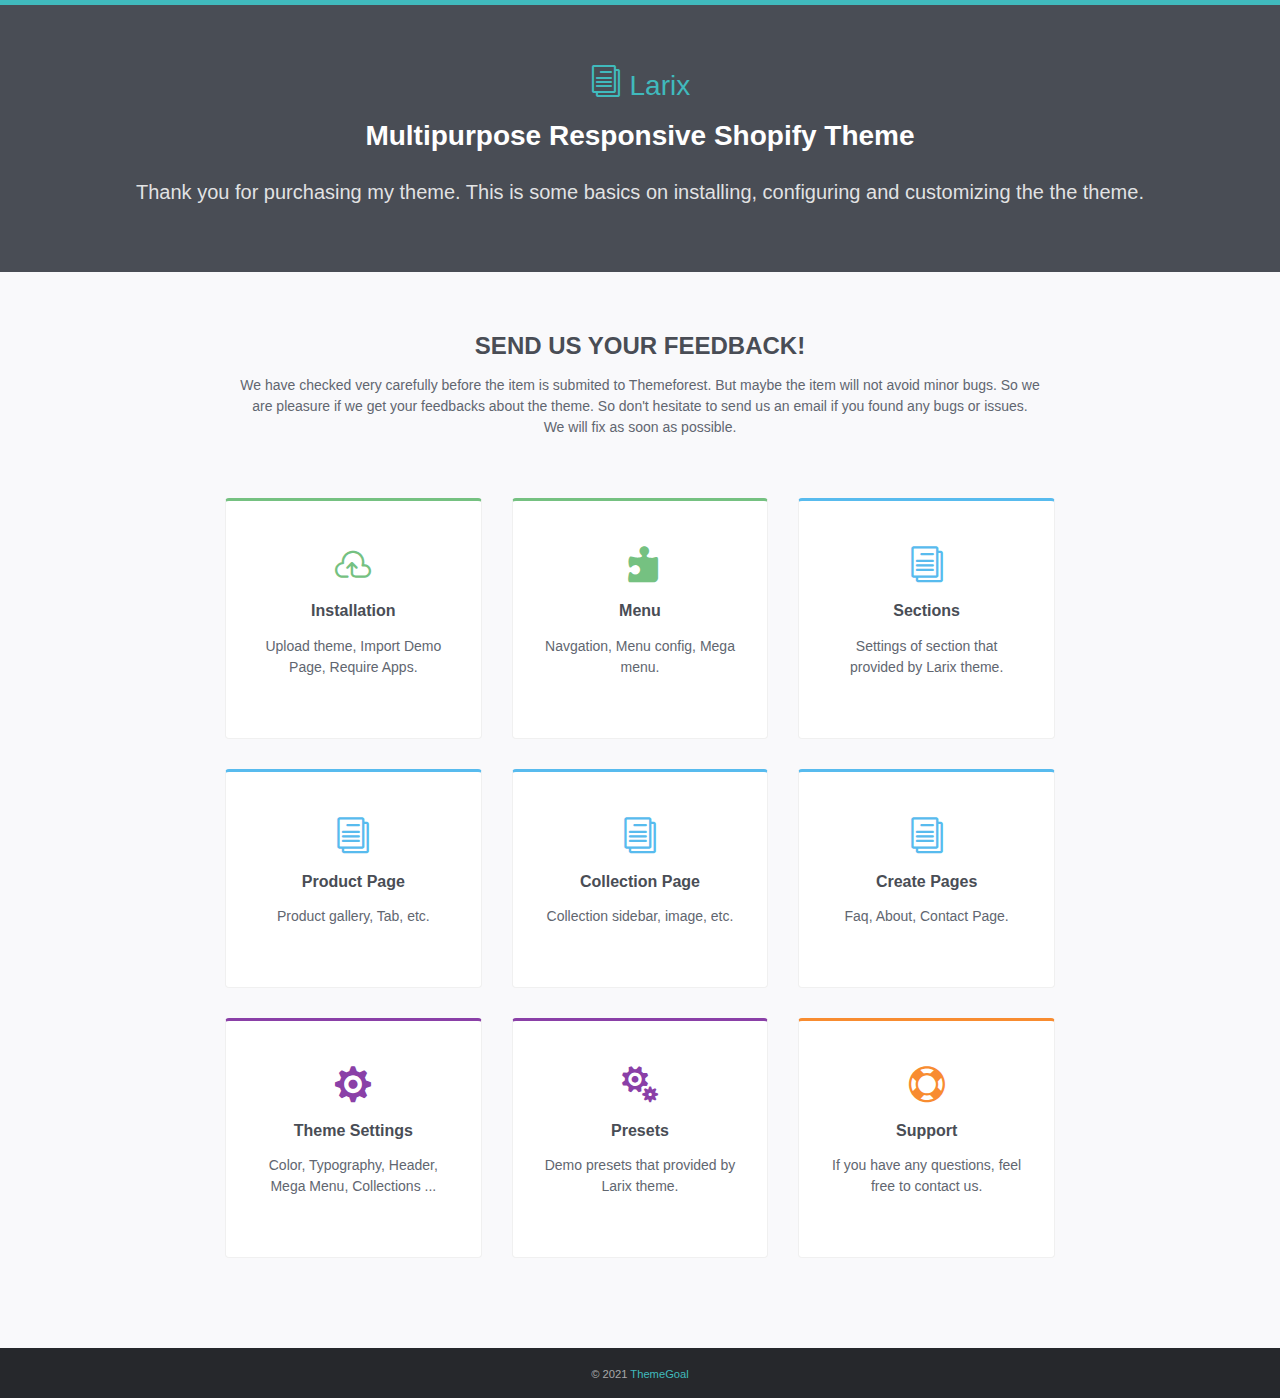
<file: index.html>
<!DOCTYPE html>
<html lang="en"><head>
  <title>Larix - Responsive Shopify Theme </title>
  <!-- Meta -->
  <meta charset="utf-8">
  <meta http-equiv="X-UA-Compatible" content="IE=edge">
  <meta name="viewport" content="width=device-width, initial-scale=1.0">
  <meta name="description" content="Larix - Responsive Shopify Theme">
  <meta name="author" content="">
  <link rel="shortcut icon" href="favicon.png">
  <link rel="stylesheet" href="assets/plugins/bootstrap/css/bootstrap.min.css">

  <link rel="stylesheet" href="assets/plugins/prism/prism.css">

  <link rel="stylesheet" href="assets/plugins/elegant_font/css/style.css">

  <link id="theme-style" rel="stylesheet" href="assets/main.css">

</head>
<body class="landing-page">
    <div class="page-wrapper">

        <header class="header text-center">
            <div class="container">
                <div class="branding">
                    <h1 class="logo">
                        <span aria-hidden="true" class="icon_documents_alt icon"></span>
                        <span class="text-highlight">Larix</span><p class="text-bold">Multipurpose Responsive Shopify Theme</p>
                    </h1>
                </div>
                <div class="tagline">
                    <p>Thank you for purchasing my theme. This is some basics on installing, configuring and customizing the the theme.</p>
                </div>
            </div>
        </header>

        <section class="cards-section text-center">
            <div class="container">
                <h2 class="title">SEND US YOUR FEEDBACK!</h2>
                <div class="intro">
                    <p>
                        We have checked very carefully before the item is submited to Themeforest. But maybe the item will not avoid minor bugs. So we are pleasure if we get your feedbacks about the theme. So don't hesitate to send us an email if you found any bugs or issues. We will fix as soon as possible.
                    </p>

                </div>
                <div id="cards-wrapper" class="cards-wrapper row">
                    <div class="item item-green col-lg-4 col-12">
                        <div class="item-inner">
                            <div class="icon-holder">
                                <span aria-hidden="true" class="icon icon_cloud-upload_alt"></span>
                            </div>
                            <h3 class="title">Installation</h3>
                            <p class="intro">Upload theme, Import Demo Page, Require Apps.</p>
                            <a class="link" href="documents.html"><span></span></a>
                        </div>
                    </div>
                    <div class="item item-green col-lg-4 col-12">
                        <div class="item-inner">
                            <div class="icon-holder">
                                <span aria-hidden="true" class="icon icon_puzzle_alt"></span>
                            </div>
                            <h3 class="title">Menu</h3>
                            <p class="intro">Navgation, Menu config, Mega menu.</p>
                            <a class="link" href="documents.html#menu-section"><span></span></a>
                        </div>
                    </div>
                    <div class="item item-blue col-lg-4 col-12">
                        <div class="item-inner">
                            <div class="icon-holder">
                                <span aria-hidden="true" class="icon icon_documents_alt"></span>
                            </div>
                            <h3 class="title">Sections</h3>
                            <p class="intro">Settings of section that provided by Larix theme.</p>
                            <a class="link" href="documents.html#sections-section"><span></span></a>
                        </div>
                    </div>
                    <div class="item item-blue col-lg-4 col-12">
                        <div class="item-inner">
                            <div class="icon-holder">
                                <span aria-hidden="true" class="icon icon_documents_alt"></span>
                            </div>
                            <h3 class="title">Product Page</h3>
                            <p class="intro">Product gallery, Tab, etc.</p>
                            <a class="link" href="documents.html#product-page-section"><span></span></a>
                        </div>
                    </div>
                    <div class="item item-blue col-lg-4 col-12">
                        <div class="item-inner">
                            <div class="icon-holder">
                                <span aria-hidden="true" class="icon icon_documents_alt"></span>
                            </div>
                            <h3 class="title">Collection Page</h3>
                            <p class="intro">Collection sidebar, image, etc.</p>
                            <a class="link" href="documents.html#collection-page-section"><span></span></a>
                        </div>
                    </div>
                    <div class="item item-blue col-lg-4 col-12">
                        <div class="item-inner">
                            <div class="icon-holder">
                                <span aria-hidden="true" class="icon icon_documents_alt"></span>
                            </div>
                            <h3 class="title">Create Pages</h3>
                            <p class="intro">Faq, About, Contact Page.</p>
                            <a class="link" href="documents.html#create-pages-section"><span></span></a>
                        </div>
                    </div>
                    <div class="item item-purple col-lg-4 col-12">
                        <div class="item-inner">
                            <div class="icon-holder">
                                <span aria-hidden="true" class="icon icon_cog"></span>
                            </div>
                            <h3 class="title">Theme Settings</h3>
                            <p class="intro">Color, Typography, Header, Mega Menu, Collections ...</p>
                            <a class="link" href="documents.html#configuration-section"><span></span></a>
                        </div>
                    </div> 
                    
                    
                    <div class="item item-purple col-lg-4 col-12">
                        <div class="item-inner">
                            <div class="icon-holder">
                                <span aria-hidden="true" class="icon icon_cogs"></span>
                            </div>
                            <h3 class="title">Presets</h3>
                            <p class="intro">Demo presets that provided by Larix theme.</p>
                            <a class="link" href="presets.html" target="_blank"></a>
                        </div>
                    </div>
                    <div class="item item-orange col-lg-4 col-12">
                        <div class="item-inner">
                            <div class="icon-holder">
                                <span aria-hidden="true" class="icon icon_lifesaver"></span>
                            </div>
                            <h3 class="title">Support</h3>
                            <p class="intro">If you have any questions, feel free to contact us.</p>
                            <a class="link" href="documents.html#support-section"><span></span></a>
                        </div>
                    </div>
                </div>

            </div>
        </section>
    </div><footer id="footer" class="footer text-center">
  <div class="container">
    <small class="copyright">© 2021 <a href="https://themegoal.com/" target="_blank">ThemeGoal</a> </small>
  </div>
</footer>
<script type="text/javascript" src="assets/plugins/jquery-3.3.1.min.js"></script>
    <script type="text/javascript" src="assets/plugins/bootstrap/js/bootstrap.min.js"></script>
    <script type="text/javascript" src="assets/plugins/stickyfill/dist/stickyfill.min.js"></script>
    <script type="text/javascript" src="assets/js/main.js"></script>



</body>




</html>
</file>
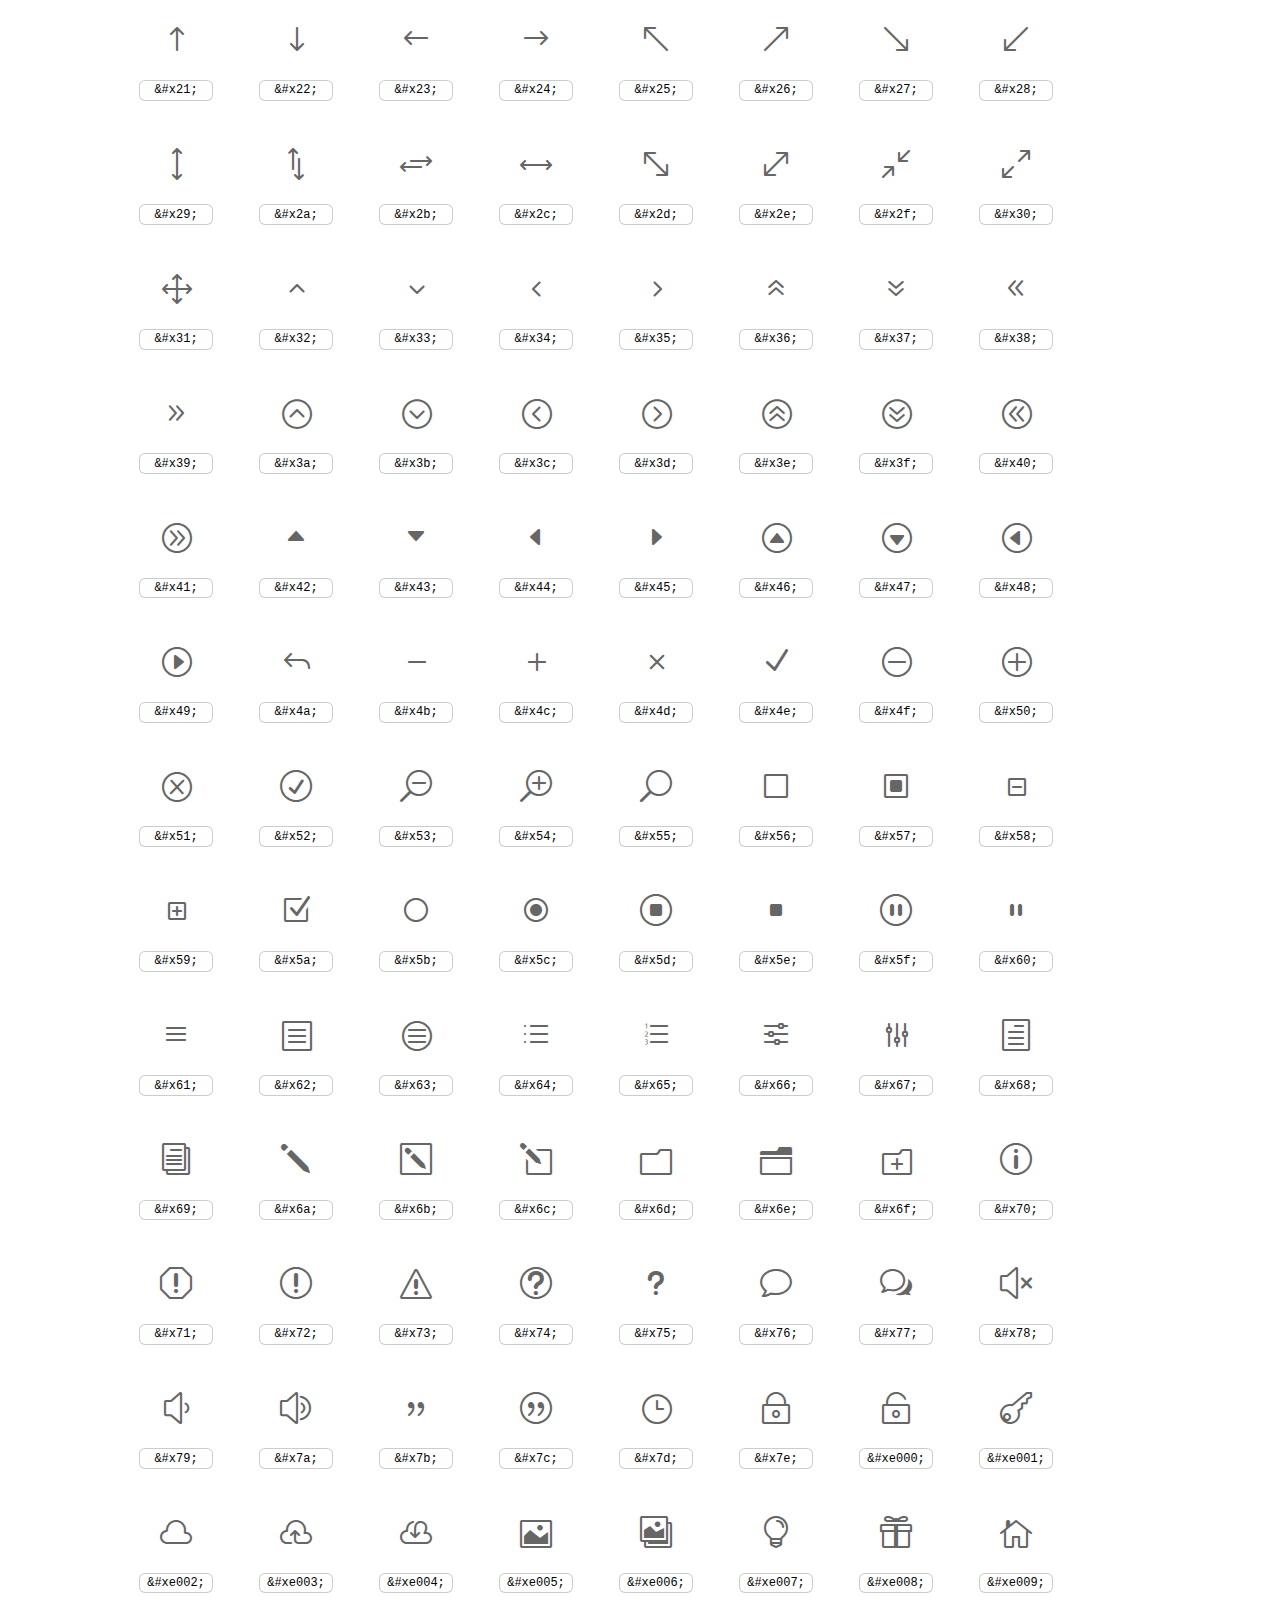
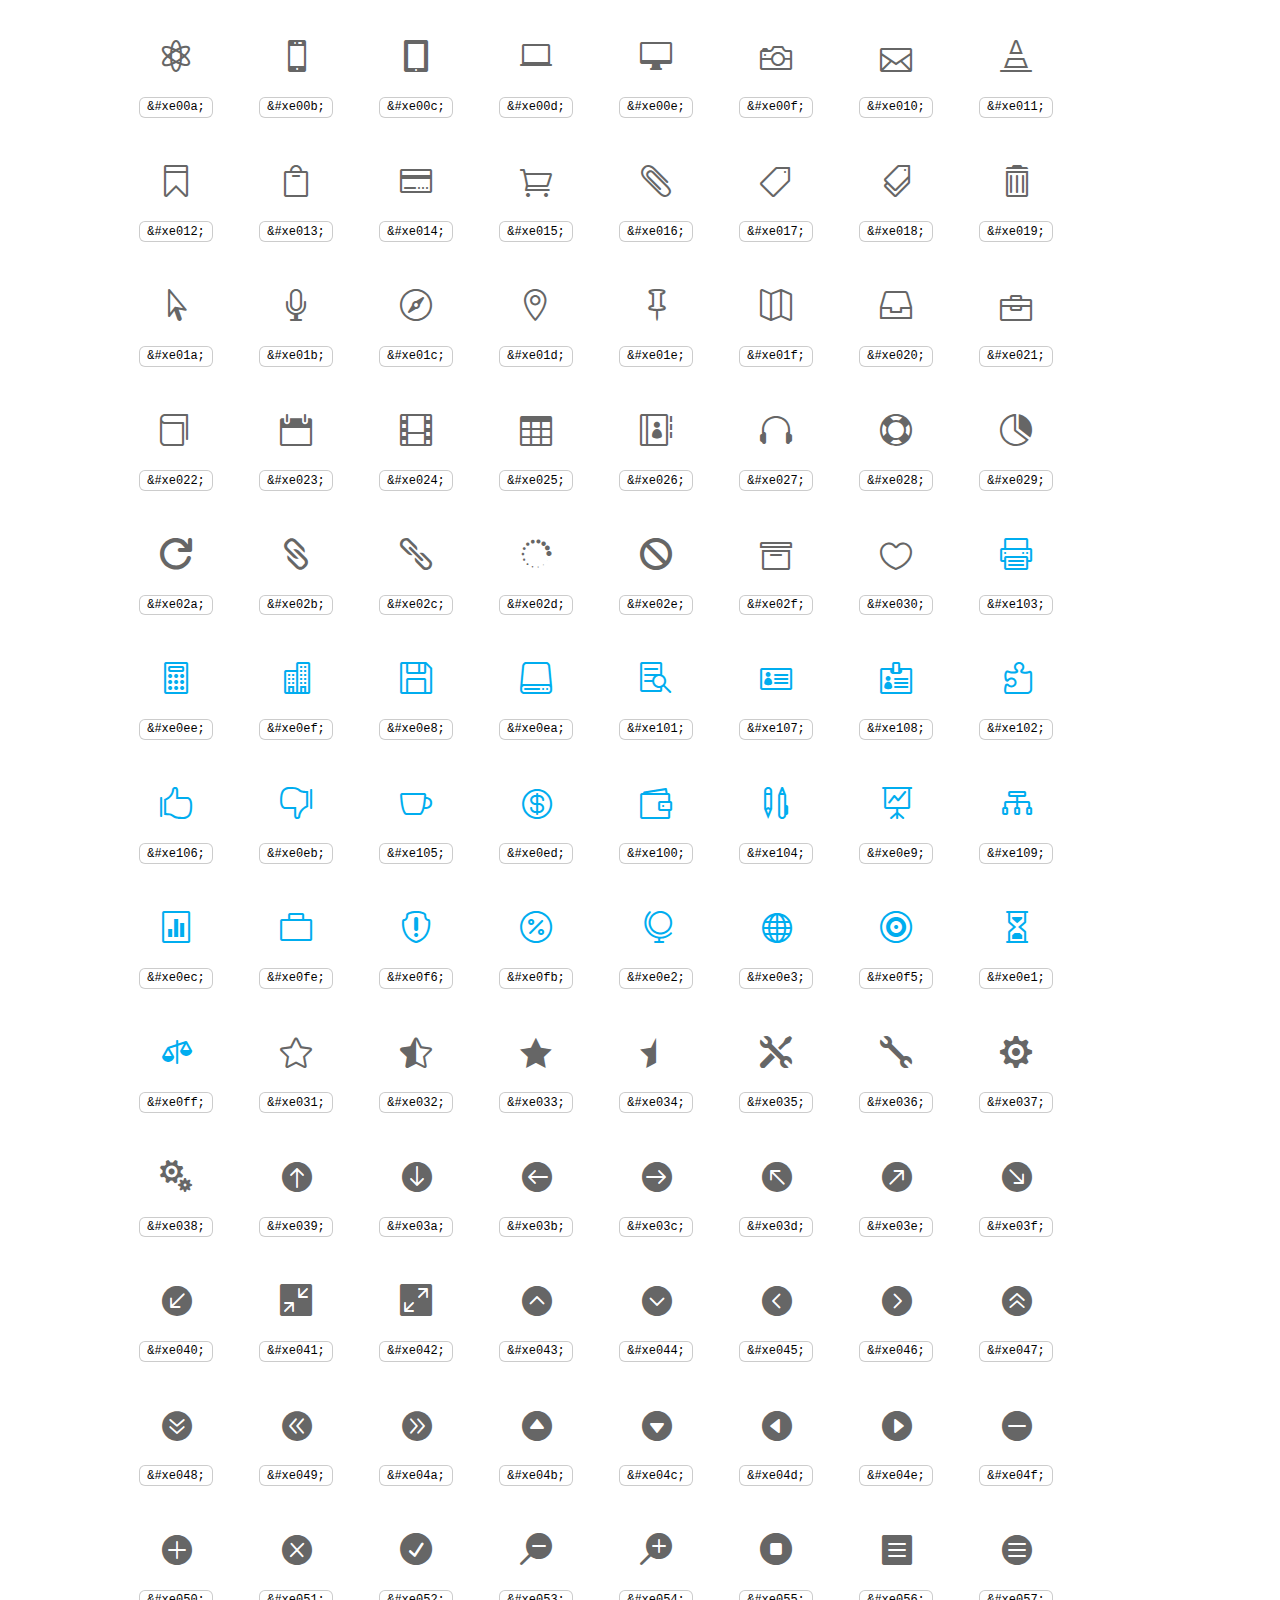
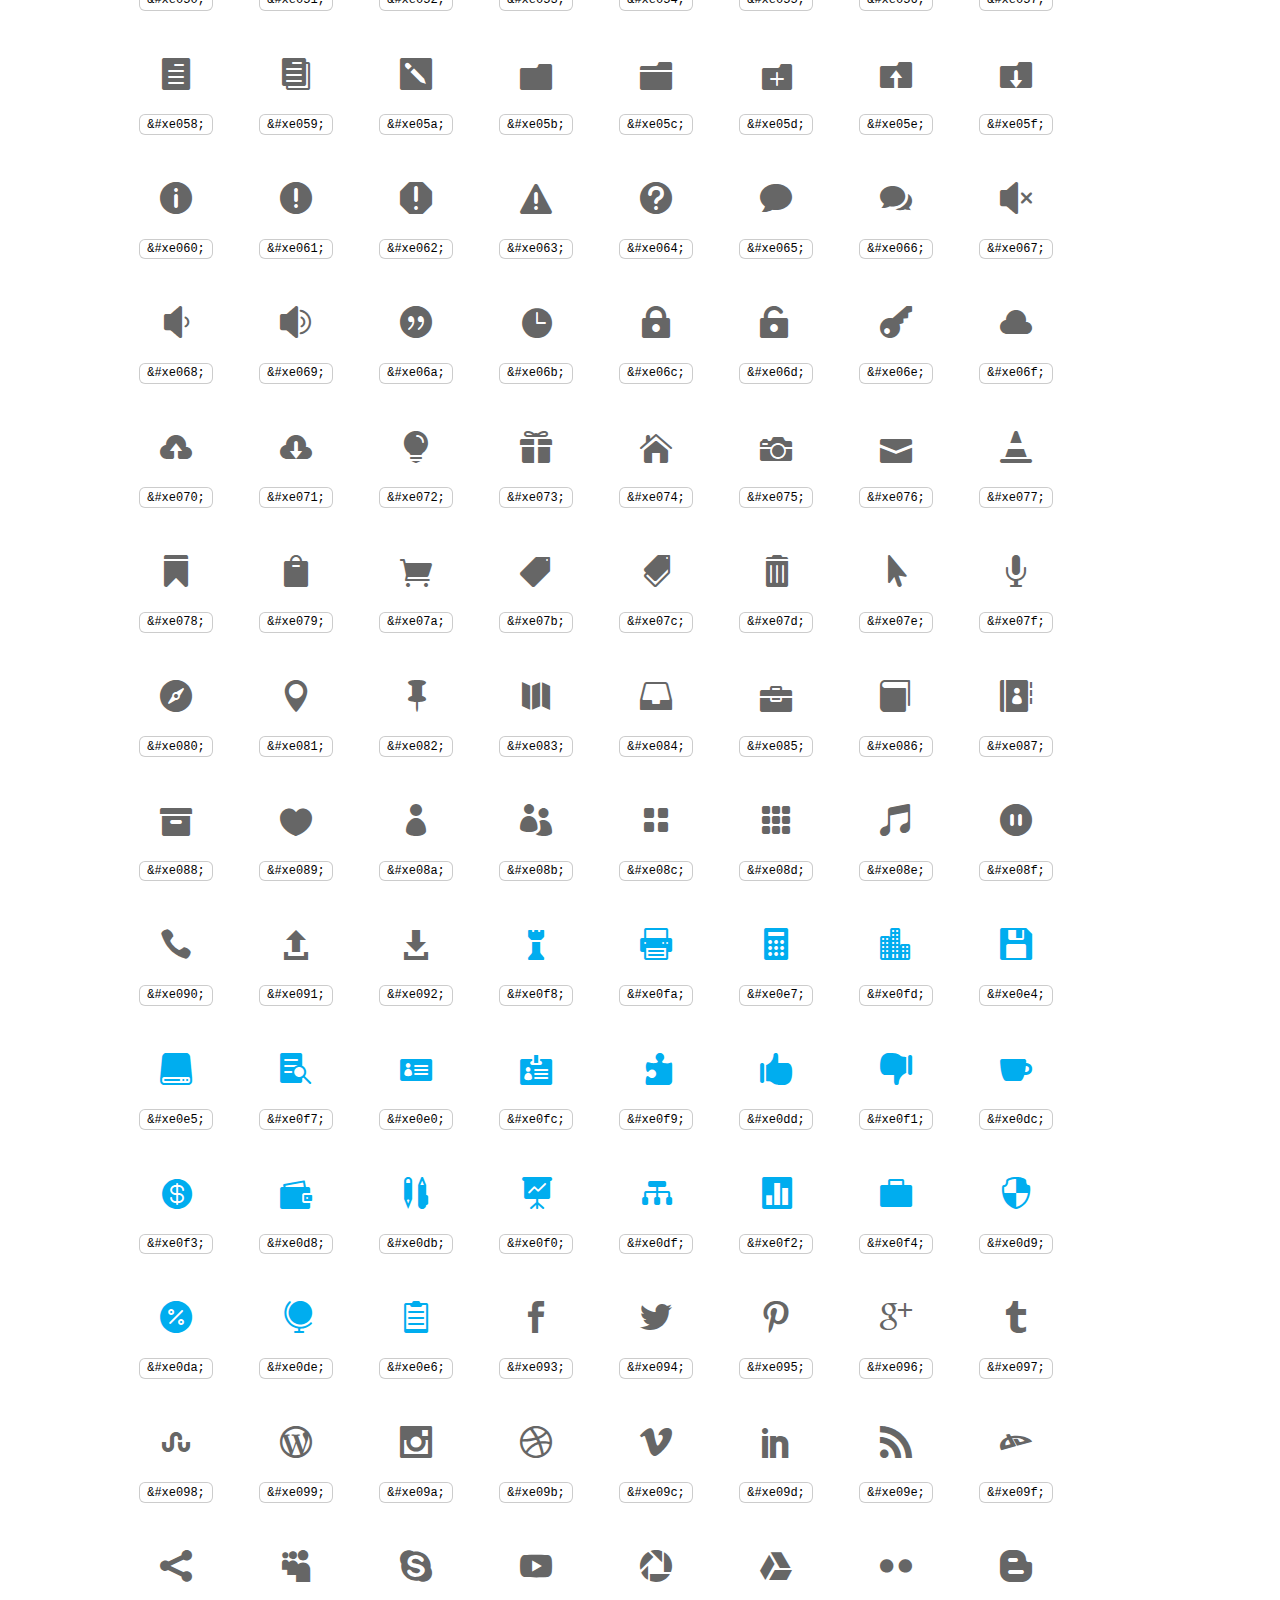
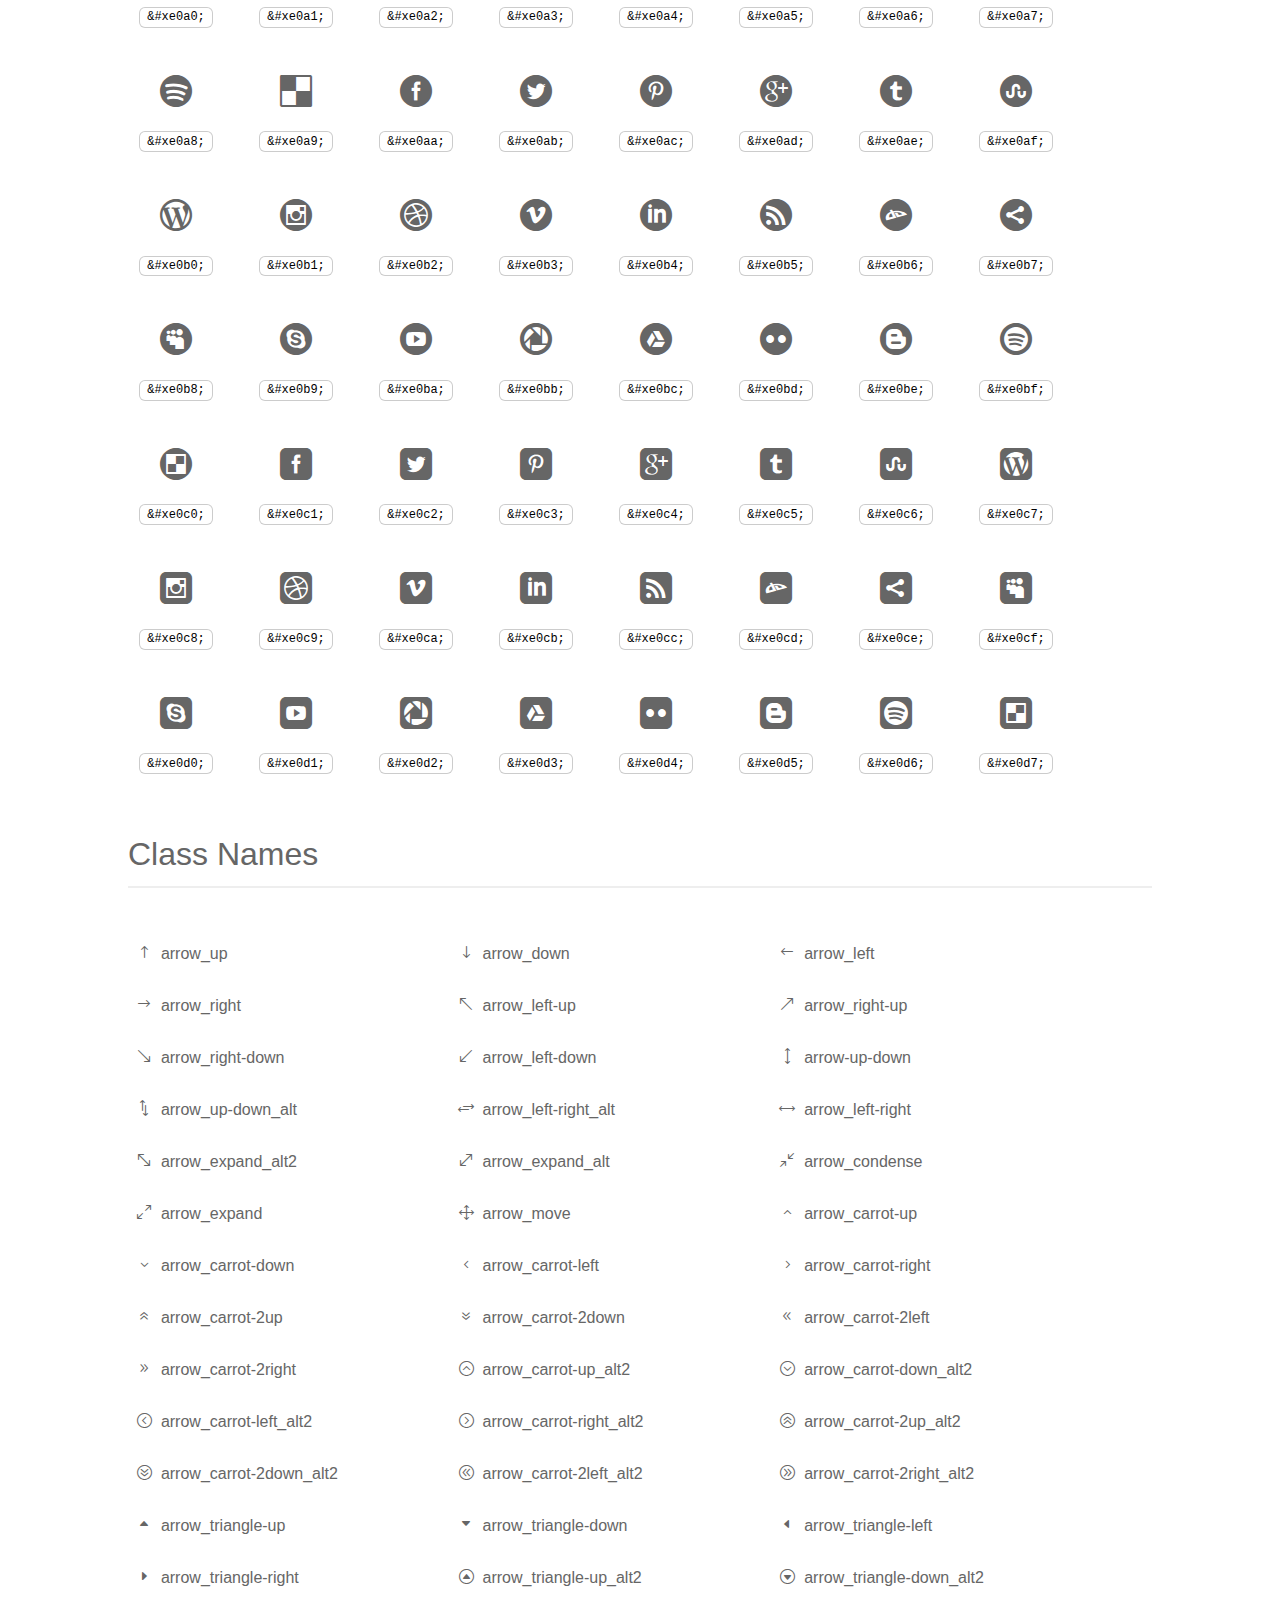
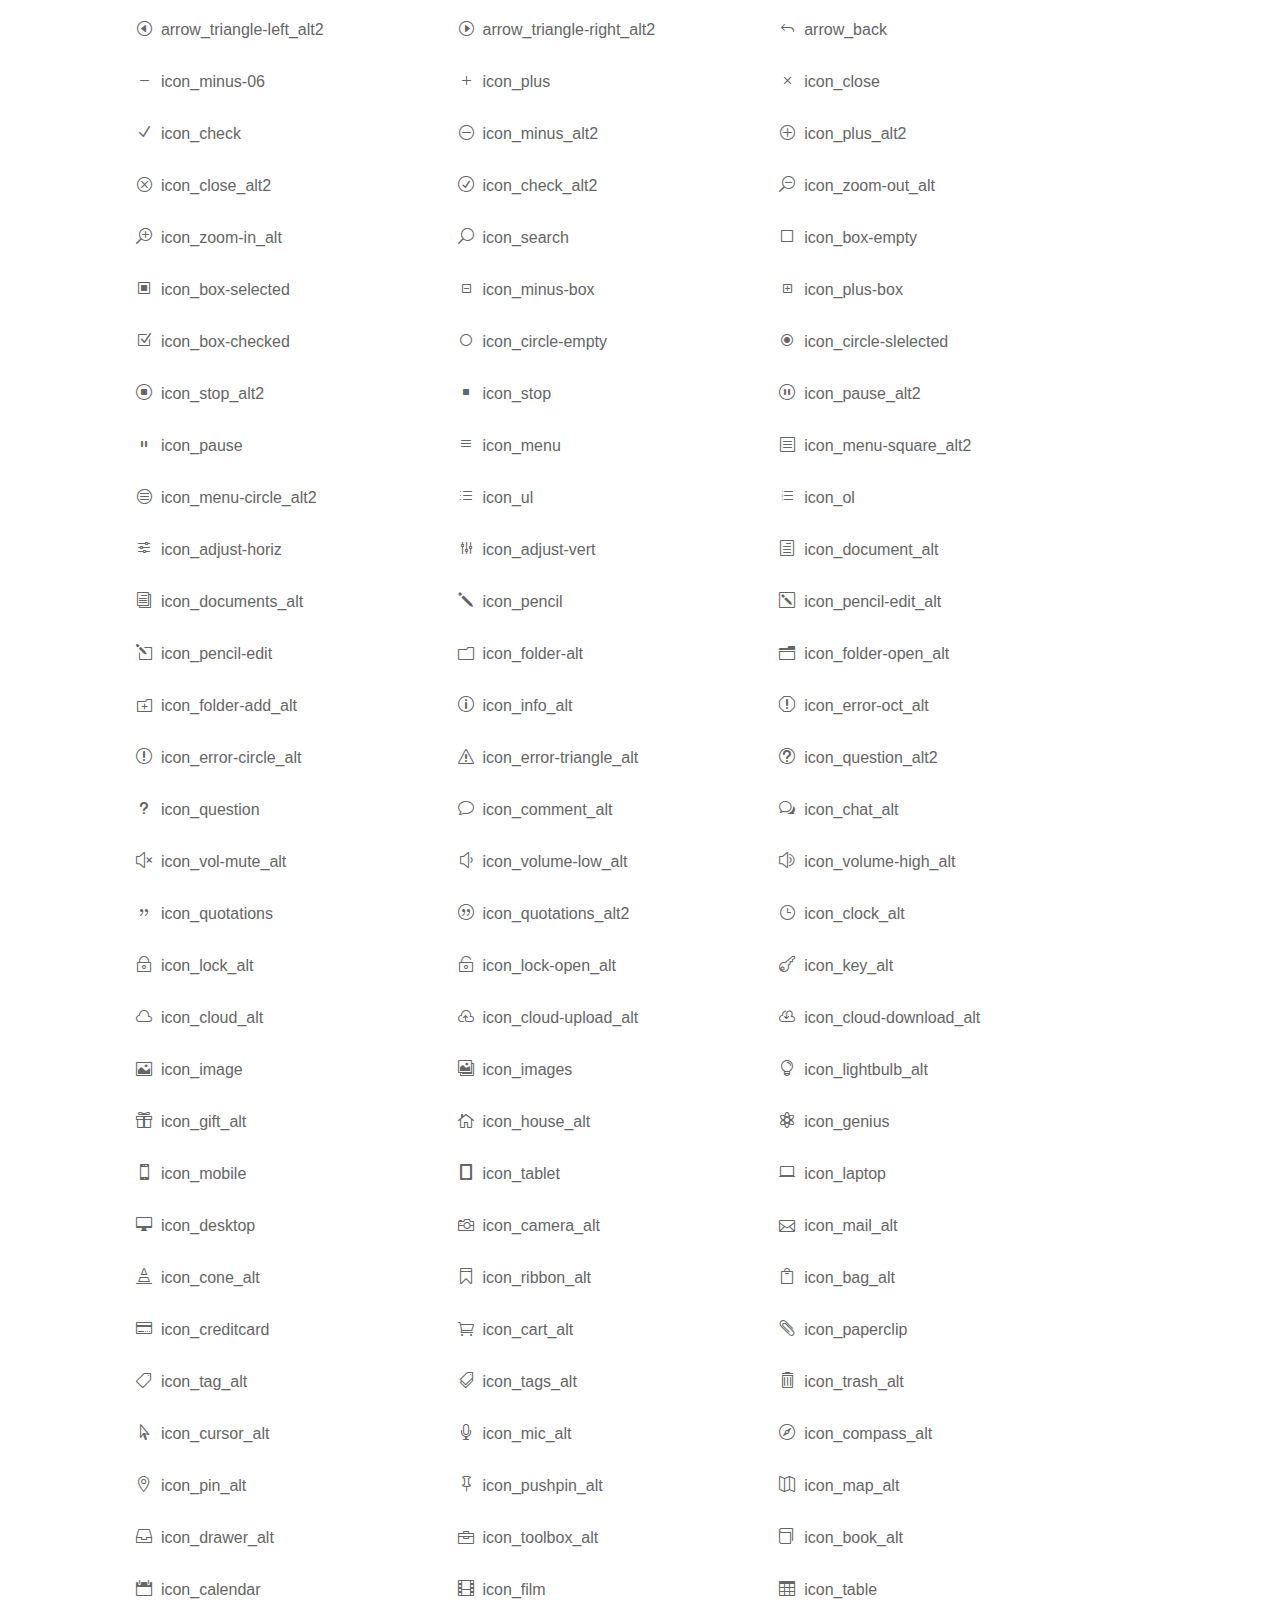
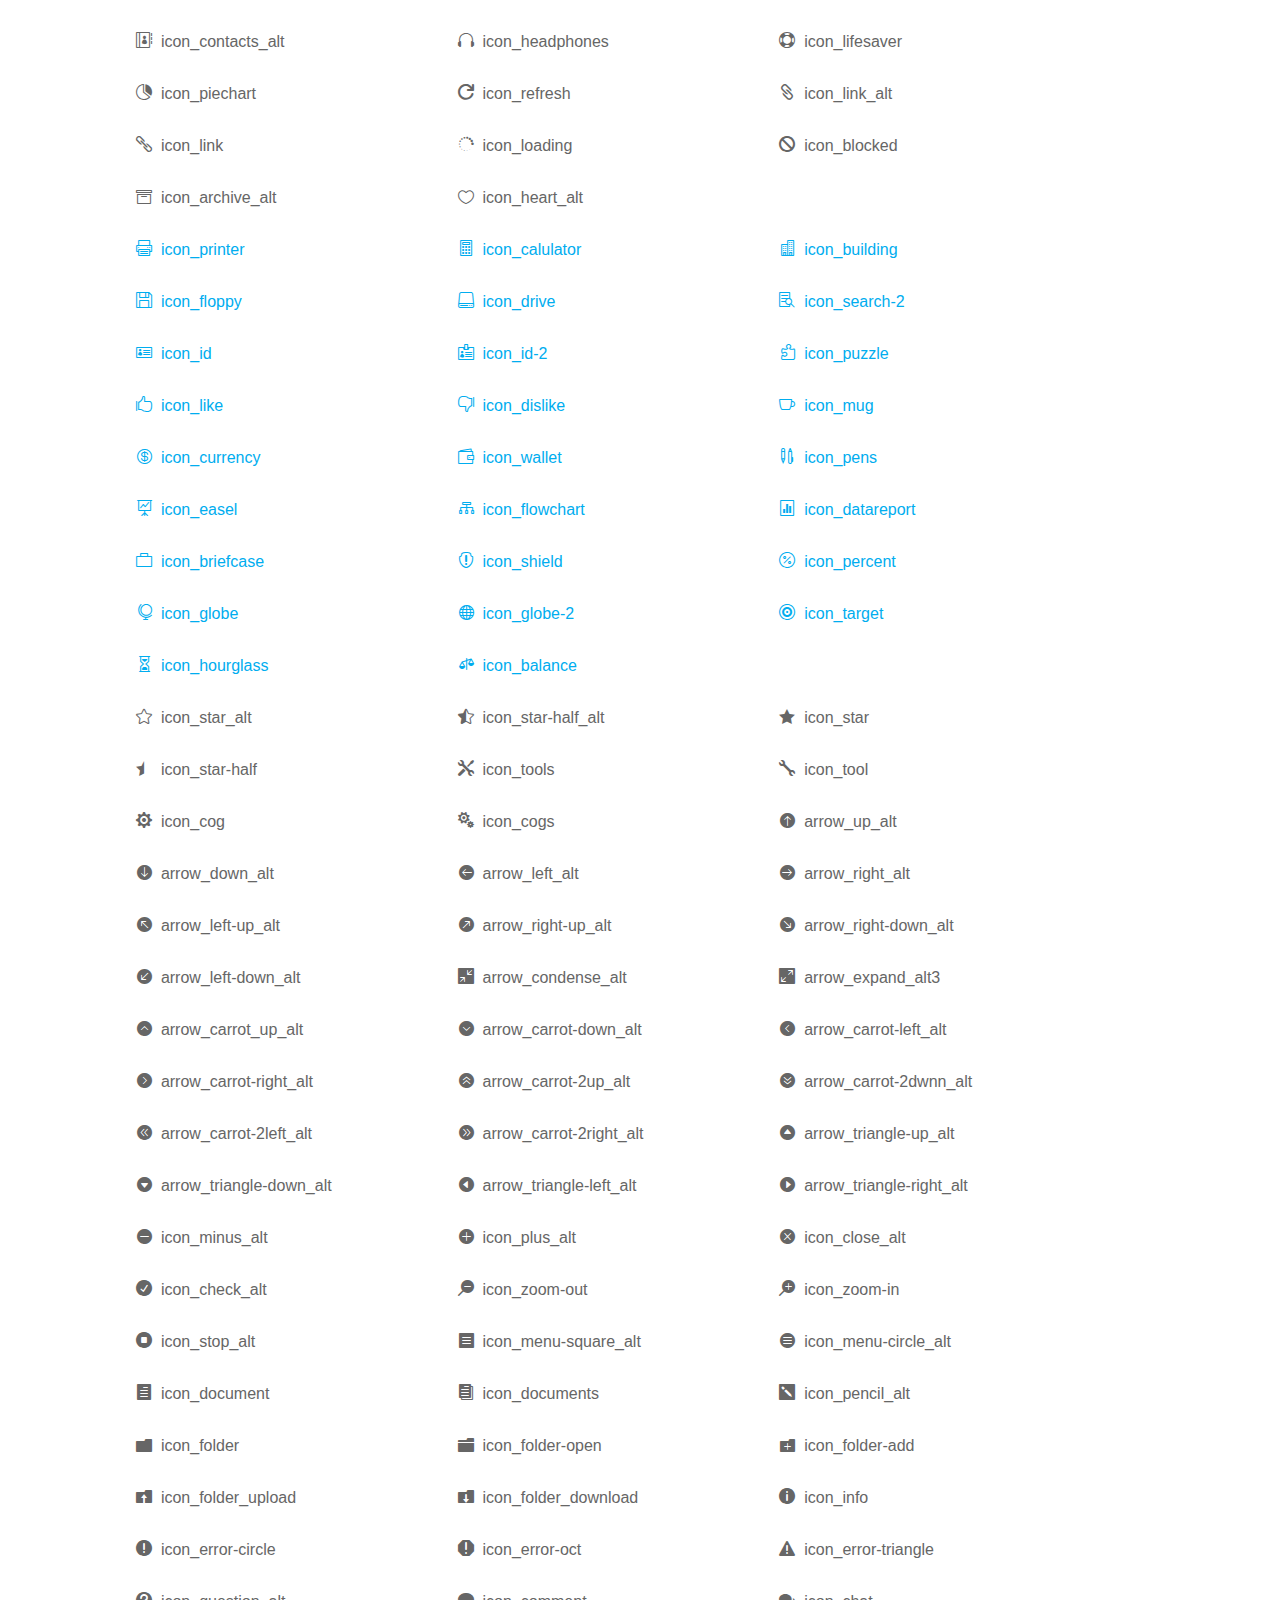
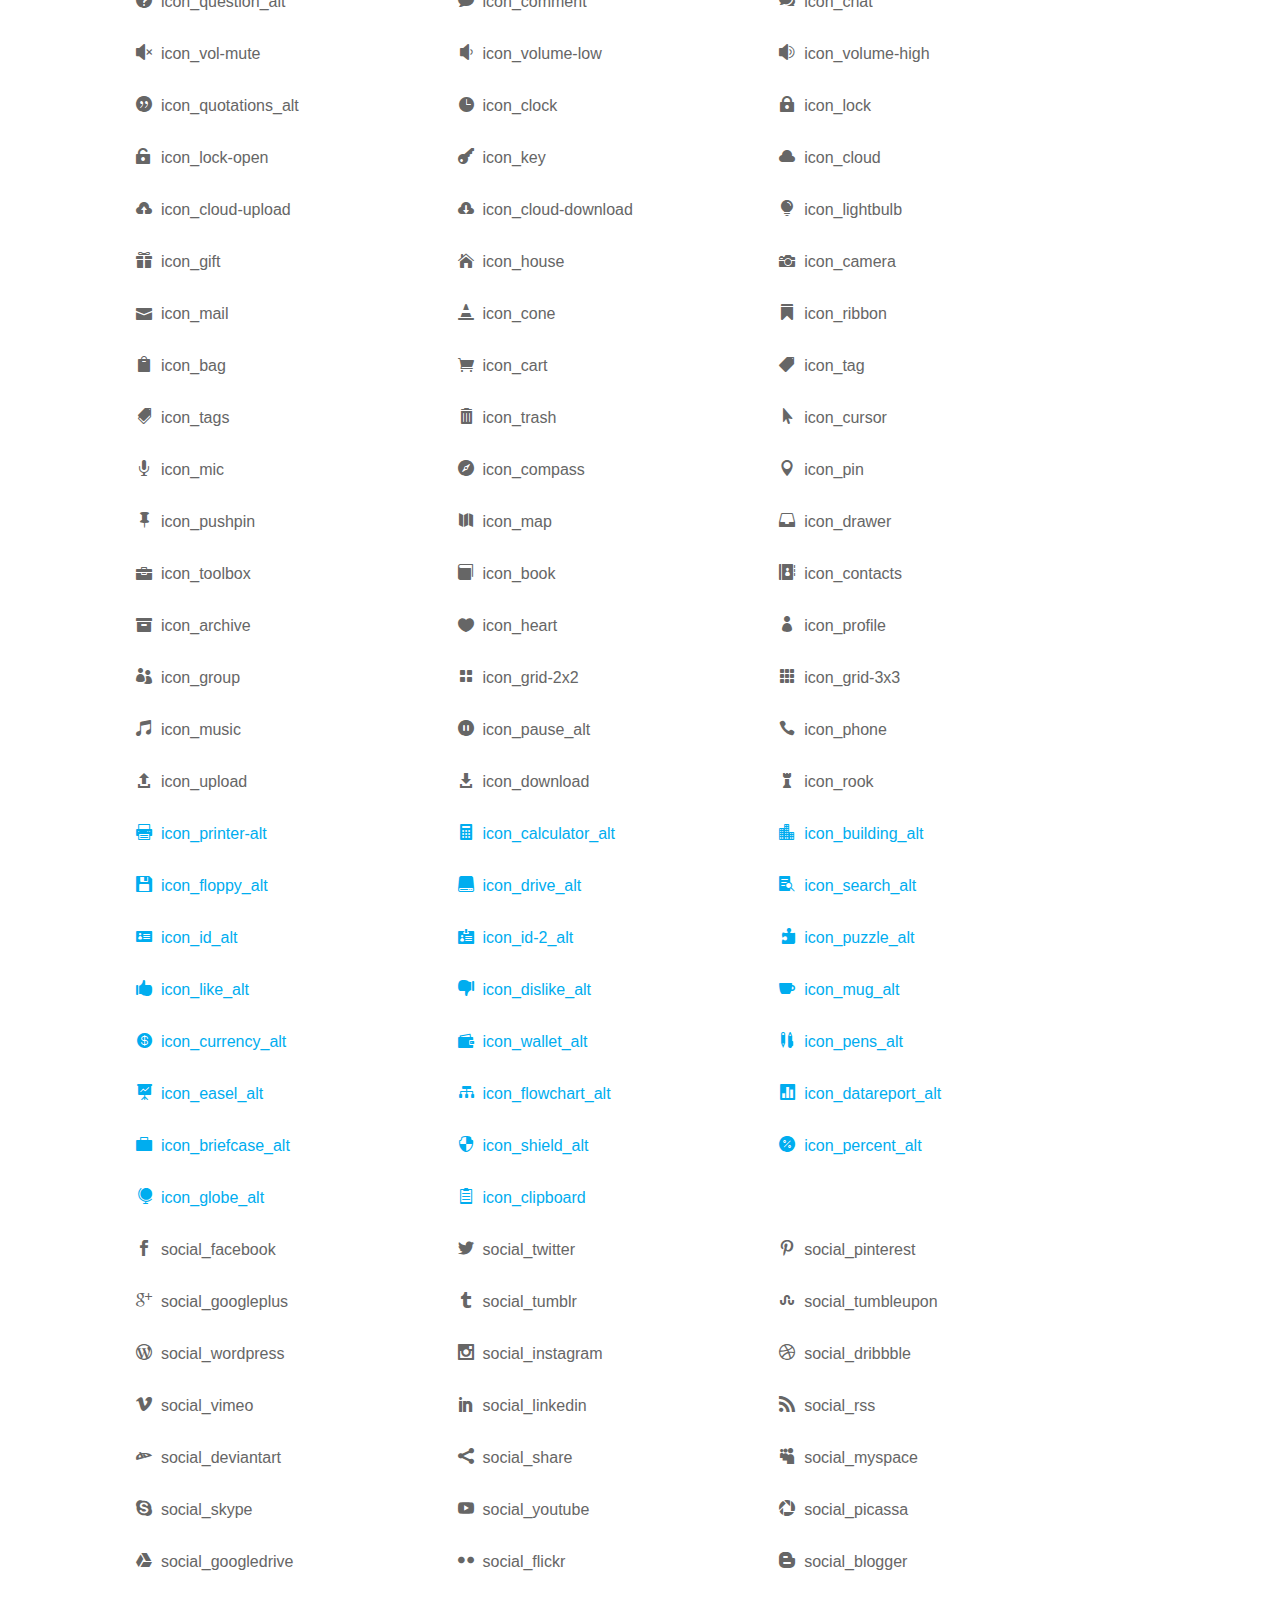
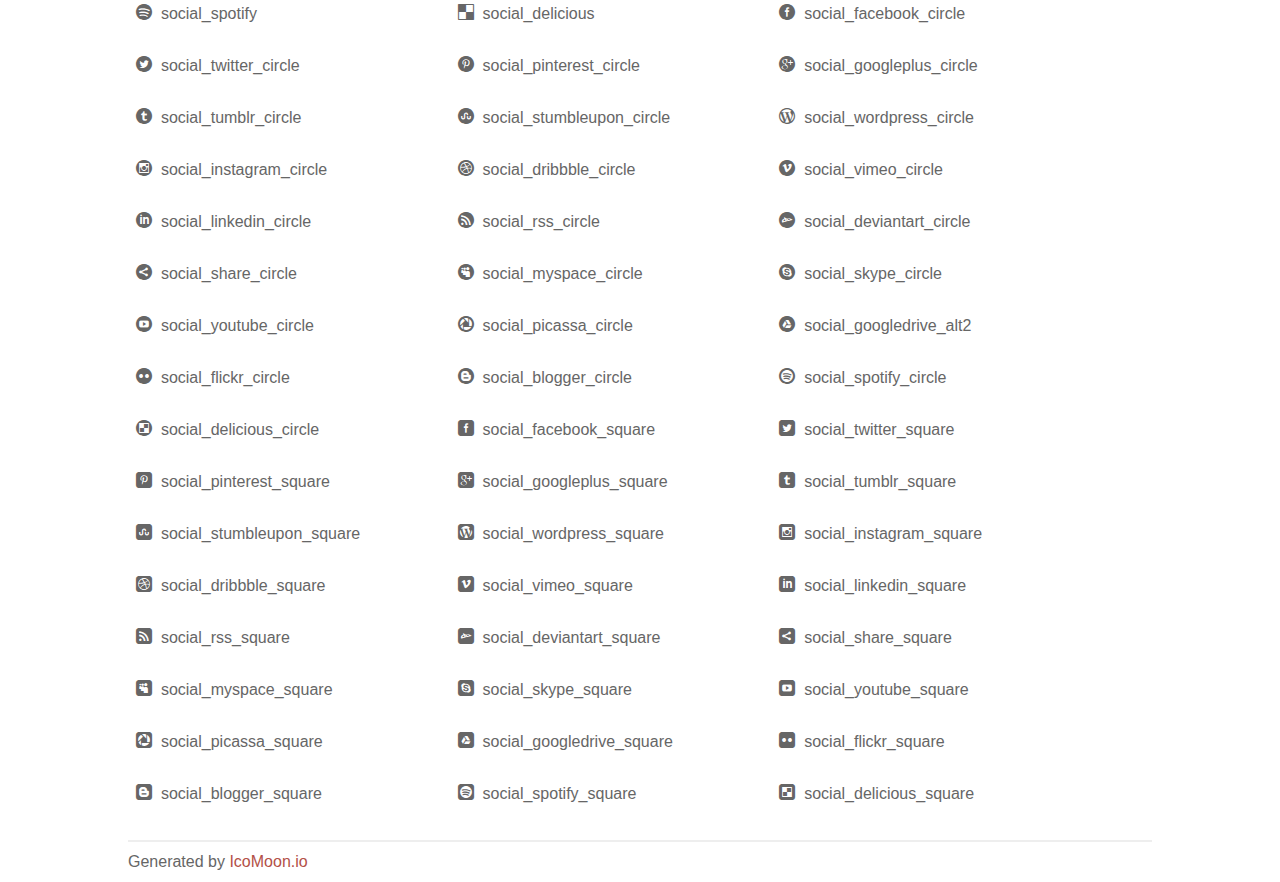
<file: assets/plugins/elegant_font/css/index.html>
<!doctype html>
<html>
<head>
<title>Your Font/Glyphs</title>
<link rel="stylesheet" href="style.css" />
<!--[if lte IE 7]><script src="lte-ie7.js"></script><![endif]-->
<style>
	section, header, footer {display: block;}
	body {
		font-family: sans-serif;
		color: #666;
		line-height: 1.5;
		font-size: 1em;
	}
	* {
		-moz-box-sizing: border-box;
		-webkit-box-sizing: border-box;
		box-sizing: border-box;
		margin: 0;
		padding: 0;
	}
	.glyph {
		float: left;
		text-align: center;
		padding: .75em;
		margin: .4em 1.5em .75em 0;
		width: 6em;
		text-shadow: none;
	}
	
	.glyph input {
		font-family: consolas, monospace;
		font-size: 12px;
		width: 100%;
		text-align: center;
		border: 0;
		box-shadow: 0 0 0 1px #ccc;
		padding: .2em;
                -moz-border-radius: 5px;
                -webkit-border-radius: 5px;
	}
	
	

	.new {
		color:#00adef !important;
	}

	
	.w-main {
		width: 80%;
	}
	.centered {
		margin-left: auto;
		margin-right: auto;
	}
	.fs1 {
		font-size: 2em;
	}
	header {
		margin: 2em 0;
		padding-bottom: .5em;
		color: #666;
		box-shadow: 0 2px #eee;
	}
	header h1 {
		font-size: 2em;
		font-weight: normal;
	}
	.clearfix:before, .clearfix:after { content: ""; display: table; }
	.clearfix:after, .clear { clear: both; }
	footer {
		margin-top: 2em;
		padding: .5em 0;
		box-shadow: 0 -2px #eee;
	}
	a, a:visited {
		color: #B35047;
		text-decoration: none;
	}
	a:hover, a:focus {color: #000;}
	
	.box1 {
		font-size: 16px;
		display: inline-block;
		width: 30%;
		padding: .25em .5em;
		margin: 20px 10px 0 0;
	}
</style>
</head>
<body>
	<div class="w-main centered">
	<section class="mtm clearfix" id="glyphs">
	<div class="glyph">
		<div class="fs1" aria-hidden="true" data-icon="&#x21;"></div>
		<input type="text" readonly value="&amp;#x21;" />
	</div>
	<div class="glyph">
		<div class="fs1" aria-hidden="true" data-icon="&#x22;"></div>
		<input type="text" readonly value="&amp;#x22;" />
	</div>
	<div class="glyph">
		<div class="fs1" aria-hidden="true" data-icon="&#x23;"></div>
		<input type="text" readonly value="&amp;#x23;" />
	</div>
	<div class="glyph">
		<div class="fs1" aria-hidden="true" data-icon="&#x24;"></div>
		<input type="text" readonly value="&amp;#x24;" />
	</div>
	<div class="glyph">
		<div class="fs1" aria-hidden="true" data-icon="&#x25;"></div>
		<input type="text" readonly value="&amp;#x25;" />
	</div>
	<div class="glyph">
		<div class="fs1" aria-hidden="true" data-icon="&#x26;"></div>
		<input type="text" readonly value="&amp;#x26;" />
	</div>
	<div class="glyph">
		<div class="fs1" aria-hidden="true" data-icon="&#x27;"></div>
		<input type="text" readonly value="&amp;#x27;" />
	</div>
	<div class="glyph">
		<div class="fs1" aria-hidden="true" data-icon="&#x28;"></div>
		<input type="text" readonly value="&amp;#x28;" />
	</div>
	<div class="glyph">
		<div class="fs1" aria-hidden="true" data-icon="&#x29;"></div>
		<input type="text" readonly value="&amp;#x29;" />
	</div>
	<div class="glyph">
		<div class="fs1" aria-hidden="true" data-icon="&#x2a;"></div>
		<input type="text" readonly value="&amp;#x2a;" />
	</div>
	<div class="glyph">
		<div class="fs1" aria-hidden="true" data-icon="&#x2b;"></div>
		<input type="text" readonly value="&amp;#x2b;" />
	</div>
	<div class="glyph">
		<div class="fs1" aria-hidden="true" data-icon="&#x2c;"></div>
		<input type="text" readonly value="&amp;#x2c;" />
	</div>
	<div class="glyph">
		<div class="fs1" aria-hidden="true" data-icon="&#x2d;"></div>
		<input type="text" readonly value="&amp;#x2d;" />
	</div>
	<div class="glyph">
		<div class="fs1" aria-hidden="true" data-icon="&#x2e;"></div>
		<input type="text" readonly value="&amp;#x2e;" />
	</div>
	<div class="glyph">
		<div class="fs1" aria-hidden="true" data-icon="&#x2f;"></div>
		<input type="text" readonly value="&amp;#x2f;" />
	</div>
	<div class="glyph">
		<div class="fs1" aria-hidden="true" data-icon="&#x30;"></div>
		<input type="text" readonly value="&amp;#x30;" />
	</div>
	<div class="glyph">
		<div class="fs1" aria-hidden="true" data-icon="&#x31;"></div>
		<input type="text" readonly value="&amp;#x31;" />
	</div>
	<div class="glyph">
		<div class="fs1" aria-hidden="true" data-icon="&#x32;"></div>
		<input type="text" readonly value="&amp;#x32;" />
	</div>
	<div class="glyph">
		<div class="fs1" aria-hidden="true" data-icon="&#x33;"></div>
		<input type="text" readonly value="&amp;#x33;" />
	</div>
	<div class="glyph">
		<div class="fs1" aria-hidden="true" data-icon="&#x34;"></div>
		<input type="text" readonly value="&amp;#x34;" />
	</div>
	<div class="glyph">
		<div class="fs1" aria-hidden="true" data-icon="&#x35;"></div>
		<input type="text" readonly value="&amp;#x35;" />
	</div>
	<div class="glyph">
		<div class="fs1" aria-hidden="true" data-icon="&#x36;"></div>
		<input type="text" readonly value="&amp;#x36;" />
	</div>
	<div class="glyph">
		<div class="fs1" aria-hidden="true" data-icon="&#x37;"></div>
		<input type="text" readonly value="&amp;#x37;" />
	</div>
	<div class="glyph">
		<div class="fs1" aria-hidden="true" data-icon="&#x38;"></div>
		<input type="text" readonly value="&amp;#x38;" />
	</div>
	<div class="glyph">
		<div class="fs1" aria-hidden="true" data-icon="&#x39;"></div>
		<input type="text" readonly value="&amp;#x39;" />
	</div>
	<div class="glyph">
		<div class="fs1" aria-hidden="true" data-icon="&#x3a;"></div>
		<input type="text" readonly value="&amp;#x3a;" />
	</div>
	<div class="glyph">
		<div class="fs1" aria-hidden="true" data-icon="&#x3b;"></div>
		<input type="text" readonly value="&amp;#x3b;" />
	</div>
	<div class="glyph">
		<div class="fs1" aria-hidden="true" data-icon="&#x3c;"></div>
		<input type="text" readonly value="&amp;#x3c;" />
	</div>
	<div class="glyph">
		<div class="fs1" aria-hidden="true" data-icon="&#x3d;"></div>
		<input type="text" readonly value="&amp;#x3d;" />
	</div>
	<div class="glyph">
		<div class="fs1" aria-hidden="true" data-icon="&#x3e;"></div>
		<input type="text" readonly value="&amp;#x3e;" />
	</div>
	<div class="glyph">
		<div class="fs1" aria-hidden="true" data-icon="&#x3f;"></div>
		<input type="text" readonly value="&amp;#x3f;" />
	</div>
	<div class="glyph">
		<div class="fs1" aria-hidden="true" data-icon="&#x40;"></div>
		<input type="text" readonly value="&amp;#x40;" />
	</div>
	<div class="glyph">
		<div class="fs1" aria-hidden="true" data-icon="&#x41;"></div>
		<input type="text" readonly value="&amp;#x41;" />
	</div>
	<div class="glyph">
		<div class="fs1" aria-hidden="true" data-icon="&#x42;"></div>
		<input type="text" readonly value="&amp;#x42;" />
	</div>
	<div class="glyph">
		<div class="fs1" aria-hidden="true" data-icon="&#x43;"></div>
		<input type="text" readonly value="&amp;#x43;" />
	</div>
	<div class="glyph">
		<div class="fs1" aria-hidden="true" data-icon="&#x44;"></div>
		<input type="text" readonly value="&amp;#x44;" />
	</div>
	<div class="glyph">
		<div class="fs1" aria-hidden="true" data-icon="&#x45;"></div>
		<input type="text" readonly value="&amp;#x45;" />
	</div>
	<div class="glyph">
		<div class="fs1" aria-hidden="true" data-icon="&#x46;"></div>
		<input type="text" readonly value="&amp;#x46;" />
	</div>
	<div class="glyph">
		<div class="fs1" aria-hidden="true" data-icon="&#x47;"></div>
		<input type="text" readonly value="&amp;#x47;" />
	</div>
	<div class="glyph">
		<div class="fs1" aria-hidden="true" data-icon="&#x48;"></div>
		<input type="text" readonly value="&amp;#x48;" />
	</div>
	<div class="glyph">
		<div class="fs1" aria-hidden="true" data-icon="&#x49;"></div>
		<input type="text" readonly value="&amp;#x49;" />
	</div>
	<div class="glyph">
		<div class="fs1" aria-hidden="true" data-icon="&#x4a;"></div>
		<input type="text" readonly value="&amp;#x4a;" />
	</div>
	<div class="glyph">
		<div class="fs1" aria-hidden="true" data-icon="&#x4b;"></div>
		<input type="text" readonly value="&amp;#x4b;" />
	</div>
	<div class="glyph">
		<div class="fs1" aria-hidden="true" data-icon="&#x4c;"></div>
		<input type="text" readonly value="&amp;#x4c;" />
	</div>
	<div class="glyph">
		<div class="fs1" aria-hidden="true" data-icon="&#x4d;"></div>
		<input type="text" readonly value="&amp;#x4d;" />
	</div>
	<div class="glyph">
		<div class="fs1" aria-hidden="true" data-icon="&#x4e;"></div>
		<input type="text" readonly value="&amp;#x4e;" />
	</div>
	<div class="glyph">
		<div class="fs1" aria-hidden="true" data-icon="&#x4f;"></div>
		<input type="text" readonly value="&amp;#x4f;" />
	</div>
	<div class="glyph">
		<div class="fs1" aria-hidden="true" data-icon="&#x50;"></div>
		<input type="text" readonly value="&amp;#x50;" />
	</div>
	<div class="glyph">
		<div class="fs1" aria-hidden="true" data-icon="&#x51;"></div>
		<input type="text" readonly value="&amp;#x51;" />
	</div>
	<div class="glyph">
		<div class="fs1" aria-hidden="true" data-icon="&#x52;"></div>
		<input type="text" readonly value="&amp;#x52;" />
	</div>
	<div class="glyph">
		<div class="fs1" aria-hidden="true" data-icon="&#x53;"></div>
		<input type="text" readonly value="&amp;#x53;" />
	</div>
	<div class="glyph">
		<div class="fs1" aria-hidden="true" data-icon="&#x54;"></div>
		<input type="text" readonly value="&amp;#x54;" />
	</div>
	<div class="glyph">
		<div class="fs1" aria-hidden="true" data-icon="&#x55;"></div>
		<input type="text" readonly value="&amp;#x55;" />
	</div>
	<div class="glyph">
		<div class="fs1" aria-hidden="true" data-icon="&#x56;"></div>
		<input type="text" readonly value="&amp;#x56;" />
	</div>
	<div class="glyph">
		<div class="fs1" aria-hidden="true" data-icon="&#x57;"></div>
		<input type="text" readonly value="&amp;#x57;" />
	</div>
	<div class="glyph">
		<div class="fs1" aria-hidden="true" data-icon="&#x58;"></div>
		<input type="text" readonly value="&amp;#x58;" />
	</div>
	<div class="glyph">
		<div class="fs1" aria-hidden="true" data-icon="&#x59;"></div>
		<input type="text" readonly value="&amp;#x59;" />
	</div>
	<div class="glyph">
		<div class="fs1" aria-hidden="true" data-icon="&#x5a;"></div>
		<input type="text" readonly value="&amp;#x5a;" />
	</div>
	<div class="glyph">
		<div class="fs1" aria-hidden="true" data-icon="&#x5b;"></div>
		<input type="text" readonly value="&amp;#x5b;" />
	</div>
	<div class="glyph">
		<div class="fs1" aria-hidden="true" data-icon="&#x5c;"></div>
		<input type="text" readonly value="&amp;#x5c;" />
	</div>
	<div class="glyph">
		<div class="fs1" aria-hidden="true" data-icon="&#x5d;"></div>
		<input type="text" readonly value="&amp;#x5d;" />
	</div>
	<div class="glyph">
		<div class="fs1" aria-hidden="true" data-icon="&#x5e;"></div>
		<input type="text" readonly value="&amp;#x5e;" />
	</div>
	<div class="glyph">
		<div class="fs1" aria-hidden="true" data-icon="&#x5f;"></div>
		<input type="text" readonly value="&amp;#x5f;" />
	</div>
	<div class="glyph">
		<div class="fs1" aria-hidden="true" data-icon="&#x60;"></div>
		<input type="text" readonly value="&amp;#x60;" />
	</div>
	<div class="glyph">
		<div class="fs1" aria-hidden="true" data-icon="&#x61;"></div>
		<input type="text" readonly value="&amp;#x61;" />
	</div>
	<div class="glyph">
		<div class="fs1" aria-hidden="true" data-icon="&#x62;"></div>
		<input type="text" readonly value="&amp;#x62;" />
	</div>
	<div class="glyph">
		<div class="fs1" aria-hidden="true" data-icon="&#x63;"></div>
		<input type="text" readonly value="&amp;#x63;" />
	</div>
	<div class="glyph">
		<div class="fs1" aria-hidden="true" data-icon="&#x64;"></div>
		<input type="text" readonly value="&amp;#x64;" />
	</div>
	<div class="glyph">
		<div class="fs1" aria-hidden="true" data-icon="&#x65;"></div>
		<input type="text" readonly value="&amp;#x65;" />
	</div>
	<div class="glyph">
		<div class="fs1" aria-hidden="true" data-icon="&#x66;"></div>
		<input type="text" readonly value="&amp;#x66;" />
	</div>
	<div class="glyph">
		<div class="fs1" aria-hidden="true" data-icon="&#x67;"></div>
		<input type="text" readonly value="&amp;#x67;" />
	</div>
	<div class="glyph">
		<div class="fs1" aria-hidden="true" data-icon="&#x68;"></div>
		<input type="text" readonly value="&amp;#x68;" />
	</div>
	<div class="glyph">
		<div class="fs1" aria-hidden="true" data-icon="&#x69;"></div>
		<input type="text" readonly value="&amp;#x69;" />
	</div>
	<div class="glyph">
		<div class="fs1" aria-hidden="true" data-icon="&#x6a;"></div>
		<input type="text" readonly value="&amp;#x6a;" />
	</div>
	<div class="glyph">
		<div class="fs1" aria-hidden="true" data-icon="&#x6b;"></div>
		<input type="text" readonly value="&amp;#x6b;" />
	</div>
	<div class="glyph">
		<div class="fs1" aria-hidden="true" data-icon="&#x6c;"></div>
		<input type="text" readonly value="&amp;#x6c;" />
	</div>
	<div class="glyph">
		<div class="fs1" aria-hidden="true" data-icon="&#x6d;"></div>
		<input type="text" readonly value="&amp;#x6d;" />
	</div>
	<div class="glyph">
		<div class="fs1" aria-hidden="true" data-icon="&#x6e;"></div>
		<input type="text" readonly value="&amp;#x6e;" />
	</div>
	<div class="glyph">
		<div class="fs1" aria-hidden="true" data-icon="&#x6f;"></div>
		<input type="text" readonly value="&amp;#x6f;" />
	</div>
	<div class="glyph">
		<div class="fs1" aria-hidden="true" data-icon="&#x70;"></div>
		<input type="text" readonly value="&amp;#x70;" />
	</div>
	<div class="glyph">
		<div class="fs1" aria-hidden="true" data-icon="&#x71;"></div>
		<input type="text" readonly value="&amp;#x71;" />
	</div>
	<div class="glyph">
		<div class="fs1" aria-hidden="true" data-icon="&#x72;"></div>
		<input type="text" readonly value="&amp;#x72;" />
	</div>
	<div class="glyph">
		<div class="fs1" aria-hidden="true" data-icon="&#x73;"></div>
		<input type="text" readonly value="&amp;#x73;" />
	</div>
	<div class="glyph">
		<div class="fs1" aria-hidden="true" data-icon="&#x74;"></div>
		<input type="text" readonly value="&amp;#x74;" />
	</div>
	<div class="glyph">
		<div class="fs1" aria-hidden="true" data-icon="&#x75;"></div>
		<input type="text" readonly value="&amp;#x75;" />
	</div>
	<div class="glyph">
		<div class="fs1" aria-hidden="true" data-icon="&#x76;"></div>
		<input type="text" readonly value="&amp;#x76;" />
	</div>
	<div class="glyph">
		<div class="fs1" aria-hidden="true" data-icon="&#x77;"></div>
		<input type="text" readonly value="&amp;#x77;" />
	</div>
	<div class="glyph">
		<div class="fs1" aria-hidden="true" data-icon="&#x78;"></div>
		<input type="text" readonly value="&amp;#x78;" />
	</div>
	<div class="glyph">
		<div class="fs1" aria-hidden="true" data-icon="&#x79;"></div>
		<input type="text" readonly value="&amp;#x79;" />
	</div>
	<div class="glyph">
		<div class="fs1" aria-hidden="true" data-icon="&#x7a;"></div>
		<input type="text" readonly value="&amp;#x7a;" />
	</div>
	<div class="glyph">
		<div class="fs1" aria-hidden="true" data-icon="&#x7b;"></div>
		<input type="text" readonly value="&amp;#x7b;" />
	</div>
	<div class="glyph">
		<div class="fs1" aria-hidden="true" data-icon="&#x7c;"></div>
		<input type="text" readonly value="&amp;#x7c;" />
	</div>
	<div class="glyph">
		<div class="fs1" aria-hidden="true" data-icon="&#x7d;"></div>
		<input type="text" readonly value="&amp;#x7d;" />
	</div>
	<div class="glyph">
		<div class="fs1" aria-hidden="true" data-icon="&#x7e;"></div>
		<input type="text" readonly value="&amp;#x7e;" />
	</div>
	<div class="glyph">
		<div class="fs1" aria-hidden="true" data-icon="&#xe000;"></div>
		<input type="text" readonly value="&amp;#xe000;" />
	</div>
	<div class="glyph">
		<div class="fs1" aria-hidden="true" data-icon="&#xe001;"></div>
		<input type="text" readonly value="&amp;#xe001;" />
	</div>
	<div class="glyph">
		<div class="fs1" aria-hidden="true" data-icon="&#xe002;"></div>
		<input type="text" readonly value="&amp;#xe002;" />
	</div>
	<div class="glyph">
		<div class="fs1" aria-hidden="true" data-icon="&#xe003;"></div>
		<input type="text" readonly value="&amp;#xe003;" />
	</div>
	<div class="glyph">
		<div class="fs1" aria-hidden="true" data-icon="&#xe004;"></div>
		<input type="text" readonly value="&amp;#xe004;" />
	</div>
	<div class="glyph">
		<div class="fs1" aria-hidden="true" data-icon="&#xe005;"></div>
		<input type="text" readonly value="&amp;#xe005;" />
	</div>
	<div class="glyph">
		<div class="fs1" aria-hidden="true" data-icon="&#xe006;"></div>
		<input type="text" readonly value="&amp;#xe006;" />
	</div>
	<div class="glyph">
		<div class="fs1" aria-hidden="true" data-icon="&#xe007;"></div>
		<input type="text" readonly value="&amp;#xe007;" />
	</div>
	<div class="glyph">
		<div class="fs1" aria-hidden="true" data-icon="&#xe008;"></div>
		<input type="text" readonly value="&amp;#xe008;" />
	</div>
	<div class="glyph">
		<div class="fs1" aria-hidden="true" data-icon="&#xe009;"></div>
		<input type="text" readonly value="&amp;#xe009;" />
	</div>
	<div class="glyph">
		<div class="fs1" aria-hidden="true" data-icon="&#xe00a;"></div>
		<input type="text" readonly value="&amp;#xe00a;" />
	</div>
	<div class="glyph">
		<div class="fs1" aria-hidden="true" data-icon="&#xe00b;"></div>
		<input type="text" readonly value="&amp;#xe00b;" />
	</div>
	<div class="glyph">
		<div class="fs1" aria-hidden="true" data-icon="&#xe00c;"></div>
		<input type="text" readonly value="&amp;#xe00c;" />
	</div>
	<div class="glyph">
		<div class="fs1" aria-hidden="true" data-icon="&#xe00d;"></div>
		<input type="text" readonly value="&amp;#xe00d;" />
	</div>
	<div class="glyph">
		<div class="fs1" aria-hidden="true" data-icon="&#xe00e;"></div>
		<input type="text" readonly value="&amp;#xe00e;" />
	</div>
	<div class="glyph">
		<div class="fs1" aria-hidden="true" data-icon="&#xe00f;"></div>
		<input type="text" readonly value="&amp;#xe00f;" />
	</div>
	<div class="glyph">
		<div class="fs1" aria-hidden="true" data-icon="&#xe010;"></div>
		<input type="text" readonly value="&amp;#xe010;" />
	</div>
	<div class="glyph">
		<div class="fs1" aria-hidden="true" data-icon="&#xe011;"></div>
		<input type="text" readonly value="&amp;#xe011;" />
	</div>
	<div class="glyph">
		<div class="fs1" aria-hidden="true" data-icon="&#xe012;"></div>
		<input type="text" readonly value="&amp;#xe012;" />
	</div>
	<div class="glyph">
		<div class="fs1" aria-hidden="true" data-icon="&#xe013;"></div>
		<input type="text" readonly value="&amp;#xe013;" />
	</div>
	<div class="glyph">
		<div class="fs1" aria-hidden="true" data-icon="&#xe014;"></div>
		<input type="text" readonly value="&amp;#xe014;" />
	</div>
	<div class="glyph">
		<div class="fs1" aria-hidden="true" data-icon="&#xe015;"></div>
		<input type="text" readonly value="&amp;#xe015;" />
	</div>
	<div class="glyph">
		<div class="fs1" aria-hidden="true" data-icon="&#xe016;"></div>
		<input type="text" readonly value="&amp;#xe016;" />
	</div>
	<div class="glyph">
		<div class="fs1" aria-hidden="true" data-icon="&#xe017;"></div>
		<input type="text" readonly value="&amp;#xe017;" />
	</div>
	<div class="glyph">
		<div class="fs1" aria-hidden="true" data-icon="&#xe018;"></div>
		<input type="text" readonly value="&amp;#xe018;" />
	</div>
	<div class="glyph">
		<div class="fs1" aria-hidden="true" data-icon="&#xe019;"></div>
		<input type="text" readonly value="&amp;#xe019;" />
	</div>
	<div class="glyph">
		<div class="fs1" aria-hidden="true" data-icon="&#xe01a;"></div>
		<input type="text" readonly value="&amp;#xe01a;" />
	</div>
	<div class="glyph">
		<div class="fs1" aria-hidden="true" data-icon="&#xe01b;"></div>
		<input type="text" readonly value="&amp;#xe01b;" />
	</div>
	<div class="glyph">
		<div class="fs1" aria-hidden="true" data-icon="&#xe01c;"></div>
		<input type="text" readonly value="&amp;#xe01c;" />
	</div>
	<div class="glyph">
		<div class="fs1" aria-hidden="true" data-icon="&#xe01d;"></div>
		<input type="text" readonly value="&amp;#xe01d;" />
	</div>
	<div class="glyph">
		<div class="fs1" aria-hidden="true" data-icon="&#xe01e;"></div>
		<input type="text" readonly value="&amp;#xe01e;" />
	</div>
	<div class="glyph">
		<div class="fs1" aria-hidden="true" data-icon="&#xe01f;"></div>
		<input type="text" readonly value="&amp;#xe01f;" />
	</div>
	<div class="glyph">
		<div class="fs1" aria-hidden="true" data-icon="&#xe020;"></div>
		<input type="text" readonly value="&amp;#xe020;" />
	</div>
	<div class="glyph">
		<div class="fs1" aria-hidden="true" data-icon="&#xe021;"></div>
		<input type="text" readonly value="&amp;#xe021;" />
	</div>
	<div class="glyph">
		<div class="fs1" aria-hidden="true" data-icon="&#xe022;"></div>
		<input type="text" readonly value="&amp;#xe022;" />
	</div>
	<div class="glyph">
		<div class="fs1" aria-hidden="true" data-icon="&#xe023;"></div>
		<input type="text" readonly value="&amp;#xe023;" />
	</div>
	<div class="glyph">
		<div class="fs1" aria-hidden="true" data-icon="&#xe024;"></div>
		<input type="text" readonly value="&amp;#xe024;" />
	</div>
	<div class="glyph">
		<div class="fs1" aria-hidden="true" data-icon="&#xe025;"></div>
		<input type="text" readonly value="&amp;#xe025;" />
	</div>
	<div class="glyph">
		<div class="fs1" aria-hidden="true" data-icon="&#xe026;"></div>
		<input type="text" readonly value="&amp;#xe026;" />
	</div>
	<div class="glyph">
		<div class="fs1" aria-hidden="true" data-icon="&#xe027;"></div>
		<input type="text" readonly value="&amp;#xe027;" />
	</div>
	<div class="glyph">
		<div class="fs1" aria-hidden="true" data-icon="&#xe028;"></div>
		<input type="text" readonly value="&amp;#xe028;" />
	</div>
	<div class="glyph">
		<div class="fs1" aria-hidden="true" data-icon="&#xe029;"></div>
		<input type="text" readonly value="&amp;#xe029;" />
	</div>
	<div class="glyph">
		<div class="fs1" aria-hidden="true" data-icon="&#xe02a;"></div>
		<input type="text" readonly value="&amp;#xe02a;" />
	</div>
	<div class="glyph">
		<div class="fs1" aria-hidden="true" data-icon="&#xe02b;"></div>
		<input type="text" readonly value="&amp;#xe02b;" />
	</div>
	<div class="glyph">
		<div class="fs1" aria-hidden="true" data-icon="&#xe02c;"></div>
		<input type="text" readonly value="&amp;#xe02c;" />
	</div>
	<div class="glyph">
		<div class="fs1" aria-hidden="true" data-icon="&#xe02d;"></div>
		<input type="text" readonly value="&amp;#xe02d;" />
	</div>
	<div class="glyph">
		<div class="fs1" aria-hidden="true" data-icon="&#xe02e;"></div>
		<input type="text" readonly value="&amp;#xe02e;" />
	</div>
	<div class="glyph">
		<div class="fs1" aria-hidden="true" data-icon="&#xe02f;"></div>
		<input type="text" readonly value="&amp;#xe02f;" />
	</div>
	<div class="glyph">
		<div class="fs1" aria-hidden="true" data-icon="&#xe030;"></div>
		<input type="text" readonly value="&amp;#xe030;" />
	</div>
    
    <div class="new">
    
    <div class="glyph">
		<div class="fs1" aria-hidden="true" data-icon="&#xe103;"></div>
		<input type="text" readonly value="&amp;#xe103;" />
	</div>
	<div class="glyph">
		<div class="fs1" aria-hidden="true" data-icon="&#xe0ee;"></div>
		<input type="text" readonly value="&amp;#xe0ee;" />
	</div>
	<div class="glyph">
		<div class="fs1" aria-hidden="true" data-icon="&#xe0ef;"></div>
		<input type="text" readonly value="&amp;#xe0ef;" />
	</div>
	<div class="glyph">
		<div class="fs1" aria-hidden="true" data-icon="&#xe0e8;"></div>
		<input type="text" readonly value="&amp;#xe0e8;" />
	</div>
	<div class="glyph">
		<div class="fs1" aria-hidden="true" data-icon="&#xe0ea;"></div>
		<input type="text" readonly value="&amp;#xe0ea;" />
	</div>
	<div class="glyph">
		<div class="fs1" aria-hidden="true" data-icon="&#xe101;"></div>
		<input type="text" readonly value="&amp;#xe101;" />
	</div>
	<div class="glyph">
		<div class="fs1" aria-hidden="true" data-icon="&#xe107;"></div>
		<input type="text" readonly value="&amp;#xe107;" />
	</div>
	<div class="glyph">
		<div class="fs1" aria-hidden="true" data-icon="&#xe108;"></div>
		<input type="text" readonly value="&amp;#xe108;" />
	</div>
	<div class="glyph">
		<div class="fs1" aria-hidden="true" data-icon="&#xe102;"></div>
		<input type="text" readonly value="&amp;#xe102;" />
	</div>
	<div class="glyph">
		<div class="fs1" aria-hidden="true" data-icon="&#xe106;"></div>
		<input type="text" readonly value="&amp;#xe106;" />
	</div>
	<div class="glyph">
		<div class="fs1" aria-hidden="true" data-icon="&#xe0eb;"></div>
		<input type="text" readonly value="&amp;#xe0eb;" />
	</div>
	<div class="glyph">
		<div class="fs1" aria-hidden="true" data-icon="&#xe105;"></div>
		<input type="text" readonly value="&amp;#xe105;" />
	</div>
	<div class="glyph">
		<div class="fs1" aria-hidden="true" data-icon="&#xe0ed;"></div>
		<input type="text" readonly value="&amp;#xe0ed;" />
	</div>
	<div class="glyph">
		<div class="fs1" aria-hidden="true" data-icon="&#xe100;"></div>
		<input type="text" readonly value="&amp;#xe100;" />
	</div>
	<div class="glyph">
		<div class="fs1" aria-hidden="true" data-icon="&#xe104;"></div>
		<input type="text" readonly value="&amp;#xe104;" />
	</div>
	<div class="glyph">
		<div class="fs1" aria-hidden="true" data-icon="&#xe0e9;"></div>
		<input type="text" readonly value="&amp;#xe0e9;" />
	</div>
	<div class="glyph">
		<div class="fs1" aria-hidden="true" data-icon="&#xe109;"></div>
		<input type="text" readonly value="&amp;#xe109;" />
	</div>
	<div class="glyph">
		<div class="fs1" aria-hidden="true" data-icon="&#xe0ec;"></div>
		<input type="text" readonly value="&amp;#xe0ec;" />
	</div>
	<div class="glyph">
		<div class="fs1" aria-hidden="true" data-icon="&#xe0fe;"></div>
		<input type="text" readonly value="&amp;#xe0fe;" />
	</div>
	<div class="glyph">
		<div class="fs1" aria-hidden="true" data-icon="&#xe0f6;"></div>
		<input type="text" readonly value="&amp;#xe0f6;" />
	</div>
	<div class="glyph">
		<div class="fs1" aria-hidden="true" data-icon="&#xe0fb;"></div>
		<input type="text" readonly value="&amp;#xe0fb;" />
	</div>
	<div class="glyph">
		<div class="fs1" aria-hidden="true" data-icon="&#xe0e2;"></div>
		<input type="text" readonly value="&amp;#xe0e2;" />
	</div>
	<div class="glyph">
		<div class="fs1" aria-hidden="true" data-icon="&#xe0e3;"></div>
		<input type="text" readonly value="&amp;#xe0e3;" />
	</div>
	<div class="glyph">
		<div class="fs1" aria-hidden="true" data-icon="&#xe0f5;"></div>
		<input type="text" readonly value="&amp;#xe0f5;" />
	</div>
	<div class="glyph">
		<div class="fs1" aria-hidden="true" data-icon="&#xe0e1;"></div>
		<input type="text" readonly value="&amp;#xe0e1;" />
	</div>
	<div class="glyph">
		<div class="fs1" aria-hidden="true" data-icon="&#xe0ff;"></div>
		<input type="text" readonly value="&amp;#xe0ff;" />
	</div>
    
    </div>
    
	<div class="glyph">
		<div class="fs1" aria-hidden="true" data-icon="&#xe031;"></div>
		<input type="text" readonly value="&amp;#xe031;" />
	</div>
	<div class="glyph">
		<div class="fs1" aria-hidden="true" data-icon="&#xe032;"></div>
		<input type="text" readonly value="&amp;#xe032;" />
	</div>
	<div class="glyph">
		<div class="fs1" aria-hidden="true" data-icon="&#xe033;"></div>
		<input type="text" readonly value="&amp;#xe033;" />
	</div>
	<div class="glyph">
		<div class="fs1" aria-hidden="true" data-icon="&#xe034;"></div>
		<input type="text" readonly value="&amp;#xe034;" />
	</div>
	<div class="glyph">
		<div class="fs1" aria-hidden="true" data-icon="&#xe035;"></div>
		<input type="text" readonly value="&amp;#xe035;" />
	</div>
	<div class="glyph">
		<div class="fs1" aria-hidden="true" data-icon="&#xe036;"></div>
		<input type="text" readonly value="&amp;#xe036;" />
	</div>
	<div class="glyph">
		<div class="fs1" aria-hidden="true" data-icon="&#xe037;"></div>
		<input type="text" readonly value="&amp;#xe037;" />
	</div>
	<div class="glyph">
		<div class="fs1" aria-hidden="true" data-icon="&#xe038;"></div>
		<input type="text" readonly value="&amp;#xe038;" />
	</div>
	<div class="glyph">
		<div class="fs1" aria-hidden="true" data-icon="&#xe039;"></div>
		<input type="text" readonly value="&amp;#xe039;" />
	</div>
	<div class="glyph">
		<div class="fs1" aria-hidden="true" data-icon="&#xe03a;"></div>
		<input type="text" readonly value="&amp;#xe03a;" />
	</div>
	<div class="glyph">
		<div class="fs1" aria-hidden="true" data-icon="&#xe03b;"></div>
		<input type="text" readonly value="&amp;#xe03b;" />
	</div>
	<div class="glyph">
		<div class="fs1" aria-hidden="true" data-icon="&#xe03c;"></div>
		<input type="text" readonly value="&amp;#xe03c;" />
	</div>
	<div class="glyph">
		<div class="fs1" aria-hidden="true" data-icon="&#xe03d;"></div>
		<input type="text" readonly value="&amp;#xe03d;" />
	</div>
	<div class="glyph">
		<div class="fs1" aria-hidden="true" data-icon="&#xe03e;"></div>
		<input type="text" readonly value="&amp;#xe03e;" />
	</div>
	<div class="glyph">
		<div class="fs1" aria-hidden="true" data-icon="&#xe03f;"></div>
		<input type="text" readonly value="&amp;#xe03f;" />
	</div>
	<div class="glyph">
		<div class="fs1" aria-hidden="true" data-icon="&#xe040;"></div>
		<input type="text" readonly value="&amp;#xe040;" />
	</div>
	<div class="glyph">
		<div class="fs1" aria-hidden="true" data-icon="&#xe041;"></div>
		<input type="text" readonly value="&amp;#xe041;" />
	</div>
	<div class="glyph">
		<div class="fs1" aria-hidden="true" data-icon="&#xe042;"></div>
		<input type="text" readonly value="&amp;#xe042;" />
	</div>
	<div class="glyph">
		<div class="fs1" aria-hidden="true" data-icon="&#xe043;"></div>
		<input type="text" readonly value="&amp;#xe043;" />
	</div>
	<div class="glyph">
		<div class="fs1" aria-hidden="true" data-icon="&#xe044;"></div>
		<input type="text" readonly value="&amp;#xe044;" />
	</div>
	<div class="glyph">
		<div class="fs1" aria-hidden="true" data-icon="&#xe045;"></div>
		<input type="text" readonly value="&amp;#xe045;" />
	</div>
	<div class="glyph">
		<div class="fs1" aria-hidden="true" data-icon="&#xe046;"></div>
		<input type="text" readonly value="&amp;#xe046;" />
	</div>
	<div class="glyph">
		<div class="fs1" aria-hidden="true" data-icon="&#xe047;"></div>
		<input type="text" readonly value="&amp;#xe047;" />
	</div>
	<div class="glyph">
		<div class="fs1" aria-hidden="true" data-icon="&#xe048;"></div>
		<input type="text" readonly value="&amp;#xe048;" />
	</div>
	<div class="glyph">
		<div class="fs1" aria-hidden="true" data-icon="&#xe049;"></div>
		<input type="text" readonly value="&amp;#xe049;" />
	</div>
	<div class="glyph">
		<div class="fs1" aria-hidden="true" data-icon="&#xe04a;"></div>
		<input type="text" readonly value="&amp;#xe04a;" />
	</div>
	<div class="glyph">
		<div class="fs1" aria-hidden="true" data-icon="&#xe04b;"></div>
		<input type="text" readonly value="&amp;#xe04b;" />
	</div>
	<div class="glyph">
		<div class="fs1" aria-hidden="true" data-icon="&#xe04c;"></div>
		<input type="text" readonly value="&amp;#xe04c;" />
	</div>
	<div class="glyph">
		<div class="fs1" aria-hidden="true" data-icon="&#xe04d;"></div>
		<input type="text" readonly value="&amp;#xe04d;" />
	</div>
	<div class="glyph">
		<div class="fs1" aria-hidden="true" data-icon="&#xe04e;"></div>
		<input type="text" readonly value="&amp;#xe04e;" />
	</div>
	<div class="glyph">
		<div class="fs1" aria-hidden="true" data-icon="&#xe04f;"></div>
		<input type="text" readonly value="&amp;#xe04f;" />
	</div>
	<div class="glyph">
		<div class="fs1" aria-hidden="true" data-icon="&#xe050;"></div>
		<input type="text" readonly value="&amp;#xe050;" />
	</div>
	<div class="glyph">
		<div class="fs1" aria-hidden="true" data-icon="&#xe051;"></div>
		<input type="text" readonly value="&amp;#xe051;" />
	</div>
	<div class="glyph">
		<div class="fs1" aria-hidden="true" data-icon="&#xe052;"></div>
		<input type="text" readonly value="&amp;#xe052;" />
	</div>
	<div class="glyph">
		<div class="fs1" aria-hidden="true" data-icon="&#xe053;"></div>
		<input type="text" readonly value="&amp;#xe053;" />
	</div>
	<div class="glyph">
		<div class="fs1" aria-hidden="true" data-icon="&#xe054;"></div>
		<input type="text" readonly value="&amp;#xe054;" />
	</div>
	<div class="glyph">
		<div class="fs1" aria-hidden="true" data-icon="&#xe055;"></div>
		<input type="text" readonly value="&amp;#xe055;" />
	</div>
	<div class="glyph">
		<div class="fs1" aria-hidden="true" data-icon="&#xe056;"></div>
		<input type="text" readonly value="&amp;#xe056;" />
	</div>
	<div class="glyph">
		<div class="fs1" aria-hidden="true" data-icon="&#xe057;"></div>
		<input type="text" readonly value="&amp;#xe057;" />
	</div>
	<div class="glyph">
		<div class="fs1" aria-hidden="true" data-icon="&#xe058;"></div>
		<input type="text" readonly value="&amp;#xe058;" />
	</div>
	<div class="glyph">
		<div class="fs1" aria-hidden="true" data-icon="&#xe059;"></div>
		<input type="text" readonly value="&amp;#xe059;" />
	</div>
	<div class="glyph">
		<div class="fs1" aria-hidden="true" data-icon="&#xe05a;"></div>
		<input type="text" readonly value="&amp;#xe05a;" />
	</div>
	<div class="glyph">
		<div class="fs1" aria-hidden="true" data-icon="&#xe05b;"></div>
		<input type="text" readonly value="&amp;#xe05b;" />
	</div>
	<div class="glyph">
		<div class="fs1" aria-hidden="true" data-icon="&#xe05c;"></div>
		<input type="text" readonly value="&amp;#xe05c;" />
	</div>
	<div class="glyph">
		<div class="fs1" aria-hidden="true" data-icon="&#xe05d;"></div>
		<input type="text" readonly value="&amp;#xe05d;" />
	</div>
	<div class="glyph">
		<div class="fs1" aria-hidden="true" data-icon="&#xe05e;"></div>
		<input type="text" readonly value="&amp;#xe05e;" />
	</div>
	<div class="glyph">
		<div class="fs1" aria-hidden="true" data-icon="&#xe05f;"></div>
		<input type="text" readonly value="&amp;#xe05f;" />
	</div>
	<div class="glyph">
		<div class="fs1" aria-hidden="true" data-icon="&#xe060;"></div>
		<input type="text" readonly value="&amp;#xe060;" />
	</div>
	<div class="glyph">
		<div class="fs1" aria-hidden="true" data-icon="&#xe061;"></div>
		<input type="text" readonly value="&amp;#xe061;" />
	</div>
	<div class="glyph">
		<div class="fs1" aria-hidden="true" data-icon="&#xe062;"></div>
		<input type="text" readonly value="&amp;#xe062;" />
	</div>
	<div class="glyph">
		<div class="fs1" aria-hidden="true" data-icon="&#xe063;"></div>
		<input type="text" readonly value="&amp;#xe063;" />
	</div>
	<div class="glyph">
		<div class="fs1" aria-hidden="true" data-icon="&#xe064;"></div>
		<input type="text" readonly value="&amp;#xe064;" />
	</div>
	<div class="glyph">
		<div class="fs1" aria-hidden="true" data-icon="&#xe065;"></div>
		<input type="text" readonly value="&amp;#xe065;" />
	</div>
	<div class="glyph">
		<div class="fs1" aria-hidden="true" data-icon="&#xe066;"></div>
		<input type="text" readonly value="&amp;#xe066;" />
	</div>
	<div class="glyph">
		<div class="fs1" aria-hidden="true" data-icon="&#xe067;"></div>
		<input type="text" readonly value="&amp;#xe067;" />
	</div>
	<div class="glyph">
		<div class="fs1" aria-hidden="true" data-icon="&#xe068;"></div>
		<input type="text" readonly value="&amp;#xe068;" />
	</div>
	<div class="glyph">
		<div class="fs1" aria-hidden="true" data-icon="&#xe069;"></div>
		<input type="text" readonly value="&amp;#xe069;" />
	</div>
	<div class="glyph">
		<div class="fs1" aria-hidden="true" data-icon="&#xe06a;"></div>
		<input type="text" readonly value="&amp;#xe06a;" />
	</div>
	<div class="glyph">
		<div class="fs1" aria-hidden="true" data-icon="&#xe06b;"></div>
		<input type="text" readonly value="&amp;#xe06b;" />
	</div>
	<div class="glyph">
		<div class="fs1" aria-hidden="true" data-icon="&#xe06c;"></div>
		<input type="text" readonly value="&amp;#xe06c;" />
	</div>
	<div class="glyph">
		<div class="fs1" aria-hidden="true" data-icon="&#xe06d;"></div>
		<input type="text" readonly value="&amp;#xe06d;" />
	</div>
	<div class="glyph">
		<div class="fs1" aria-hidden="true" data-icon="&#xe06e;"></div>
		<input type="text" readonly value="&amp;#xe06e;" />
	</div>
	<div class="glyph">
		<div class="fs1" aria-hidden="true" data-icon="&#xe06f;"></div>
		<input type="text" readonly value="&amp;#xe06f;" />
	</div>
	<div class="glyph">
		<div class="fs1" aria-hidden="true" data-icon="&#xe070;"></div>
		<input type="text" readonly value="&amp;#xe070;" />
	</div>
	<div class="glyph">
		<div class="fs1" aria-hidden="true" data-icon="&#xe071;"></div>
		<input type="text" readonly value="&amp;#xe071;" />
	</div>
	<div class="glyph">
		<div class="fs1" aria-hidden="true" data-icon="&#xe072;"></div>
		<input type="text" readonly value="&amp;#xe072;" />
	</div>
	<div class="glyph">
		<div class="fs1" aria-hidden="true" data-icon="&#xe073;"></div>
		<input type="text" readonly value="&amp;#xe073;" />
	</div>
	<div class="glyph">
		<div class="fs1" aria-hidden="true" data-icon="&#xe074;"></div>
		<input type="text" readonly value="&amp;#xe074;" />
	</div>
	<div class="glyph">
		<div class="fs1" aria-hidden="true" data-icon="&#xe075;"></div>
		<input type="text" readonly value="&amp;#xe075;" />
	</div>
	<div class="glyph">
		<div class="fs1" aria-hidden="true" data-icon="&#xe076;"></div>
		<input type="text" readonly value="&amp;#xe076;" />
	</div>
	<div class="glyph">
		<div class="fs1" aria-hidden="true" data-icon="&#xe077;"></div>
		<input type="text" readonly value="&amp;#xe077;" />
	</div>
	<div class="glyph">
		<div class="fs1" aria-hidden="true" data-icon="&#xe078;"></div>
		<input type="text" readonly value="&amp;#xe078;" />
	</div>
	<div class="glyph">
		<div class="fs1" aria-hidden="true" data-icon="&#xe079;"></div>
		<input type="text" readonly value="&amp;#xe079;" />
	</div>
	<div class="glyph">
		<div class="fs1" aria-hidden="true" data-icon="&#xe07a;"></div>
		<input type="text" readonly value="&amp;#xe07a;" />
	</div>
	<div class="glyph">
		<div class="fs1" aria-hidden="true" data-icon="&#xe07b;"></div>
		<input type="text" readonly value="&amp;#xe07b;" />
	</div>
	<div class="glyph">
		<div class="fs1" aria-hidden="true" data-icon="&#xe07c;"></div>
		<input type="text" readonly value="&amp;#xe07c;" />
	</div>
	<div class="glyph">
		<div class="fs1" aria-hidden="true" data-icon="&#xe07d;"></div>
		<input type="text" readonly value="&amp;#xe07d;" />
	</div>
	<div class="glyph">
		<div class="fs1" aria-hidden="true" data-icon="&#xe07e;"></div>
		<input type="text" readonly value="&amp;#xe07e;" />
	</div>
	<div class="glyph">
		<div class="fs1" aria-hidden="true" data-icon="&#xe07f;"></div>
		<input type="text" readonly value="&amp;#xe07f;" />
	</div>
	<div class="glyph">
		<div class="fs1" aria-hidden="true" data-icon="&#xe080;"></div>
		<input type="text" readonly value="&amp;#xe080;" />
	</div>
	<div class="glyph">
		<div class="fs1" aria-hidden="true" data-icon="&#xe081;"></div>
		<input type="text" readonly value="&amp;#xe081;" />
	</div>
	<div class="glyph">
		<div class="fs1" aria-hidden="true" data-icon="&#xe082;"></div>
		<input type="text" readonly value="&amp;#xe082;" />
	</div>
	<div class="glyph">
		<div class="fs1" aria-hidden="true" data-icon="&#xe083;"></div>
		<input type="text" readonly value="&amp;#xe083;" />
	</div>
	<div class="glyph">
		<div class="fs1" aria-hidden="true" data-icon="&#xe084;"></div>
		<input type="text" readonly value="&amp;#xe084;" />
	</div>
	<div class="glyph">
		<div class="fs1" aria-hidden="true" data-icon="&#xe085;"></div>
		<input type="text" readonly value="&amp;#xe085;" />
	</div>
	<div class="glyph">
		<div class="fs1" aria-hidden="true" data-icon="&#xe086;"></div>
		<input type="text" readonly value="&amp;#xe086;" />
	</div>
	<div class="glyph">
		<div class="fs1" aria-hidden="true" data-icon="&#xe087;"></div>
		<input type="text" readonly value="&amp;#xe087;" />
	</div>
	<div class="glyph">
		<div class="fs1" aria-hidden="true" data-icon="&#xe088;"></div>
		<input type="text" readonly value="&amp;#xe088;" />
	</div>
	<div class="glyph">
		<div class="fs1" aria-hidden="true" data-icon="&#xe089;"></div>
		<input type="text" readonly value="&amp;#xe089;" />
	</div>
	<div class="glyph">
		<div class="fs1" aria-hidden="true" data-icon="&#xe08a;"></div>
		<input type="text" readonly value="&amp;#xe08a;" />
	</div>
	<div class="glyph">
		<div class="fs1" aria-hidden="true" data-icon="&#xe08b;"></div>
		<input type="text" readonly value="&amp;#xe08b;" />
	</div>
	<div class="glyph">
		<div class="fs1" aria-hidden="true" data-icon="&#xe08c;"></div>
		<input type="text" readonly value="&amp;#xe08c;" />
	</div>
	<div class="glyph">
		<div class="fs1" aria-hidden="true" data-icon="&#xe08d;"></div>
		<input type="text" readonly value="&amp;#xe08d;" />
	</div>
	<div class="glyph">
		<div class="fs1" aria-hidden="true" data-icon="&#xe08e;"></div>
		<input type="text" readonly value="&amp;#xe08e;" />
	</div>
	<div class="glyph">
		<div class="fs1" aria-hidden="true" data-icon="&#xe08f;"></div>
		<input type="text" readonly value="&amp;#xe08f;" />
	</div>
	<div class="glyph">
		<div class="fs1" aria-hidden="true" data-icon="&#xe090;"></div>
		<input type="text" readonly value="&amp;#xe090;" />
	</div>
	<div class="glyph">
		<div class="fs1" aria-hidden="true" data-icon="&#xe091;"></div>
		<input type="text" readonly value="&amp;#xe091;" />
	</div>
	<div class="glyph">
		<div class="fs1" aria-hidden="true" data-icon="&#xe092;"></div>
		<input type="text" readonly value="&amp;#xe092;" />
	</div>
    
    <div class="new">
    
    <div class="glyph">
		<div class="fs1" aria-hidden="true" data-icon="&#xe0f8;"></div>
		<input type="text" readonly value="&amp;#xe0f8;" />
	</div>
	<div class="glyph">
		<div class="fs1" aria-hidden="true" data-icon="&#xe0fa;"></div>
		<input type="text" readonly value="&amp;#xe0fa;" />
	</div>
	<div class="glyph">
		<div class="fs1" aria-hidden="true" data-icon="&#xe0e7;"></div>
		<input type="text" readonly value="&amp;#xe0e7;" />
	</div>
	<div class="glyph">
		<div class="fs1" aria-hidden="true" data-icon="&#xe0fd;"></div>
		<input type="text" readonly value="&amp;#xe0fd;" />
	</div>
	<div class="glyph">
		<div class="fs1" aria-hidden="true" data-icon="&#xe0e4;"></div>
		<input type="text" readonly value="&amp;#xe0e4;" />
	</div>
	<div class="glyph">
		<div class="fs1" aria-hidden="true" data-icon="&#xe0e5;"></div>
		<input type="text" readonly value="&amp;#xe0e5;" />
	</div>
	<div class="glyph">
		<div class="fs1" aria-hidden="true" data-icon="&#xe0f7;"></div>
		<input type="text" readonly value="&amp;#xe0f7;" />
	</div>
	<div class="glyph">
		<div class="fs1" aria-hidden="true" data-icon="&#xe0e0;"></div>
		<input type="text" readonly value="&amp;#xe0e0;" />
	</div>
	<div class="glyph">
		<div class="fs1" aria-hidden="true" data-icon="&#xe0fc;"></div>
		<input type="text" readonly value="&amp;#xe0fc;" />
	</div>
	<div class="glyph">
		<div class="fs1" aria-hidden="true" data-icon="&#xe0f9;"></div>
		<input type="text" readonly value="&amp;#xe0f9;" />
	</div>
	<div class="glyph">
		<div class="fs1" aria-hidden="true" data-icon="&#xe0dd;"></div>
		<input type="text" readonly value="&amp;#xe0dd;" />
	</div>
	<div class="glyph">
		<div class="fs1" aria-hidden="true" data-icon="&#xe0f1;"></div>
		<input type="text" readonly value="&amp;#xe0f1;" />
	</div>
	<div class="glyph">
		<div class="fs1" aria-hidden="true" data-icon="&#xe0dc;"></div>
		<input type="text" readonly value="&amp;#xe0dc;" />
	</div>
	<div class="glyph">
		<div class="fs1" aria-hidden="true" data-icon="&#xe0f3;"></div>
		<input type="text" readonly value="&amp;#xe0f3;" />
	</div>
	<div class="glyph">
		<div class="fs1" aria-hidden="true" data-icon="&#xe0d8;"></div>
		<input type="text" readonly value="&amp;#xe0d8;" />
	</div>
	<div class="glyph">
		<div class="fs1" aria-hidden="true" data-icon="&#xe0db;"></div>
		<input type="text" readonly value="&amp;#xe0db;" />
	</div>
	<div class="glyph">
		<div class="fs1" aria-hidden="true" data-icon="&#xe0f0;"></div>
		<input type="text" readonly value="&amp;#xe0f0;" />
	</div>
	<div class="glyph">
		<div class="fs1" aria-hidden="true" data-icon="&#xe0df;"></div>
		<input type="text" readonly value="&amp;#xe0df;" />
	</div>
	<div class="glyph">
		<div class="fs1" aria-hidden="true" data-icon="&#xe0f2;"></div>
		<input type="text" readonly value="&amp;#xe0f2;" />
	</div>
	<div class="glyph">
		<div class="fs1" aria-hidden="true" data-icon="&#xe0f4;"></div>
		<input type="text" readonly value="&amp;#xe0f4;" />
	</div>
	<div class="glyph">
		<div class="fs1" aria-hidden="true" data-icon="&#xe0d9;"></div>
		<input type="text" readonly value="&amp;#xe0d9;" />
	</div>
	<div class="glyph">
		<div class="fs1" aria-hidden="true" data-icon="&#xe0da;"></div>
		<input type="text" readonly value="&amp;#xe0da;" />
	</div>
	<div class="glyph">
		<div class="fs1" aria-hidden="true" data-icon="&#xe0de;"></div>
		<input type="text" readonly value="&amp;#xe0de;" />
	</div>
	<div class="glyph">
		<div class="fs1" aria-hidden="true" data-icon="&#xe0e6;"></div>
		<input type="text" readonly value="&amp;#xe0e6;" />
	</div>
    
    </div>
    
	<div class="glyph">
		<div class="fs1" aria-hidden="true" data-icon="&#xe093;"></div>
		<input type="text" readonly value="&amp;#xe093;" />
	</div>
	<div class="glyph">
		<div class="fs1" aria-hidden="true" data-icon="&#xe094;"></div>
		<input type="text" readonly value="&amp;#xe094;" />
	</div>
	<div class="glyph">
		<div class="fs1" aria-hidden="true" data-icon="&#xe095;"></div>
		<input type="text" readonly value="&amp;#xe095;" />
	</div>
	<div class="glyph">
		<div class="fs1" aria-hidden="true" data-icon="&#xe096;"></div>
		<input type="text" readonly value="&amp;#xe096;" />
	</div>
	<div class="glyph">
		<div class="fs1" aria-hidden="true" data-icon="&#xe097;"></div>
		<input type="text" readonly value="&amp;#xe097;" />
	</div>
	<div class="glyph">
		<div class="fs1" aria-hidden="true" data-icon="&#xe098;"></div>
		<input type="text" readonly value="&amp;#xe098;" />
	</div>
	<div class="glyph">
		<div class="fs1" aria-hidden="true" data-icon="&#xe099;"></div>
		<input type="text" readonly value="&amp;#xe099;" />
	</div>
	<div class="glyph">
		<div class="fs1" aria-hidden="true" data-icon="&#xe09a;"></div>
		<input type="text" readonly value="&amp;#xe09a;" />
	</div>
	<div class="glyph">
		<div class="fs1" aria-hidden="true" data-icon="&#xe09b;"></div>
		<input type="text" readonly value="&amp;#xe09b;" />
	</div>
	<div class="glyph">
		<div class="fs1" aria-hidden="true" data-icon="&#xe09c;"></div>
		<input type="text" readonly value="&amp;#xe09c;" />
	</div>
	<div class="glyph">
		<div class="fs1" aria-hidden="true" data-icon="&#xe09d;"></div>
		<input type="text" readonly value="&amp;#xe09d;" />
	</div>
	<div class="glyph">
		<div class="fs1" aria-hidden="true" data-icon="&#xe09e;"></div>
		<input type="text" readonly value="&amp;#xe09e;" />
	</div>
	<div class="glyph">
		<div class="fs1" aria-hidden="true" data-icon="&#xe09f;"></div>
		<input type="text" readonly value="&amp;#xe09f;" />
	</div>
	<div class="glyph">
		<div class="fs1" aria-hidden="true" data-icon="&#xe0a0;"></div>
		<input type="text" readonly value="&amp;#xe0a0;" />
	</div>
	<div class="glyph">
		<div class="fs1" aria-hidden="true" data-icon="&#xe0a1;"></div>
		<input type="text" readonly value="&amp;#xe0a1;" />
	</div>
	<div class="glyph">
		<div class="fs1" aria-hidden="true" data-icon="&#xe0a2;"></div>
		<input type="text" readonly value="&amp;#xe0a2;" />
	</div>
	<div class="glyph">
		<div class="fs1" aria-hidden="true" data-icon="&#xe0a3;"></div>
		<input type="text" readonly value="&amp;#xe0a3;" />
	</div>
	<div class="glyph">
		<div class="fs1" aria-hidden="true" data-icon="&#xe0a4;"></div>
		<input type="text" readonly value="&amp;#xe0a4;" />
	</div>
	<div class="glyph">
		<div class="fs1" aria-hidden="true" data-icon="&#xe0a5;"></div>
		<input type="text" readonly value="&amp;#xe0a5;" />
	</div>
	<div class="glyph">
		<div class="fs1" aria-hidden="true" data-icon="&#xe0a6;"></div>
		<input type="text" readonly value="&amp;#xe0a6;" />
	</div>
	<div class="glyph">
		<div class="fs1" aria-hidden="true" data-icon="&#xe0a7;"></div>
		<input type="text" readonly value="&amp;#xe0a7;" />
	</div>
	<div class="glyph">
		<div class="fs1" aria-hidden="true" data-icon="&#xe0a8;"></div>
		<input type="text" readonly value="&amp;#xe0a8;" />
	</div>
	<div class="glyph">
		<div class="fs1" aria-hidden="true" data-icon="&#xe0a9;"></div>
		<input type="text" readonly value="&amp;#xe0a9;" />
	</div>
	<div class="glyph">
		<div class="fs1" aria-hidden="true" data-icon="&#xe0aa;"></div>
		<input type="text" readonly value="&amp;#xe0aa;" />
	</div>
	<div class="glyph">
		<div class="fs1" aria-hidden="true" data-icon="&#xe0ab;"></div>
		<input type="text" readonly value="&amp;#xe0ab;" />
	</div>
	<div class="glyph">
		<div class="fs1" aria-hidden="true" data-icon="&#xe0ac;"></div>
		<input type="text" readonly value="&amp;#xe0ac;" />
	</div>
	<div class="glyph">
		<div class="fs1" aria-hidden="true" data-icon="&#xe0ad;"></div>
		<input type="text" readonly value="&amp;#xe0ad;" />
	</div>
	<div class="glyph">
		<div class="fs1" aria-hidden="true" data-icon="&#xe0ae;"></div>
		<input type="text" readonly value="&amp;#xe0ae;" />
	</div>
	<div class="glyph">
		<div class="fs1" aria-hidden="true" data-icon="&#xe0af;"></div>
		<input type="text" readonly value="&amp;#xe0af;" />
	</div>
	<div class="glyph">
		<div class="fs1" aria-hidden="true" data-icon="&#xe0b0;"></div>
		<input type="text" readonly value="&amp;#xe0b0;" />
	</div>
	<div class="glyph">
		<div class="fs1" aria-hidden="true" data-icon="&#xe0b1;"></div>
		<input type="text" readonly value="&amp;#xe0b1;" />
	</div>
	<div class="glyph">
		<div class="fs1" aria-hidden="true" data-icon="&#xe0b2;"></div>
		<input type="text" readonly value="&amp;#xe0b2;" />
	</div>
	<div class="glyph">
		<div class="fs1" aria-hidden="true" data-icon="&#xe0b3;"></div>
		<input type="text" readonly value="&amp;#xe0b3;" />
	</div>
	<div class="glyph">
		<div class="fs1" aria-hidden="true" data-icon="&#xe0b4;"></div>
		<input type="text" readonly value="&amp;#xe0b4;" />
	</div>
	<div class="glyph">
		<div class="fs1" aria-hidden="true" data-icon="&#xe0b5;"></div>
		<input type="text" readonly value="&amp;#xe0b5;" />
	</div>
	<div class="glyph">
		<div class="fs1" aria-hidden="true" data-icon="&#xe0b6;"></div>
		<input type="text" readonly value="&amp;#xe0b6;" />
	</div>
	<div class="glyph">
		<div class="fs1" aria-hidden="true" data-icon="&#xe0b7;"></div>
		<input type="text" readonly value="&amp;#xe0b7;" />
	</div>
	<div class="glyph">
		<div class="fs1" aria-hidden="true" data-icon="&#xe0b8;"></div>
		<input type="text" readonly value="&amp;#xe0b8;" />
	</div>
	<div class="glyph">
		<div class="fs1" aria-hidden="true" data-icon="&#xe0b9;"></div>
		<input type="text" readonly value="&amp;#xe0b9;" />
	</div>
	<div class="glyph">
		<div class="fs1" aria-hidden="true" data-icon="&#xe0ba;"></div>
		<input type="text" readonly value="&amp;#xe0ba;" />
	</div>
	<div class="glyph">
		<div class="fs1" aria-hidden="true" data-icon="&#xe0bb;"></div>
		<input type="text" readonly value="&amp;#xe0bb;" />
	</div>
	<div class="glyph">
		<div class="fs1" aria-hidden="true" data-icon="&#xe0bc;"></div>
		<input type="text" readonly value="&amp;#xe0bc;" />
	</div>
	<div class="glyph">
		<div class="fs1" aria-hidden="true" data-icon="&#xe0bd;"></div>
		<input type="text" readonly value="&amp;#xe0bd;" />
	</div>
	<div class="glyph">
		<div class="fs1" aria-hidden="true" data-icon="&#xe0be;"></div>
		<input type="text" readonly value="&amp;#xe0be;" />
	</div>
	<div class="glyph">
		<div class="fs1" aria-hidden="true" data-icon="&#xe0bf;"></div>
		<input type="text" readonly value="&amp;#xe0bf;" />
	</div>
	<div class="glyph">
		<div class="fs1" aria-hidden="true" data-icon="&#xe0c0;"></div>
		<input type="text" readonly value="&amp;#xe0c0;" />
	</div>
	<div class="glyph">
		<div class="fs1" aria-hidden="true" data-icon="&#xe0c1;"></div>
		<input type="text" readonly value="&amp;#xe0c1;" />
	</div>
	<div class="glyph">
		<div class="fs1" aria-hidden="true" data-icon="&#xe0c2;"></div>
		<input type="text" readonly value="&amp;#xe0c2;" />
	</div>
	<div class="glyph">
		<div class="fs1" aria-hidden="true" data-icon="&#xe0c3;"></div>
		<input type="text" readonly value="&amp;#xe0c3;" />
	</div>
	<div class="glyph">
		<div class="fs1" aria-hidden="true" data-icon="&#xe0c4;"></div>
		<input type="text" readonly value="&amp;#xe0c4;" />
	</div>
	<div class="glyph">
		<div class="fs1" aria-hidden="true" data-icon="&#xe0c5;"></div>
		<input type="text" readonly value="&amp;#xe0c5;" />
	</div>
	<div class="glyph">
		<div class="fs1" aria-hidden="true" data-icon="&#xe0c6;"></div>
		<input type="text" readonly value="&amp;#xe0c6;" />
	</div>
	<div class="glyph">
		<div class="fs1" aria-hidden="true" data-icon="&#xe0c7;"></div>
		<input type="text" readonly value="&amp;#xe0c7;" />
	</div>
	<div class="glyph">
		<div class="fs1" aria-hidden="true" data-icon="&#xe0c8;"></div>
		<input type="text" readonly value="&amp;#xe0c8;" />
	</div>
	<div class="glyph">
		<div class="fs1" aria-hidden="true" data-icon="&#xe0c9;"></div>
		<input type="text" readonly value="&amp;#xe0c9;" />
	</div>
	<div class="glyph">
		<div class="fs1" aria-hidden="true" data-icon="&#xe0ca;"></div>
		<input type="text" readonly value="&amp;#xe0ca;" />
	</div>
	<div class="glyph">
		<div class="fs1" aria-hidden="true" data-icon="&#xe0cb;"></div>
		<input type="text" readonly value="&amp;#xe0cb;" />
	</div>
	<div class="glyph">
		<div class="fs1" aria-hidden="true" data-icon="&#xe0cc;"></div>
		<input type="text" readonly value="&amp;#xe0cc;" />
	</div>
	<div class="glyph">
		<div class="fs1" aria-hidden="true" data-icon="&#xe0cd;"></div>
		<input type="text" readonly value="&amp;#xe0cd;" />
	</div>
	<div class="glyph">
		<div class="fs1" aria-hidden="true" data-icon="&#xe0ce;"></div>
		<input type="text" readonly value="&amp;#xe0ce;" />
	</div>
	<div class="glyph">
		<div class="fs1" aria-hidden="true" data-icon="&#xe0cf;"></div>
		<input type="text" readonly value="&amp;#xe0cf;" />
	</div>
	<div class="glyph">
		<div class="fs1" aria-hidden="true" data-icon="&#xe0d0;"></div>
		<input type="text" readonly value="&amp;#xe0d0;" />
	</div>
	<div class="glyph">
		<div class="fs1" aria-hidden="true" data-icon="&#xe0d1;"></div>
		<input type="text" readonly value="&amp;#xe0d1;" />
	</div>
	<div class="glyph">
		<div class="fs1" aria-hidden="true" data-icon="&#xe0d2;"></div>
		<input type="text" readonly value="&amp;#xe0d2;" />
	</div>
	<div class="glyph">
		<div class="fs1" aria-hidden="true" data-icon="&#xe0d3;"></div>
		<input type="text" readonly value="&amp;#xe0d3;" />
	</div>    
	<div class="glyph">
		<div class="fs1" aria-hidden="true" data-icon="&#xe0d4;"></div>
		<input type="text" readonly value="&amp;#xe0d4;" />
	</div>
	<div class="glyph">
		<div class="fs1" aria-hidden="true" data-icon="&#xe0d5;"></div>
		<input type="text" readonly value="&amp;#xe0d5;" />
	</div>
	<div class="glyph">
		<div class="fs1" aria-hidden="true" data-icon="&#xe0d6;"></div>
		<input type="text" readonly value="&amp;#xe0d6;" />
	</div>
	<div class="glyph">
		<div class="fs1" aria-hidden="true" data-icon="&#xe0d7;"></div>
		<input type="text" readonly value="&amp;#xe0d7;" />
	</div>    
	</section>
	<div class="clear"></div>
	<section class="mtm clearfix" id="glyphs">
	<header>
		<h1>Class Names</h1>
	</header>
	<span class="box1">
		<span aria-hidden="true" class="arrow_up"></span>
		&nbsp;arrow_up
	</span>
	<span class="box1">
		<span aria-hidden="true" class="arrow_down"></span>
		&nbsp;arrow_down
	</span>
	<span class="box1">
		<span aria-hidden="true" class="arrow_left"></span>
		&nbsp;arrow_left
	</span>
	<span class="box1">
		<span aria-hidden="true" class="arrow_right"></span>
		&nbsp;arrow_right
	</span>
	<span class="box1">
		<span aria-hidden="true" class="arrow_left-up"></span>
		&nbsp;arrow_left-up
	</span>
	<span class="box1">
		<span aria-hidden="true" class="arrow_right-up"></span>
		&nbsp;arrow_right-up
	</span>
	<span class="box1">
		<span aria-hidden="true" class="arrow_right-down"></span>
		&nbsp;arrow_right-down
	</span>
	<span class="box1">
		<span aria-hidden="true" class="arrow_left-down"></span>
		&nbsp;arrow_left-down
	</span>
	<span class="box1">
		<span aria-hidden="true" class="arrow-up-down"></span>
		&nbsp;arrow-up-down
	</span>
	<span class="box1">
		<span aria-hidden="true" class="arrow_up-down_alt"></span>
		&nbsp;arrow_up-down_alt
	</span>
	<span class="box1">
		<span aria-hidden="true" class="arrow_left-right_alt"></span>
		&nbsp;arrow_left-right_alt
	</span>
	<span class="box1">
		<span aria-hidden="true" class="arrow_left-right"></span>
		&nbsp;arrow_left-right
	</span>
	<span class="box1">
		<span aria-hidden="true" class="arrow_expand_alt2"></span>
		&nbsp;arrow_expand_alt2
	</span>
	<span class="box1">
		<span aria-hidden="true" class="arrow_expand_alt"></span>
		&nbsp;arrow_expand_alt
	</span>
	<span class="box1">
		<span aria-hidden="true" class="arrow_condense"></span>
		&nbsp;arrow_condense
	</span>
	<span class="box1">
		<span aria-hidden="true" class="arrow_expand"></span>
		&nbsp;arrow_expand
	</span>
	<span class="box1">
		<span aria-hidden="true" class="arrow_move"></span>
		&nbsp;arrow_move
	</span>
	<span class="box1">
		<span aria-hidden="true" class="arrow_carrot-up"></span>
		&nbsp;arrow_carrot-up
	</span>
	<span class="box1">
		<span aria-hidden="true" class="arrow_carrot-down"></span>
		&nbsp;arrow_carrot-down
	</span>
	<span class="box1">
		<span aria-hidden="true" class="arrow_carrot-left"></span>
		&nbsp;arrow_carrot-left
	</span>
	<span class="box1">
		<span aria-hidden="true" class="arrow_carrot-right"></span>
		&nbsp;arrow_carrot-right
	</span>
	<span class="box1">
		<span aria-hidden="true" class="arrow_carrot-2up"></span>
		&nbsp;arrow_carrot-2up
	</span>
	<span class="box1">
		<span aria-hidden="true" class="arrow_carrot-2down"></span>
		&nbsp;arrow_carrot-2down
	</span>
	<span class="box1">
		<span aria-hidden="true" class="arrow_carrot-2left"></span>
		&nbsp;arrow_carrot-2left
	</span>
	<span class="box1">
		<span aria-hidden="true" class="arrow_carrot-2right"></span>
		&nbsp;arrow_carrot-2right
	</span>
	<span class="box1">
		<span aria-hidden="true" class="arrow_carrot-up_alt2"></span>
		&nbsp;arrow_carrot-up_alt2
	</span>
	<span class="box1">
		<span aria-hidden="true" class="arrow_carrot-down_alt2"></span>
		&nbsp;arrow_carrot-down_alt2
	</span>
	<span class="box1">
		<span aria-hidden="true" class="arrow_carrot-left_alt2"></span>
		&nbsp;arrow_carrot-left_alt2
	</span>
	<span class="box1">
		<span aria-hidden="true" class="arrow_carrot-right_alt2"></span>
		&nbsp;arrow_carrot-right_alt2
	</span>
	<span class="box1">
		<span aria-hidden="true" class="arrow_carrot-2up_alt2"></span>
		&nbsp;arrow_carrot-2up_alt2
	</span>
	<span class="box1">
		<span aria-hidden="true" class="arrow_carrot-2down_alt2"></span>
		&nbsp;arrow_carrot-2down_alt2
	</span>
	<span class="box1">
		<span aria-hidden="true" class="arrow_carrot-2left_alt2"></span>
		&nbsp;arrow_carrot-2left_alt2
	</span>
	<span class="box1">
		<span aria-hidden="true" class="arrow_carrot-2right_alt2"></span>
		&nbsp;arrow_carrot-2right_alt2
	</span>
	<span class="box1">
		<span aria-hidden="true" class="arrow_triangle-up"></span>
		&nbsp;arrow_triangle-up
	</span>
	<span class="box1">
		<span aria-hidden="true" class="arrow_triangle-down"></span>
		&nbsp;arrow_triangle-down
	</span>
	<span class="box1">
		<span aria-hidden="true" class="arrow_triangle-left"></span>
		&nbsp;arrow_triangle-left
	</span>
	<span class="box1">
		<span aria-hidden="true" class="arrow_triangle-right"></span>
		&nbsp;arrow_triangle-right
	</span>
	<span class="box1">
		<span aria-hidden="true" class="arrow_triangle-up_alt2"></span>
		&nbsp;arrow_triangle-up_alt2
	</span>
	<span class="box1">
		<span aria-hidden="true" class="arrow_triangle-down_alt2"></span>
		&nbsp;arrow_triangle-down_alt2
	</span>
	<span class="box1">
		<span aria-hidden="true" class="arrow_triangle-left_alt2"></span>
		&nbsp;arrow_triangle-left_alt2
	</span>
	<span class="box1">
		<span aria-hidden="true" class="arrow_triangle-right_alt2"></span>
		&nbsp;arrow_triangle-right_alt2
	</span>
	<span class="box1">
		<span aria-hidden="true" class="arrow_back"></span>
		&nbsp;arrow_back
	</span>
	<span class="box1">
		<span aria-hidden="true" class="icon_minus-06"></span>
		&nbsp;icon_minus-06
	</span>
	<span class="box1">
		<span aria-hidden="true" class="icon_plus"></span>
		&nbsp;icon_plus
	</span>
	<span class="box1">
		<span aria-hidden="true" class="icon_close"></span>
		&nbsp;icon_close
	</span>
	<span class="box1">
		<span aria-hidden="true" class="icon_check"></span>
		&nbsp;icon_check
	</span>
	<span class="box1">
		<span aria-hidden="true" class="icon_minus_alt2"></span>
		&nbsp;icon_minus_alt2
	</span>
	<span class="box1">
		<span aria-hidden="true" class="icon_plus_alt2"></span>
		&nbsp;icon_plus_alt2
	</span>
	<span class="box1">
		<span aria-hidden="true" class="icon_close_alt2"></span>
		&nbsp;icon_close_alt2
	</span>
	<span class="box1">
		<span aria-hidden="true" class="icon_check_alt2"></span>
		&nbsp;icon_check_alt2
	</span>
	<span class="box1">
		<span aria-hidden="true" class="icon_zoom-out_alt"></span>
		&nbsp;icon_zoom-out_alt
	</span>
	<span class="box1">
		<span aria-hidden="true" class="icon_zoom-in_alt"></span>
		&nbsp;icon_zoom-in_alt
	</span>
	<span class="box1">
		<span aria-hidden="true" class="icon_search"></span>
		&nbsp;icon_search
	</span>
	<span class="box1">
		<span aria-hidden="true" class="icon_box-empty"></span>
		&nbsp;icon_box-empty
	</span>
	<span class="box1">
		<span aria-hidden="true" class="icon_box-selected"></span>
		&nbsp;icon_box-selected
	</span>
	<span class="box1">
		<span aria-hidden="true" class="icon_minus-box"></span>
		&nbsp;icon_minus-box
	</span>
	<span class="box1">
		<span aria-hidden="true" class="icon_plus-box"></span>
		&nbsp;icon_plus-box
	</span>
	<span class="box1">
		<span aria-hidden="true" class="icon_box-checked"></span>
		&nbsp;icon_box-checked
	</span>
	<span class="box1">
		<span aria-hidden="true" class="icon_circle-empty"></span>
		&nbsp;icon_circle-empty
	</span>
	<span class="box1">
		<span aria-hidden="true" class="icon_circle-slelected"></span>
		&nbsp;icon_circle-slelected
	</span>
	<span class="box1">
		<span aria-hidden="true" class="icon_stop_alt2"></span>
		&nbsp;icon_stop_alt2
	</span>
	<span class="box1">
		<span aria-hidden="true" class="icon_stop"></span>
		&nbsp;icon_stop
	</span>
	<span class="box1">
		<span aria-hidden="true" class="icon_pause_alt2"></span>
		&nbsp;icon_pause_alt2
	</span>
	<span class="box1">
		<span aria-hidden="true" class="icon_pause"></span>
		&nbsp;icon_pause
	</span>
	<span class="box1">
		<span aria-hidden="true" class="icon_menu"></span>
		&nbsp;icon_menu
	</span>
	<span class="box1">
		<span aria-hidden="true" class="icon_menu-square_alt2"></span>
		&nbsp;icon_menu-square_alt2
	</span>
	<span class="box1">
		<span aria-hidden="true" class="icon_menu-circle_alt2"></span>
		&nbsp;icon_menu-circle_alt2
	</span>
	<span class="box1">
		<span aria-hidden="true" class="icon_ul"></span>
		&nbsp;icon_ul
	</span>
	<span class="box1">
		<span aria-hidden="true" class="icon_ol"></span>
		&nbsp;icon_ol
	</span>
	<span class="box1">
		<span aria-hidden="true" class="icon_adjust-horiz"></span>
		&nbsp;icon_adjust-horiz
	</span>
	<span class="box1">
		<span aria-hidden="true" class="icon_adjust-vert"></span>
		&nbsp;icon_adjust-vert
	</span>
	<span class="box1">
		<span aria-hidden="true" class="icon_document_alt"></span>
		&nbsp;icon_document_alt
	</span>
	<span class="box1">
		<span aria-hidden="true" class="icon_documents_alt"></span>
		&nbsp;icon_documents_alt
	</span>
	<span class="box1">
		<span aria-hidden="true" class="icon_pencil"></span>
		&nbsp;icon_pencil
	</span>
	<span class="box1">
		<span aria-hidden="true" class="icon_pencil-edit_alt"></span>
		&nbsp;icon_pencil-edit_alt
	</span>
	<span class="box1">
		<span aria-hidden="true" class="icon_pencil-edit"></span>
		&nbsp;icon_pencil-edit
	</span>
	<span class="box1">
		<span aria-hidden="true" class="icon_folder-alt"></span>
		&nbsp;icon_folder-alt
	</span>
	<span class="box1">
		<span aria-hidden="true" class="icon_folder-open_alt"></span>
		&nbsp;icon_folder-open_alt
	</span>
	<span class="box1">
		<span aria-hidden="true" class="icon_folder-add_alt"></span>
		&nbsp;icon_folder-add_alt
	</span>
	<span class="box1">
		<span aria-hidden="true" class="icon_info_alt"></span>
		&nbsp;icon_info_alt
	</span>
	<span class="box1">
		<span aria-hidden="true" class="icon_error-oct_alt"></span>
		&nbsp;icon_error-oct_alt
	</span>
	<span class="box1">
		<span aria-hidden="true" class="icon_error-circle_alt"></span>
		&nbsp;icon_error-circle_alt
	</span>
	<span class="box1">
		<span aria-hidden="true" class="icon_error-triangle_alt"></span>
		&nbsp;icon_error-triangle_alt
	</span>
	<span class="box1">
		<span aria-hidden="true" class="icon_question_alt2"></span>
		&nbsp;icon_question_alt2
	</span>
	<span class="box1">
		<span aria-hidden="true" class="icon_question"></span>
		&nbsp;icon_question
	</span>
	<span class="box1">
		<span aria-hidden="true" class="icon_comment_alt"></span>
		&nbsp;icon_comment_alt
	</span>
	<span class="box1">
		<span aria-hidden="true" class="icon_chat_alt"></span>
		&nbsp;icon_chat_alt
	</span>
	<span class="box1">
		<span aria-hidden="true" class="icon_vol-mute_alt"></span>
		&nbsp;icon_vol-mute_alt
	</span>
	<span class="box1">
		<span aria-hidden="true" class="icon_volume-low_alt"></span>
		&nbsp;icon_volume-low_alt
	</span>
	<span class="box1">
		<span aria-hidden="true" class="icon_volume-high_alt"></span>
		&nbsp;icon_volume-high_alt
	</span>
	<span class="box1">
		<span aria-hidden="true" class="icon_quotations"></span>
		&nbsp;icon_quotations
	</span>
	<span class="box1">
		<span aria-hidden="true" class="icon_quotations_alt2"></span>
		&nbsp;icon_quotations_alt2
	</span>
	<span class="box1">
		<span aria-hidden="true" class="icon_clock_alt"></span>
		&nbsp;icon_clock_alt
	</span>
	<span class="box1">
		<span aria-hidden="true" class="icon_lock_alt"></span>
		&nbsp;icon_lock_alt
	</span>
	<span class="box1">
		<span aria-hidden="true" class="icon_lock-open_alt"></span>
		&nbsp;icon_lock-open_alt
	</span>
	<span class="box1">
		<span aria-hidden="true" class="icon_key_alt"></span>
		&nbsp;icon_key_alt
	</span>
	<span class="box1">
		<span aria-hidden="true" class="icon_cloud_alt"></span>
		&nbsp;icon_cloud_alt
	</span>
	<span class="box1">
		<span aria-hidden="true" class="icon_cloud-upload_alt"></span>
		&nbsp;icon_cloud-upload_alt
	</span>
	<span class="box1">
		<span aria-hidden="true" class="icon_cloud-download_alt"></span>
		&nbsp;icon_cloud-download_alt
	</span>
	<span class="box1">
		<span aria-hidden="true" class="icon_image"></span>
		&nbsp;icon_image
	</span>
	<span class="box1">
		<span aria-hidden="true" class="icon_images"></span>
		&nbsp;icon_images
	</span>
	<span class="box1">
		<span aria-hidden="true" class="icon_lightbulb_alt"></span>
		&nbsp;icon_lightbulb_alt
	</span>
	<span class="box1">
		<span aria-hidden="true" class="icon_gift_alt"></span>
		&nbsp;icon_gift_alt
	</span>
	<span class="box1">
		<span aria-hidden="true" class="icon_house_alt"></span>
		&nbsp;icon_house_alt
	</span>
	<span class="box1">
		<span aria-hidden="true" class="icon_genius"></span>
		&nbsp;icon_genius
	</span>
	<span class="box1">
		<span aria-hidden="true" class="icon_mobile"></span>
		&nbsp;icon_mobile
	</span>
	<span class="box1">
		<span aria-hidden="true" class="icon_tablet"></span>
		&nbsp;icon_tablet
	</span>
	<span class="box1">
		<span aria-hidden="true" class="icon_laptop"></span>
		&nbsp;icon_laptop
	</span>
	<span class="box1">
		<span aria-hidden="true" class="icon_desktop"></span>
		&nbsp;icon_desktop
	</span>
	<span class="box1">
		<span aria-hidden="true" class="icon_camera_alt"></span>
		&nbsp;icon_camera_alt
	</span>
	<span class="box1">
		<span aria-hidden="true" class="icon_mail_alt"></span>
		&nbsp;icon_mail_alt
	</span>
	<span class="box1">
		<span aria-hidden="true" class="icon_cone_alt"></span>
		&nbsp;icon_cone_alt
	</span>
	<span class="box1">
		<span aria-hidden="true" class="icon_ribbon_alt"></span>
		&nbsp;icon_ribbon_alt
	</span>
	<span class="box1">
		<span aria-hidden="true" class="icon_bag_alt"></span>
		&nbsp;icon_bag_alt
	</span>
	<span class="box1">
		<span aria-hidden="true" class="icon_creditcard"></span>
		&nbsp;icon_creditcard
	</span>
	<span class="box1">
		<span aria-hidden="true" class="icon_cart_alt"></span>
		&nbsp;icon_cart_alt
	</span>
	<span class="box1">
		<span aria-hidden="true" class="icon_paperclip"></span>
		&nbsp;icon_paperclip
	</span>
	<span class="box1">
		<span aria-hidden="true" class="icon_tag_alt"></span>
		&nbsp;icon_tag_alt
	</span>
	<span class="box1">
		<span aria-hidden="true" class="icon_tags_alt"></span>
		&nbsp;icon_tags_alt
	</span>
	<span class="box1">
		<span aria-hidden="true" class="icon_trash_alt"></span>
		&nbsp;icon_trash_alt
	</span>
	<span class="box1">
		<span aria-hidden="true" class="icon_cursor_alt"></span>
		&nbsp;icon_cursor_alt
	</span>
	<span class="box1">
		<span aria-hidden="true" class="icon_mic_alt"></span>
		&nbsp;icon_mic_alt
	</span>
	<span class="box1">
		<span aria-hidden="true" class="icon_compass_alt"></span>
		&nbsp;icon_compass_alt
	</span>
	<span class="box1">
		<span aria-hidden="true" class="icon_pin_alt"></span>
		&nbsp;icon_pin_alt
	</span>
	<span class="box1">
		<span aria-hidden="true" class="icon_pushpin_alt"></span>
		&nbsp;icon_pushpin_alt
	</span>
	<span class="box1">
		<span aria-hidden="true" class="icon_map_alt"></span>
		&nbsp;icon_map_alt
	</span>
	<span class="box1">
		<span aria-hidden="true" class="icon_drawer_alt"></span>
		&nbsp;icon_drawer_alt
	</span>
	<span class="box1">
		<span aria-hidden="true" class="icon_toolbox_alt"></span>
		&nbsp;icon_toolbox_alt
	</span>
	<span class="box1">
		<span aria-hidden="true" class="icon_book_alt"></span>
		&nbsp;icon_book_alt
	</span>
	<span class="box1">
		<span aria-hidden="true" class="icon_calendar"></span>
		&nbsp;icon_calendar
	</span>
	<span class="box1">
		<span aria-hidden="true" class="icon_film"></span>
		&nbsp;icon_film
	</span>
	<span class="box1">
		<span aria-hidden="true" class="icon_table"></span>
		&nbsp;icon_table
	</span>
	<span class="box1">
		<span aria-hidden="true" class="icon_contacts_alt"></span>
		&nbsp;icon_contacts_alt
	</span>
	<span class="box1">
		<span aria-hidden="true" class="icon_headphones"></span>
		&nbsp;icon_headphones
	</span>
	<span class="box1">
		<span aria-hidden="true" class="icon_lifesaver"></span>
		&nbsp;icon_lifesaver
	</span>
	<span class="box1">
		<span aria-hidden="true" class="icon_piechart"></span>
		&nbsp;icon_piechart
	</span>
	<span class="box1">
		<span aria-hidden="true" class="icon_refresh"></span>
		&nbsp;icon_refresh
	</span>
	<span class="box1">
		<span aria-hidden="true" class="icon_link_alt"></span>
		&nbsp;icon_link_alt
	</span>
	<span class="box1">
		<span aria-hidden="true" class="icon_link"></span>
		&nbsp;icon_link
	</span>
	<span class="box1">
		<span aria-hidden="true" class="icon_loading"></span>
		&nbsp;icon_loading
	</span>
	<span class="box1">
		<span aria-hidden="true" class="icon_blocked"></span>
		&nbsp;icon_blocked
	</span>
	<span class="box1">
		<span aria-hidden="true" class="icon_archive_alt"></span>
		&nbsp;icon_archive_alt
	</span>
	<span class="box1">
		<span aria-hidden="true" class="icon_heart_alt"></span>
		&nbsp;icon_heart_alt
	</span>
    
    <div class="new">
    
    <span class="box1">
		<span aria-hidden="true" class="icon_printer"></span>
		&nbsp;icon_printer
	</span>
	<span class="box1">
		<span aria-hidden="true" class="icon_calulator"></span>
		&nbsp;icon_calulator
	</span>
	<span class="box1">
		<span aria-hidden="true" class="icon_building"></span>
		&nbsp;icon_building
	</span>
	<span class="box1">
		<span aria-hidden="true" class="icon_floppy"></span>
		&nbsp;icon_floppy
	</span>
	<span class="box1">
		<span aria-hidden="true" class="icon_drive"></span>
		&nbsp;icon_drive
	</span>
	<span class="box1">
		<span aria-hidden="true" class="icon_search-2"></span>
		&nbsp;icon_search-2
	</span>
	<span class="box1">
		<span aria-hidden="true" class="icon_id"></span>
		&nbsp;icon_id
	</span>
	<span class="box1">
		<span aria-hidden="true" class="icon_id-2"></span>
		&nbsp;icon_id-2
	</span>
	<span class="box1">
		<span aria-hidden="true" class="icon_puzzle"></span>
		&nbsp;icon_puzzle
	</span>
	<span class="box1">
		<span aria-hidden="true" class="icon_like"></span>
		&nbsp;icon_like
	</span>
	<span class="box1">
		<span aria-hidden="true" class="icon_dislike"></span>
		&nbsp;icon_dislike
	</span>
	<span class="box1">
		<span aria-hidden="true" class="icon_mug"></span>
		&nbsp;icon_mug
	</span>
	<span class="box1">
		<span aria-hidden="true" class="icon_currency"></span>
		&nbsp;icon_currency
	</span>
	<span class="box1">
		<span aria-hidden="true" class="icon_wallet"></span>
		&nbsp;icon_wallet
	</span>
	<span class="box1">
		<span aria-hidden="true" class="icon_pens"></span>
		&nbsp;icon_pens
	</span>
	<span class="box1">
		<span aria-hidden="true" class="icon_easel"></span>
		&nbsp;icon_easel
	</span>
	<span class="box1">
		<span aria-hidden="true" class="icon_flowchart"></span>
		&nbsp;icon_flowchart
	</span>
	<span class="box1">
		<span aria-hidden="true" class="icon_datareport"></span>
		&nbsp;icon_datareport
	</span>
	<span class="box1">
		<span aria-hidden="true" class="icon_briefcase"></span>
		&nbsp;icon_briefcase
	</span>
	<span class="box1">
		<span aria-hidden="true" class="icon_shield"></span>
		&nbsp;icon_shield
	</span>
	<span class="box1">
		<span aria-hidden="true" class="icon_percent"></span>
		&nbsp;icon_percent
	</span>
	<span class="box1">
		<span aria-hidden="true" class="icon_globe"></span>
		&nbsp;icon_globe
	</span>
	<span class="box1">
		<span aria-hidden="true" class="icon_globe-2"></span>
		&nbsp;icon_globe-2
	</span>
	<span class="box1">
		<span aria-hidden="true" class="icon_target"></span>
		&nbsp;icon_target
	</span>
	<span class="box1">
		<span aria-hidden="true" class="icon_hourglass"></span>
		&nbsp;icon_hourglass
	</span>
	<span class="box1">
		<span aria-hidden="true" class="icon_balance"></span>
		&nbsp;icon_balance
	</span>
    
    </div>
    
	<span class="box1">
		<span aria-hidden="true" class="icon_star_alt"></span>
		&nbsp;icon_star_alt
	</span>
	<span class="box1">
		<span aria-hidden="true" class="icon_star-half_alt"></span>
		&nbsp;icon_star-half_alt
	</span>
	<span class="box1">
		<span aria-hidden="true" class="icon_star"></span>
		&nbsp;icon_star
	</span>
	<span class="box1">
		<span aria-hidden="true" class="icon_star-half"></span>
		&nbsp;icon_star-half
	</span>
	<span class="box1">
		<span aria-hidden="true" class="icon_tools"></span>
		&nbsp;icon_tools
	</span>
	<span class="box1">
		<span aria-hidden="true" class="icon_tool"></span>
		&nbsp;icon_tool
	</span>
	<span class="box1">
		<span aria-hidden="true" class="icon_cog"></span>
		&nbsp;icon_cog
	</span>
	<span class="box1">
		<span aria-hidden="true" class="icon_cogs"></span>
		&nbsp;icon_cogs
	</span>
	<span class="box1">
		<span aria-hidden="true" class="arrow_up_alt"></span>
		&nbsp;arrow_up_alt
	</span>
	<span class="box1">
		<span aria-hidden="true" class="arrow_down_alt"></span>
		&nbsp;arrow_down_alt
	</span>
	<span class="box1">
		<span aria-hidden="true" class="arrow_left_alt"></span>
		&nbsp;arrow_left_alt
	</span>
	<span class="box1">
		<span aria-hidden="true" class="arrow_right_alt"></span>
		&nbsp;arrow_right_alt
	</span>
	<span class="box1">
		<span aria-hidden="true" class="arrow_left-up_alt"></span>
		&nbsp;arrow_left-up_alt
	</span>
	<span class="box1">
		<span aria-hidden="true" class="arrow_right-up_alt"></span>
		&nbsp;arrow_right-up_alt
	</span>
	<span class="box1">
		<span aria-hidden="true" class="arrow_right-down_alt"></span>
		&nbsp;arrow_right-down_alt
	</span>
	<span class="box1">
		<span aria-hidden="true" class="arrow_left-down_alt"></span>
		&nbsp;arrow_left-down_alt
	</span>
	<span class="box1">
		<span aria-hidden="true" class="arrow_condense_alt"></span>
		&nbsp;arrow_condense_alt
	</span>
	<span class="box1">
		<span aria-hidden="true" class="arrow_expand_alt3"></span>
		&nbsp;arrow_expand_alt3
	</span>
	<span class="box1">
		<span aria-hidden="true" class="arrow_carrot_up_alt"></span>
		&nbsp;arrow_carrot_up_alt
	</span>
	<span class="box1">
		<span aria-hidden="true" class="arrow_carrot-down_alt"></span>
		&nbsp;arrow_carrot-down_alt
	</span>
	<span class="box1">
		<span aria-hidden="true" class="arrow_carrot-left_alt"></span>
		&nbsp;arrow_carrot-left_alt
	</span>
	<span class="box1">
		<span aria-hidden="true" class="arrow_carrot-right_alt"></span>
		&nbsp;arrow_carrot-right_alt
	</span>
	<span class="box1">
		<span aria-hidden="true" class="arrow_carrot-2up_alt"></span>
		&nbsp;arrow_carrot-2up_alt
	</span>
	<span class="box1">
		<span aria-hidden="true" class="arrow_carrot-2dwnn_alt"></span>
		&nbsp;arrow_carrot-2dwnn_alt
	</span>
	<span class="box1">
		<span aria-hidden="true" class="arrow_carrot-2left_alt"></span>
		&nbsp;arrow_carrot-2left_alt
	</span>
	<span class="box1">
		<span aria-hidden="true" class="arrow_carrot-2right_alt"></span>
		&nbsp;arrow_carrot-2right_alt
	</span>
	<span class="box1">
		<span aria-hidden="true" class="arrow_triangle-up_alt"></span>
		&nbsp;arrow_triangle-up_alt
	</span>
	<span class="box1">
		<span aria-hidden="true" class="arrow_triangle-down_alt"></span>
		&nbsp;arrow_triangle-down_alt
	</span>
	<span class="box1">
		<span aria-hidden="true" class="arrow_triangle-left_alt"></span>
		&nbsp;arrow_triangle-left_alt
	</span>
	<span class="box1">
		<span aria-hidden="true" class="arrow_triangle-right_alt"></span>
		&nbsp;arrow_triangle-right_alt
	</span>
	<span class="box1">
		<span aria-hidden="true" class="icon_minus_alt"></span>
		&nbsp;icon_minus_alt
	</span>
	<span class="box1">
		<span aria-hidden="true" class="icon_plus_alt"></span>
		&nbsp;icon_plus_alt
	</span>
	<span class="box1">
		<span aria-hidden="true" class="icon_close_alt"></span>
		&nbsp;icon_close_alt
	</span>
	<span class="box1">
		<span aria-hidden="true" class="icon_check_alt"></span>
		&nbsp;icon_check_alt
	</span>
	<span class="box1">
		<span aria-hidden="true" class="icon_zoom-out"></span>
		&nbsp;icon_zoom-out
	</span>
	<span class="box1">
		<span aria-hidden="true" class="icon_zoom-in"></span>
		&nbsp;icon_zoom-in
	</span>
	<span class="box1">
		<span aria-hidden="true" class="icon_stop_alt"></span>
		&nbsp;icon_stop_alt
	</span>
	<span class="box1">
		<span aria-hidden="true" class="icon_menu-square_alt"></span>
		&nbsp;icon_menu-square_alt
	</span>
	<span class="box1">
		<span aria-hidden="true" class="icon_menu-circle_alt"></span>
		&nbsp;icon_menu-circle_alt
	</span>
	<span class="box1">
		<span aria-hidden="true" class="icon_document"></span>
		&nbsp;icon_document
	</span>
	<span class="box1">
		<span aria-hidden="true" class="icon_documents"></span>
		&nbsp;icon_documents
	</span>
	<span class="box1">
		<span aria-hidden="true" class="icon_pencil_alt"></span>
		&nbsp;icon_pencil_alt
	</span>
	<span class="box1">
		<span aria-hidden="true" class="icon_folder"></span>
		&nbsp;icon_folder
	</span>
	<span class="box1">
		<span aria-hidden="true" class="icon_folder-open"></span>
		&nbsp;icon_folder-open
	</span>
	<span class="box1">
		<span aria-hidden="true" class="icon_folder-add"></span>
		&nbsp;icon_folder-add
	</span>
	<span class="box1">
		<span aria-hidden="true" class="icon_folder_upload"></span>
		&nbsp;icon_folder_upload
	</span>
	<span class="box1">
		<span aria-hidden="true" class="icon_folder_download"></span>
		&nbsp;icon_folder_download
	</span>
	<span class="box1">
		<span aria-hidden="true" class="icon_info"></span>
		&nbsp;icon_info
	</span>
	<span class="box1">
		<span aria-hidden="true" class="icon_error-circle"></span>
		&nbsp;icon_error-circle
	</span>
	<span class="box1">
		<span aria-hidden="true" class="icon_error-oct"></span>
		&nbsp;icon_error-oct
	</span>
	<span class="box1">
		<span aria-hidden="true" class="icon_error-triangle"></span>
		&nbsp;icon_error-triangle
	</span>
	<span class="box1">
		<span aria-hidden="true" class="icon_question_alt"></span>
		&nbsp;icon_question_alt
	</span>
	<span class="box1">
		<span aria-hidden="true" class="icon_comment"></span>
		&nbsp;icon_comment
	</span>
	<span class="box1">
		<span aria-hidden="true" class="icon_chat"></span>
		&nbsp;icon_chat
	</span>
	<span class="box1">
		<span aria-hidden="true" class="icon_vol-mute"></span>
		&nbsp;icon_vol-mute
	</span>
	<span class="box1">
		<span aria-hidden="true" class="icon_volume-low"></span>
		&nbsp;icon_volume-low
	</span>
	<span class="box1">
		<span aria-hidden="true" class="icon_volume-high"></span>
		&nbsp;icon_volume-high
	</span>
	<span class="box1">
		<span aria-hidden="true" class="icon_quotations_alt"></span>
		&nbsp;icon_quotations_alt
	</span>
	<span class="box1">
		<span aria-hidden="true" class="icon_clock"></span>
		&nbsp;icon_clock
	</span>
	<span class="box1">
		<span aria-hidden="true" class="icon_lock"></span>
		&nbsp;icon_lock
	</span>
	<span class="box1">
		<span aria-hidden="true" class="icon_lock-open"></span>
		&nbsp;icon_lock-open
	</span>
	<span class="box1">
		<span aria-hidden="true" class="icon_key"></span>
		&nbsp;icon_key
	</span>
	<span class="box1">
		<span aria-hidden="true" class="icon_cloud"></span>
		&nbsp;icon_cloud
	</span>
	<span class="box1">
		<span aria-hidden="true" class="icon_cloud-upload"></span>
		&nbsp;icon_cloud-upload
	</span>
	<span class="box1">
		<span aria-hidden="true" class="icon_cloud-download"></span>
		&nbsp;icon_cloud-download
	</span>
	<span class="box1">
		<span aria-hidden="true" class="icon_lightbulb"></span>
		&nbsp;icon_lightbulb
	</span>
	<span class="box1">
		<span aria-hidden="true" class="icon_gift"></span>
		&nbsp;icon_gift
	</span>
	<span class="box1">
		<span aria-hidden="true" class="icon_house"></span>
		&nbsp;icon_house
	</span>
	<span class="box1">
		<span aria-hidden="true" class="icon_camera"></span>
		&nbsp;icon_camera
	</span>
	<span class="box1">
		<span aria-hidden="true" class="icon_mail"></span>
		&nbsp;icon_mail
	</span>
	<span class="box1">
		<span aria-hidden="true" class="icon_cone"></span>
		&nbsp;icon_cone
	</span>
	<span class="box1">
		<span aria-hidden="true" class="icon_ribbon"></span>
		&nbsp;icon_ribbon
	</span>
	<span class="box1">
		<span aria-hidden="true" class="icon_bag"></span>
		&nbsp;icon_bag
	</span>
	<span class="box1">
		<span aria-hidden="true" class="icon_cart"></span>
		&nbsp;icon_cart
	</span>
	<span class="box1">
		<span aria-hidden="true" class="icon_tag"></span>
		&nbsp;icon_tag
	</span>
	<span class="box1">
		<span aria-hidden="true" class="icon_tags"></span>
		&nbsp;icon_tags
	</span>
	<span class="box1">
		<span aria-hidden="true" class="icon_trash"></span>
		&nbsp;icon_trash
	</span>
	<span class="box1">
		<span aria-hidden="true" class="icon_cursor"></span>
		&nbsp;icon_cursor
	</span>
	<span class="box1">
		<span aria-hidden="true" class="icon_mic"></span>
		&nbsp;icon_mic
	</span>
	<span class="box1">
		<span aria-hidden="true" class="icon_compass"></span>
		&nbsp;icon_compass
	</span>
	<span class="box1">
		<span aria-hidden="true" class="icon_pin"></span>
		&nbsp;icon_pin
	</span>
	<span class="box1">
		<span aria-hidden="true" class="icon_pushpin"></span>
		&nbsp;icon_pushpin
	</span>
	<span class="box1">
		<span aria-hidden="true" class="icon_map"></span>
		&nbsp;icon_map
	</span>
	<span class="box1">
		<span aria-hidden="true" class="icon_drawer"></span>
		&nbsp;icon_drawer
	</span>
	<span class="box1">
		<span aria-hidden="true" class="icon_toolbox"></span>
		&nbsp;icon_toolbox
	</span>
	<span class="box1">
		<span aria-hidden="true" class="icon_book"></span>
		&nbsp;icon_book
	</span>
	<span class="box1">
		<span aria-hidden="true" class="icon_contacts"></span>
		&nbsp;icon_contacts
	</span>
	<span class="box1">
		<span aria-hidden="true" class="icon_archive"></span>
		&nbsp;icon_archive
	</span>
	<span class="box1">
		<span aria-hidden="true" class="icon_heart"></span>
		&nbsp;icon_heart
	</span>
	<span class="box1">
		<span aria-hidden="true" class="icon_profile"></span>
		&nbsp;icon_profile
	</span>
	<span class="box1">
		<span aria-hidden="true" class="icon_group"></span>
		&nbsp;icon_group
	</span>
	<span class="box1">
		<span aria-hidden="true" class="icon_grid-2x2"></span>
		&nbsp;icon_grid-2x2
	</span>
	<span class="box1">
		<span aria-hidden="true" class="icon_grid-3x3"></span>
		&nbsp;icon_grid-3x3
	</span>
	<span class="box1">
		<span aria-hidden="true" class="icon_music"></span>
		&nbsp;icon_music
	</span>
	<span class="box1">
		<span aria-hidden="true" class="icon_pause_alt"></span>
		&nbsp;icon_pause_alt
	</span>
	<span class="box1">
		<span aria-hidden="true" class="icon_phone"></span>
		&nbsp;icon_phone
	</span>
	<span class="box1">
		<span aria-hidden="true" class="icon_upload"></span>
		&nbsp;icon_upload
	</span>
	<span class="box1">
		<span aria-hidden="true" class="icon_download"></span>
		&nbsp;icon_download
	</span>
    <span class="box1">
		<span aria-hidden="true" class="icon_rook"></span>
		&nbsp;icon_rook
	</span>
    
    <div class="new">
    
	<span class="box1">
		<span aria-hidden="true" class="icon_printer-alt"></span>
		&nbsp;icon_printer-alt
	</span>
	<span class="box1">
		<span aria-hidden="true" class="icon_calculator_alt"></span>
		&nbsp;icon_calculator_alt
	</span>
	<span class="box1">
		<span aria-hidden="true" class="icon_building_alt"></span>
		&nbsp;icon_building_alt
	</span>
	<span class="box1">
		<span aria-hidden="true" class="icon_floppy_alt"></span>
		&nbsp;icon_floppy_alt
	</span>
	<span class="box1">
		<span aria-hidden="true" class="icon_drive_alt"></span>
		&nbsp;icon_drive_alt
	</span>
	<span class="box1">
		<span aria-hidden="true" class="icon_search_alt"></span>
		&nbsp;icon_search_alt
	</span>
	<span class="box1">
		<span aria-hidden="true" class="icon_id_alt"></span>
		&nbsp;icon_id_alt
	</span>
	<span class="box1">
		<span aria-hidden="true" class="icon_id-2_alt"></span>
		&nbsp;icon_id-2_alt
	</span>
	<span class="box1">
		<span aria-hidden="true" class="icon_puzzle_alt"></span>
		&nbsp;icon_puzzle_alt
	</span>
	<span class="box1">
		<span aria-hidden="true" class="icon_like_alt"></span>
		&nbsp;icon_like_alt
	</span>
	<span class="box1">
		<span aria-hidden="true" class="icon_dislike_alt"></span>
		&nbsp;icon_dislike_alt
	</span>
	<span class="box1">
		<span aria-hidden="true" class="icon_mug_alt"></span>
		&nbsp;icon_mug_alt
	</span>
	<span class="box1">
		<span aria-hidden="true" class="icon_currency_alt"></span>
		&nbsp;icon_currency_alt
	</span>
	<span class="box1">
		<span aria-hidden="true" class="icon_wallet_alt"></span>
		&nbsp;icon_wallet_alt
	</span>
	<span class="box1">
		<span aria-hidden="true" class="icon_pens_alt"></span>
		&nbsp;icon_pens_alt
	</span>
	<span class="box1">
		<span aria-hidden="true" class="icon_easel_alt"></span>
		&nbsp;icon_easel_alt
	</span>
	<span class="box1">
		<span aria-hidden="true" class="icon_flowchart_alt"></span>
		&nbsp;icon_flowchart_alt
	</span>
	<span class="box1">
		<span aria-hidden="true" class="icon_datareport_alt"></span>
		&nbsp;icon_datareport_alt
	</span>
	<span class="box1">
		<span aria-hidden="true" class="icon_briefcase_alt"></span>
		&nbsp;icon_briefcase_alt
	</span>
	<span class="box1">
		<span aria-hidden="true" class="icon_shield_alt"></span>
		&nbsp;icon_shield_alt
	</span>
	<span class="box1">
		<span aria-hidden="true" class="icon_percent_alt"></span>
		&nbsp;icon_percent_alt
	</span>
	<span class="box1">
		<span aria-hidden="true" class="icon_globe_alt"></span>
		&nbsp;icon_globe_alt
	</span>
	<span class="box1">
		<span aria-hidden="true" class="icon_clipboard"></span>
		&nbsp;icon_clipboard
	</span>
    
    </div>
    
	<span class="box1">
		<span aria-hidden="true" class="social_facebook"></span>
		&nbsp;social_facebook
	</span>
	<span class="box1">
		<span aria-hidden="true" class="social_twitter"></span>
		&nbsp;social_twitter
	</span>
	<span class="box1">
		<span aria-hidden="true" class="social_pinterest"></span>
		&nbsp;social_pinterest
	</span>
	<span class="box1">
		<span aria-hidden="true" class="social_googleplus"></span>
		&nbsp;social_googleplus
	</span>
	<span class="box1">
		<span aria-hidden="true" class="social_tumblr"></span>
		&nbsp;social_tumblr
	</span>
	<span class="box1">
		<span aria-hidden="true" class="social_tumbleupon"></span>
		&nbsp;social_tumbleupon
	</span>
	<span class="box1">
		<span aria-hidden="true" class="social_wordpress"></span>
		&nbsp;social_wordpress
	</span>
	<span class="box1">
		<span aria-hidden="true" class="social_instagram"></span>
		&nbsp;social_instagram
	</span>
	<span class="box1">
		<span aria-hidden="true" class="social_dribbble"></span>
		&nbsp;social_dribbble
	</span>
	<span class="box1">
		<span aria-hidden="true" class="social_vimeo"></span>
		&nbsp;social_vimeo
	</span>
	<span class="box1">
		<span aria-hidden="true" class="social_linkedin"></span>
		&nbsp;social_linkedin
	</span>
	<span class="box1">
		<span aria-hidden="true" class="social_rss"></span>
		&nbsp;social_rss
	</span>
	<span class="box1">
		<span aria-hidden="true" class="social_deviantart"></span>
		&nbsp;social_deviantart
	</span>
	<span class="box1">
		<span aria-hidden="true" class="social_share"></span>
		&nbsp;social_share
	</span>
	<span class="box1">
		<span aria-hidden="true" class="social_myspace"></span>
		&nbsp;social_myspace
	</span>
	<span class="box1">
		<span aria-hidden="true" class="social_skype"></span>
		&nbsp;social_skype
	</span>
	<span class="box1">
		<span aria-hidden="true" class="social_youtube"></span>
		&nbsp;social_youtube
	</span>
	<span class="box1">
		<span aria-hidden="true" class="social_picassa"></span>
		&nbsp;social_picassa
	</span>
	<span class="box1">
		<span aria-hidden="true" class="social_googledrive"></span>
		&nbsp;social_googledrive
	</span>
	<span class="box1">
		<span aria-hidden="true" class="social_flickr"></span>
		&nbsp;social_flickr
	</span>
	<span class="box1">
		<span aria-hidden="true" class="social_blogger"></span>
		&nbsp;social_blogger
	</span>
	<span class="box1">
		<span aria-hidden="true" class="social_spotify"></span>
		&nbsp;social_spotify
	</span>
	<span class="box1">
		<span aria-hidden="true" class="social_delicious"></span>
		&nbsp;social_delicious
	</span>
	<span class="box1">
		<span aria-hidden="true" class="social_facebook_circle"></span>
		&nbsp;social_facebook_circle
	</span>
	<span class="box1">
		<span aria-hidden="true" class="social_twitter_circle"></span>
		&nbsp;social_twitter_circle
	</span>
	<span class="box1">
		<span aria-hidden="true" class="social_pinterest_circle"></span>
		&nbsp;social_pinterest_circle
	</span>
	<span class="box1">
		<span aria-hidden="true" class="social_googleplus_circle"></span>
		&nbsp;social_googleplus_circle
	</span>
	<span class="box1">
		<span aria-hidden="true" class="social_tumblr_circle"></span>
		&nbsp;social_tumblr_circle
	</span>
	<span class="box1">
		<span aria-hidden="true" class="social_stumbleupon_circle"></span>
		&nbsp;social_stumbleupon_circle
	</span>
	<span class="box1">
		<span aria-hidden="true" class="social_wordpress_circle"></span>
		&nbsp;social_wordpress_circle
	</span>
	<span class="box1">
		<span aria-hidden="true" class="social_instagram_circle"></span>
		&nbsp;social_instagram_circle
	</span>
	<span class="box1">
		<span aria-hidden="true" class="social_dribbble_circle"></span>
		&nbsp;social_dribbble_circle
	</span>
	<span class="box1">
		<span aria-hidden="true" class="social_vimeo_circle"></span>
		&nbsp;social_vimeo_circle
	</span>
	<span class="box1">
		<span aria-hidden="true" class="social_linkedin_circle"></span>
		&nbsp;social_linkedin_circle
	</span>
	<span class="box1">
		<span aria-hidden="true" class="social_rss_circle"></span>
		&nbsp;social_rss_circle
	</span>
	<span class="box1">
		<span aria-hidden="true" class="social_deviantart_circle"></span>
		&nbsp;social_deviantart_circle
	</span>
	<span class="box1">
		<span aria-hidden="true" class="social_share_circle"></span>
		&nbsp;social_share_circle
	</span>
	<span class="box1">
		<span aria-hidden="true" class="social_myspace_circle"></span>
		&nbsp;social_myspace_circle
	</span>
	<span class="box1">
		<span aria-hidden="true" class="social_skype_circle"></span>
		&nbsp;social_skype_circle
	</span>
	<span class="box1">
		<span aria-hidden="true" class="social_youtube_circle"></span>
		&nbsp;social_youtube_circle
	</span>
	<span class="box1">
		<span aria-hidden="true" class="social_picassa_circle"></span>
		&nbsp;social_picassa_circle
	</span>
	<span class="box1">
		<span aria-hidden="true" class="social_googledrive_alt2"></span>
		&nbsp;social_googledrive_alt2
	</span>
	<span class="box1">
		<span aria-hidden="true" class="social_flickr_circle"></span>
		&nbsp;social_flickr_circle
	</span>
	<span class="box1">
		<span aria-hidden="true" class="social_blogger_circle"></span>
		&nbsp;social_blogger_circle
	</span>
	<span class="box1">
		<span aria-hidden="true" class="social_spotify_circle"></span>
		&nbsp;social_spotify_circle
	</span>
	<span class="box1">
		<span aria-hidden="true" class="social_delicious_circle"></span>
		&nbsp;social_delicious_circle
	</span>
	<span class="box1">
		<span aria-hidden="true" class="social_facebook_square"></span>
		&nbsp;social_facebook_square
	</span>
	<span class="box1">
		<span aria-hidden="true" class="social_twitter_square"></span>
		&nbsp;social_twitter_square
	</span>
	<span class="box1">
		<span aria-hidden="true" class="social_pinterest_square"></span>
		&nbsp;social_pinterest_square
	</span>
	<span class="box1">
		<span aria-hidden="true" class="social_googleplus_square"></span>
		&nbsp;social_googleplus_square
	</span>
	<span class="box1">
		<span aria-hidden="true" class="social_tumblr_square"></span>
		&nbsp;social_tumblr_square
	</span>
	<span class="box1">
		<span aria-hidden="true" class="social_stumbleupon_square"></span>
		&nbsp;social_stumbleupon_square
	</span>
	<span class="box1">
		<span aria-hidden="true" class="social_wordpress_square"></span>
		&nbsp;social_wordpress_square
	</span>
	<span class="box1">
		<span aria-hidden="true" class="social_instagram_square"></span>
		&nbsp;social_instagram_square
	</span>
	<span class="box1">
		<span aria-hidden="true" class="social_dribbble_square"></span>
		&nbsp;social_dribbble_square
	</span>
	<span class="box1">
		<span aria-hidden="true" class="social_vimeo_square"></span>
		&nbsp;social_vimeo_square
	</span>
	<span class="box1">
		<span aria-hidden="true" class="social_linkedin_square"></span>
		&nbsp;social_linkedin_square
	</span>
	<span class="box1">
		<span aria-hidden="true" class="social_rss_square"></span>
		&nbsp;social_rss_square
	</span>
	<span class="box1">
		<span aria-hidden="true" class="social_deviantart_square"></span>
		&nbsp;social_deviantart_square
	</span>
	<span class="box1">
		<span aria-hidden="true" class="social_share_square"></span>
		&nbsp;social_share_square
	</span>
	<span class="box1">
		<span aria-hidden="true" class="social_myspace_square"></span>
		&nbsp;social_myspace_square
	</span>
	<span class="box1">
		<span aria-hidden="true" class="social_skype_square"></span>
		&nbsp;social_skype_square
	</span>
	<span class="box1">
		<span aria-hidden="true" class="social_youtube_square"></span>
		&nbsp;social_youtube_square
	</span>
	<span class="box1">
		<span aria-hidden="true" class="social_picassa_square"></span>
		&nbsp;social_picassa_square
	</span>
	<span class="box1">
		<span aria-hidden="true" class="social_googledrive_square"></span>
		&nbsp;social_googledrive_square
	</span>
	<span class="box1">
		<span aria-hidden="true" class="social_flickr_square"></span>
		&nbsp;social_flickr_square
	</span>
	<span class="box1">
		<span aria-hidden="true" class="social_blogger_square"></span>
		&nbsp;social_blogger_square
	</span>
	<span class="box1">
		<span aria-hidden="true" class="social_spotify_square"></span>
		&nbsp;social_spotify_square
	</span>
	<span class="box1">
		<span aria-hidden="true" class="social_delicious_square"></span>
		&nbsp;social_delicious_square
	</span>
	</section>
	<footer>
		<p>Generated by <a href="http://icomoon.io">IcoMoon.io</a></p>
	</footer>
	</div>
	<script>
	document.getElementById("glyphs").addEventListener("click", function(e) {
		var target = e.target;
		if (target.tagName === "INPUT") {
			target.select();
		}
	});
	</script>
</body>
</html>
</file>
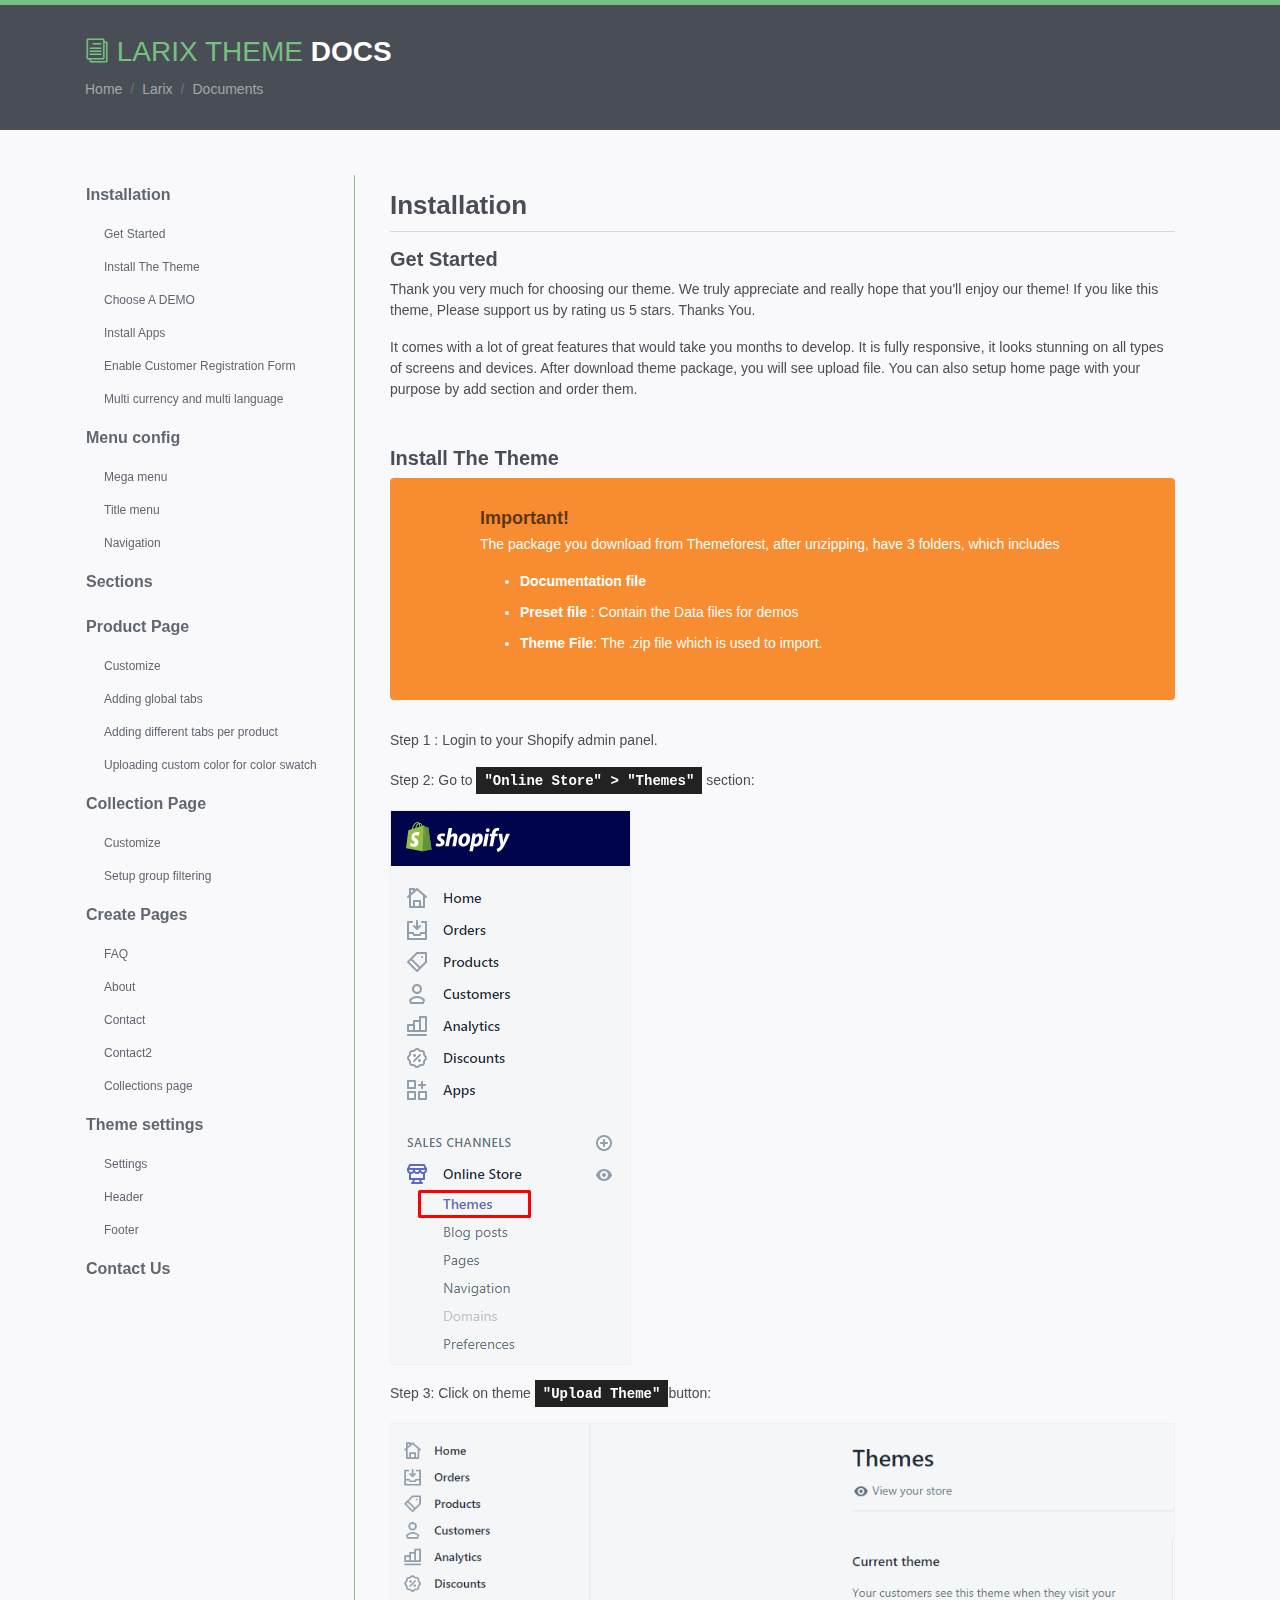
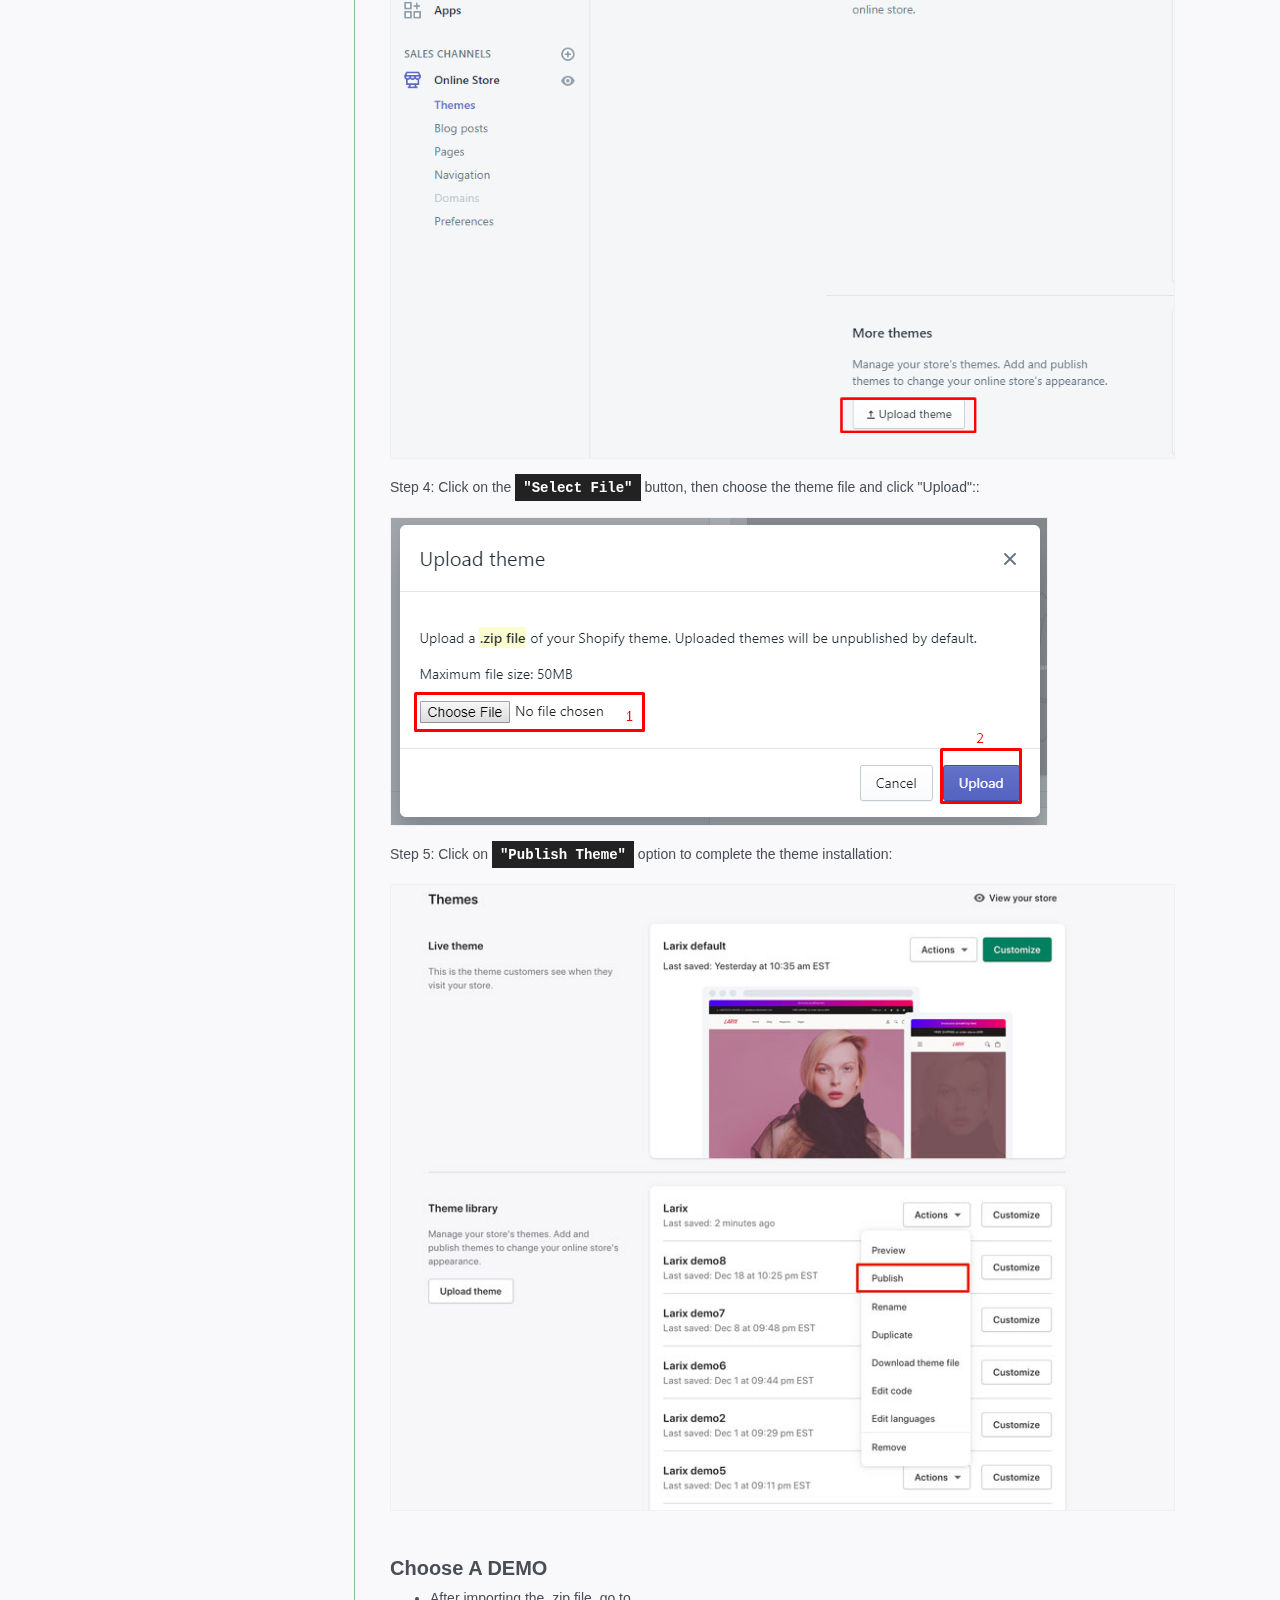
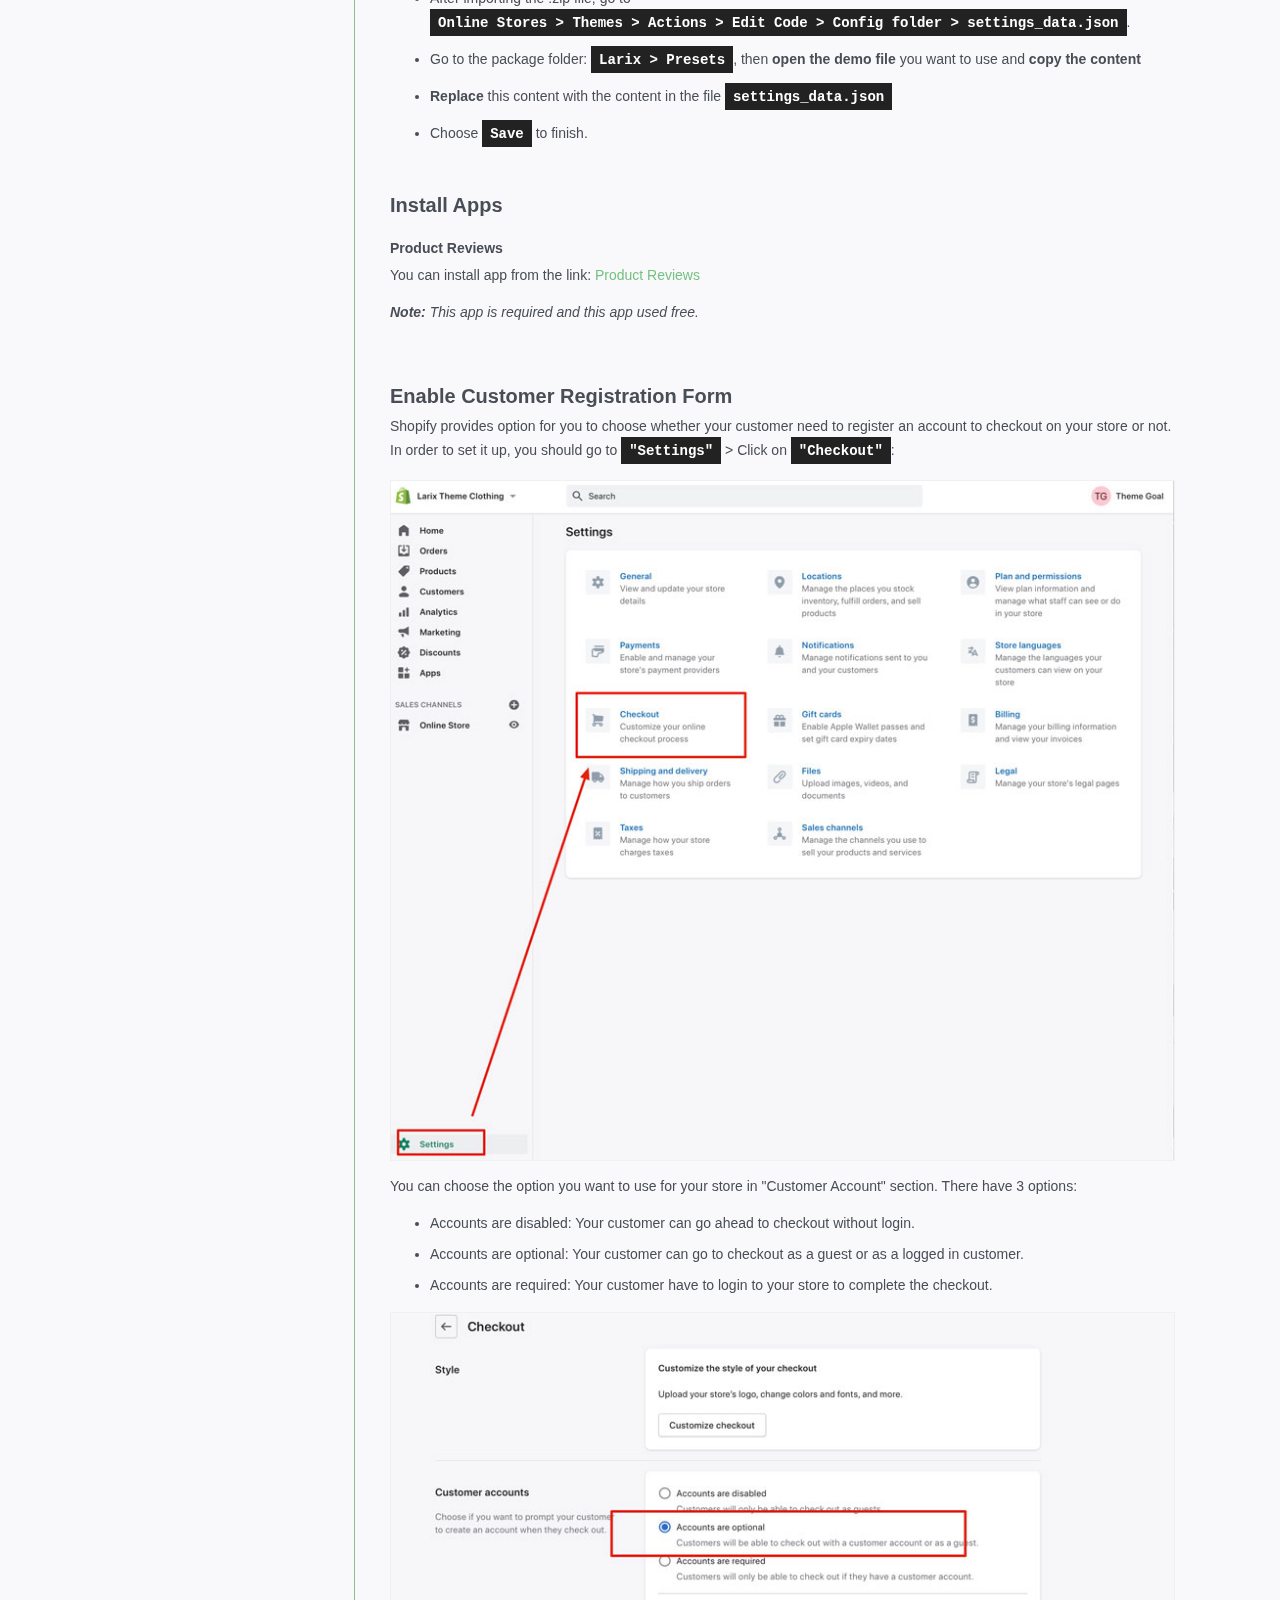
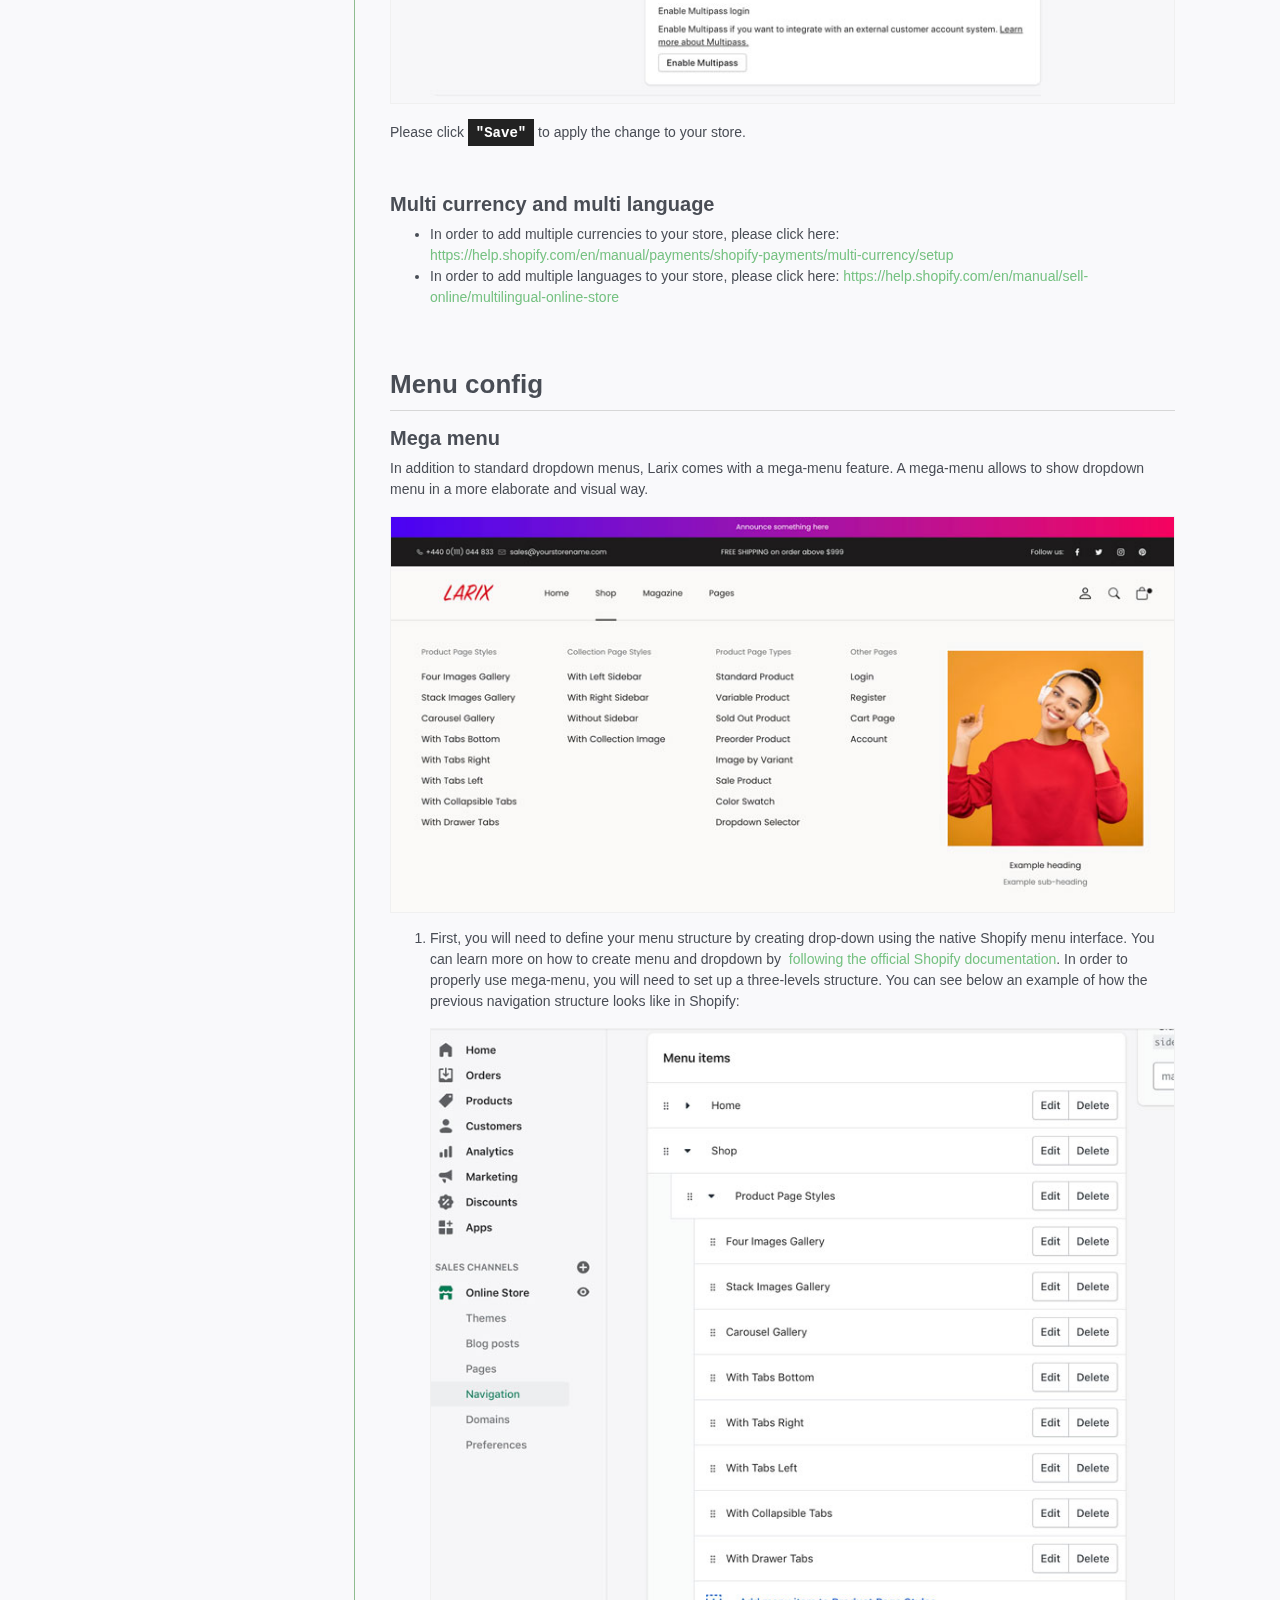
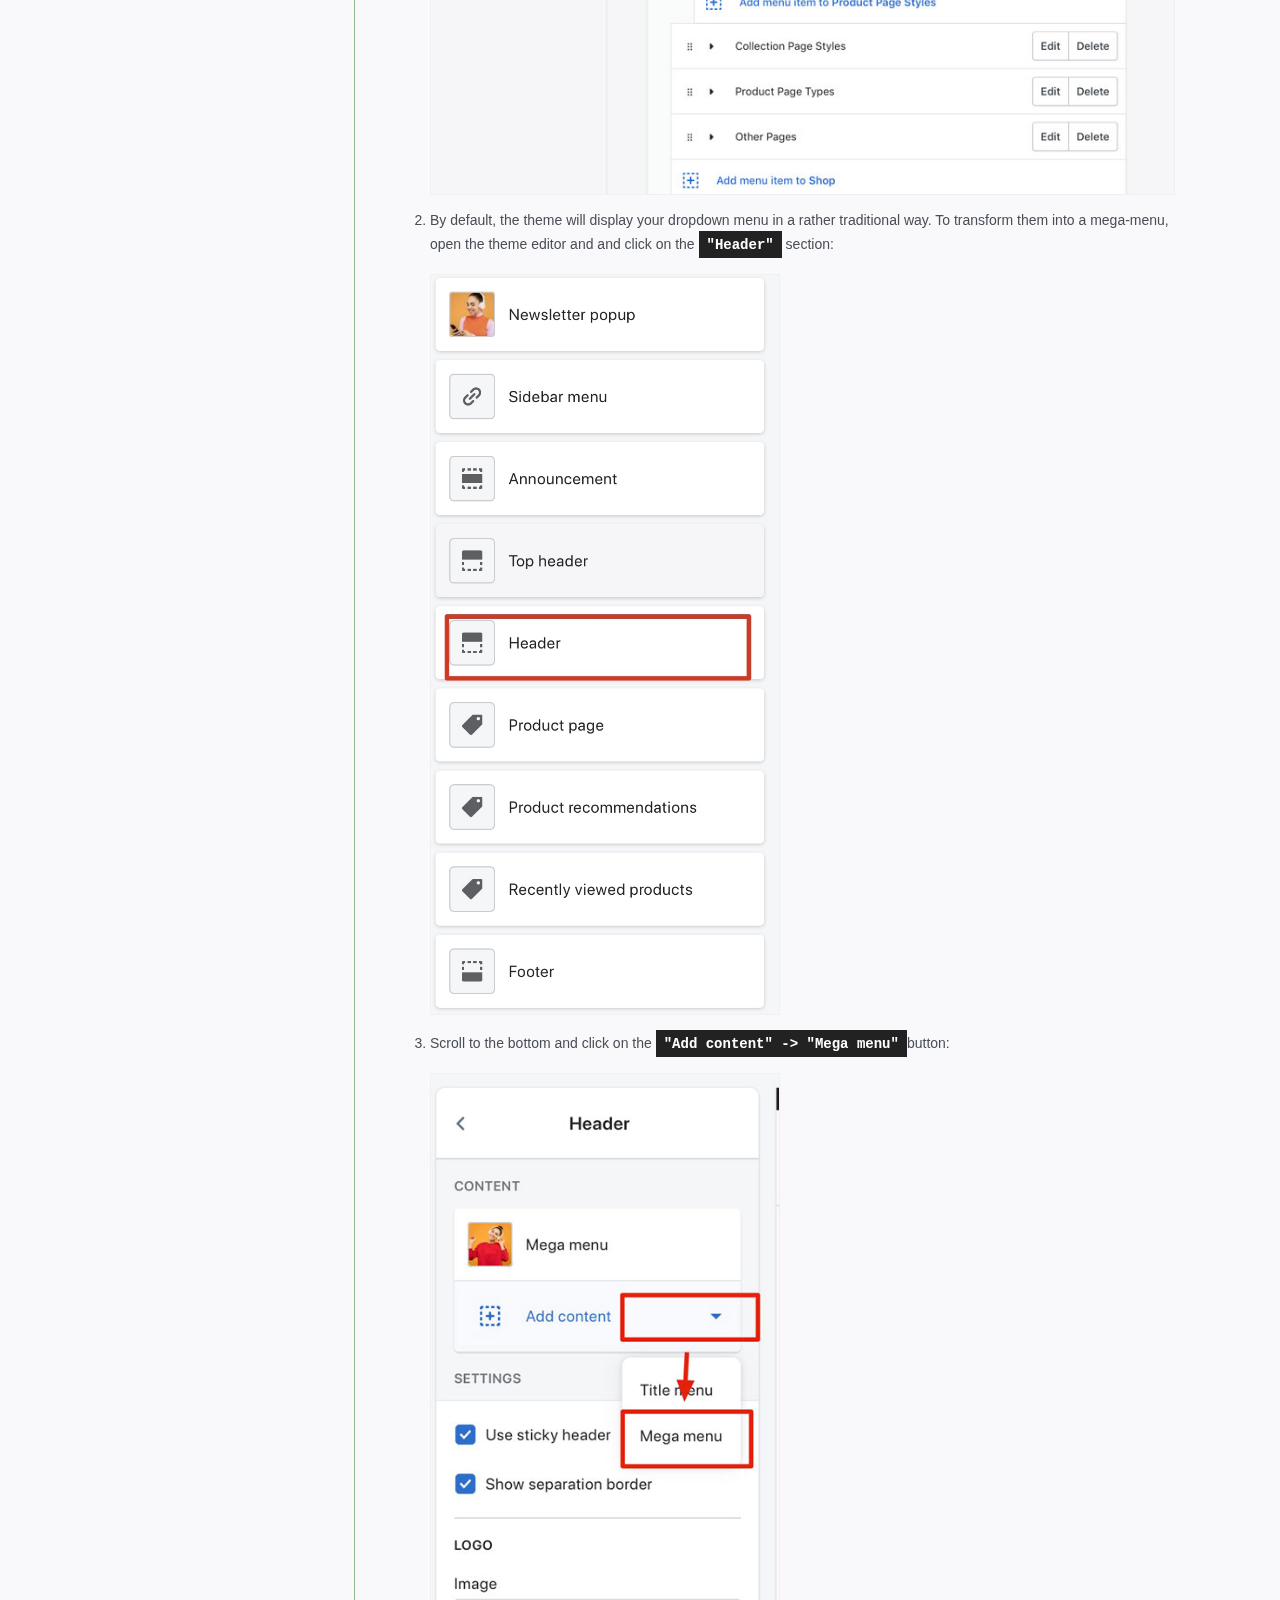
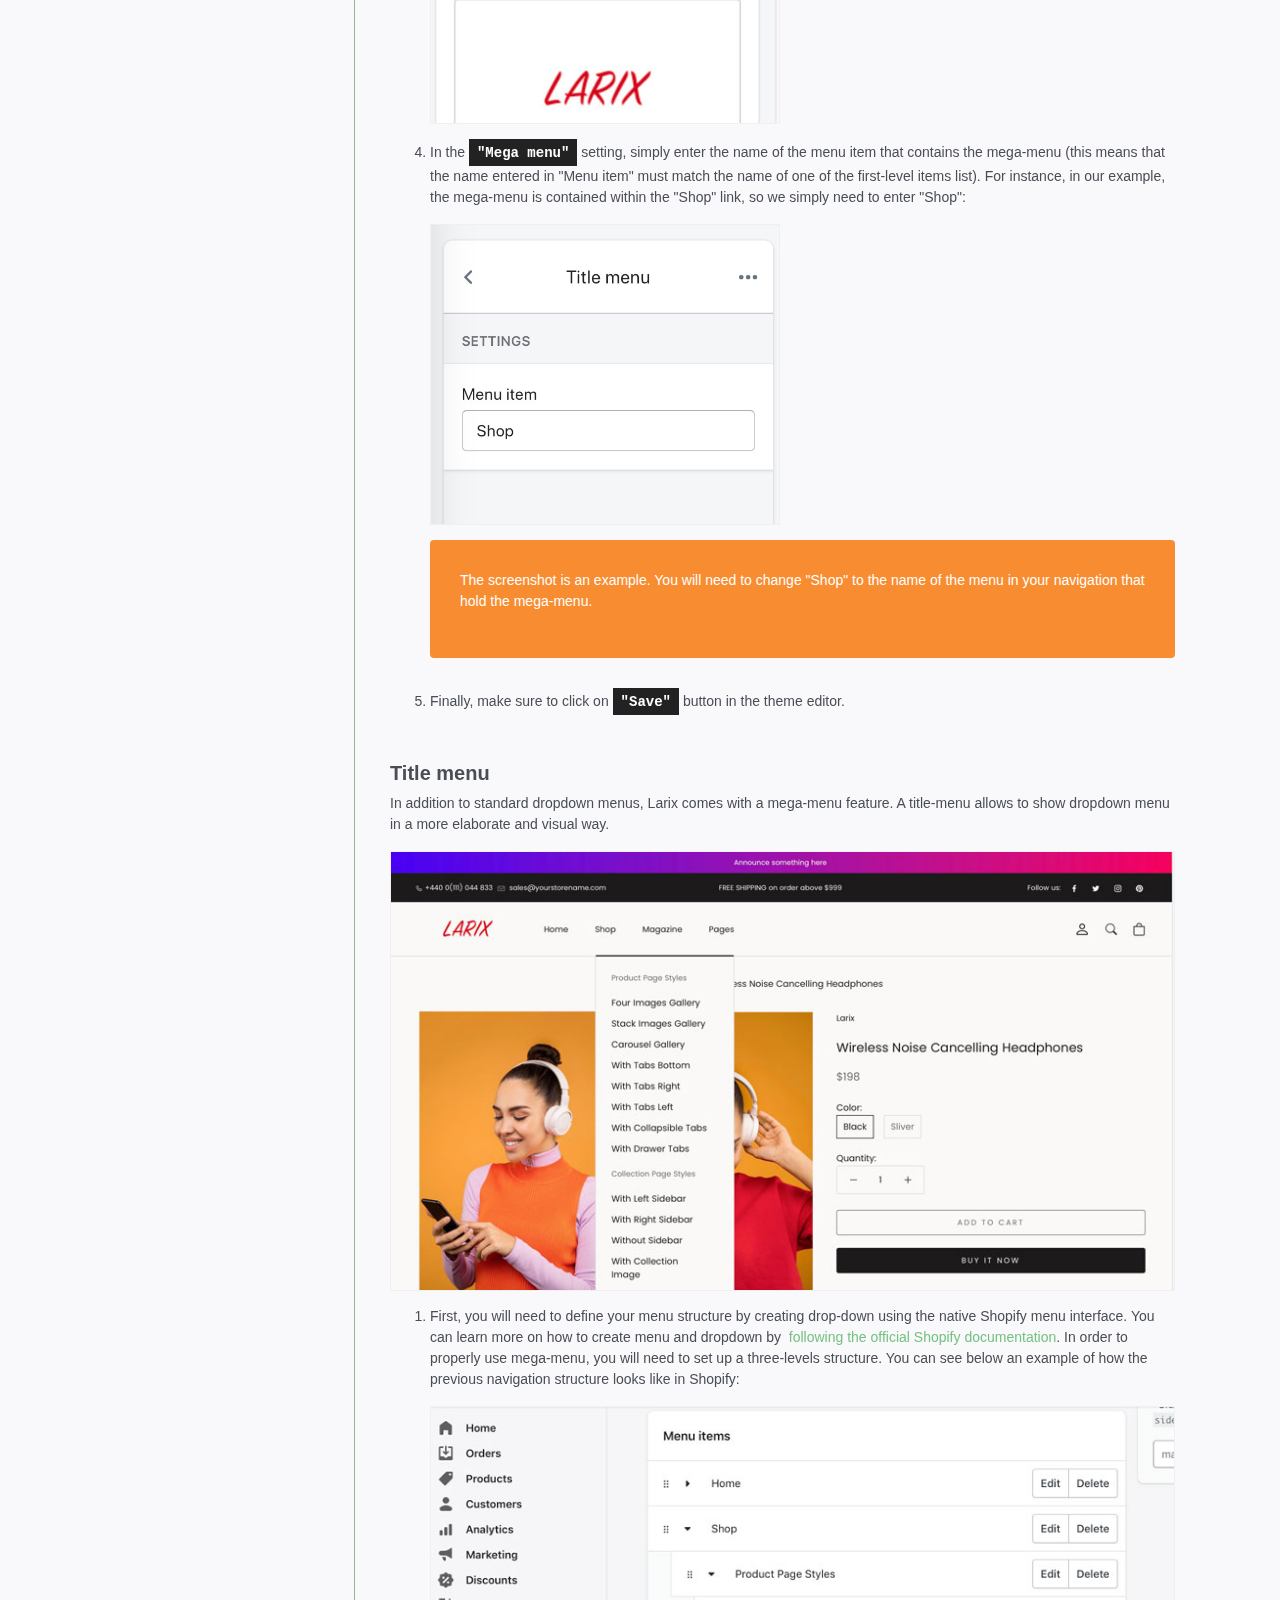
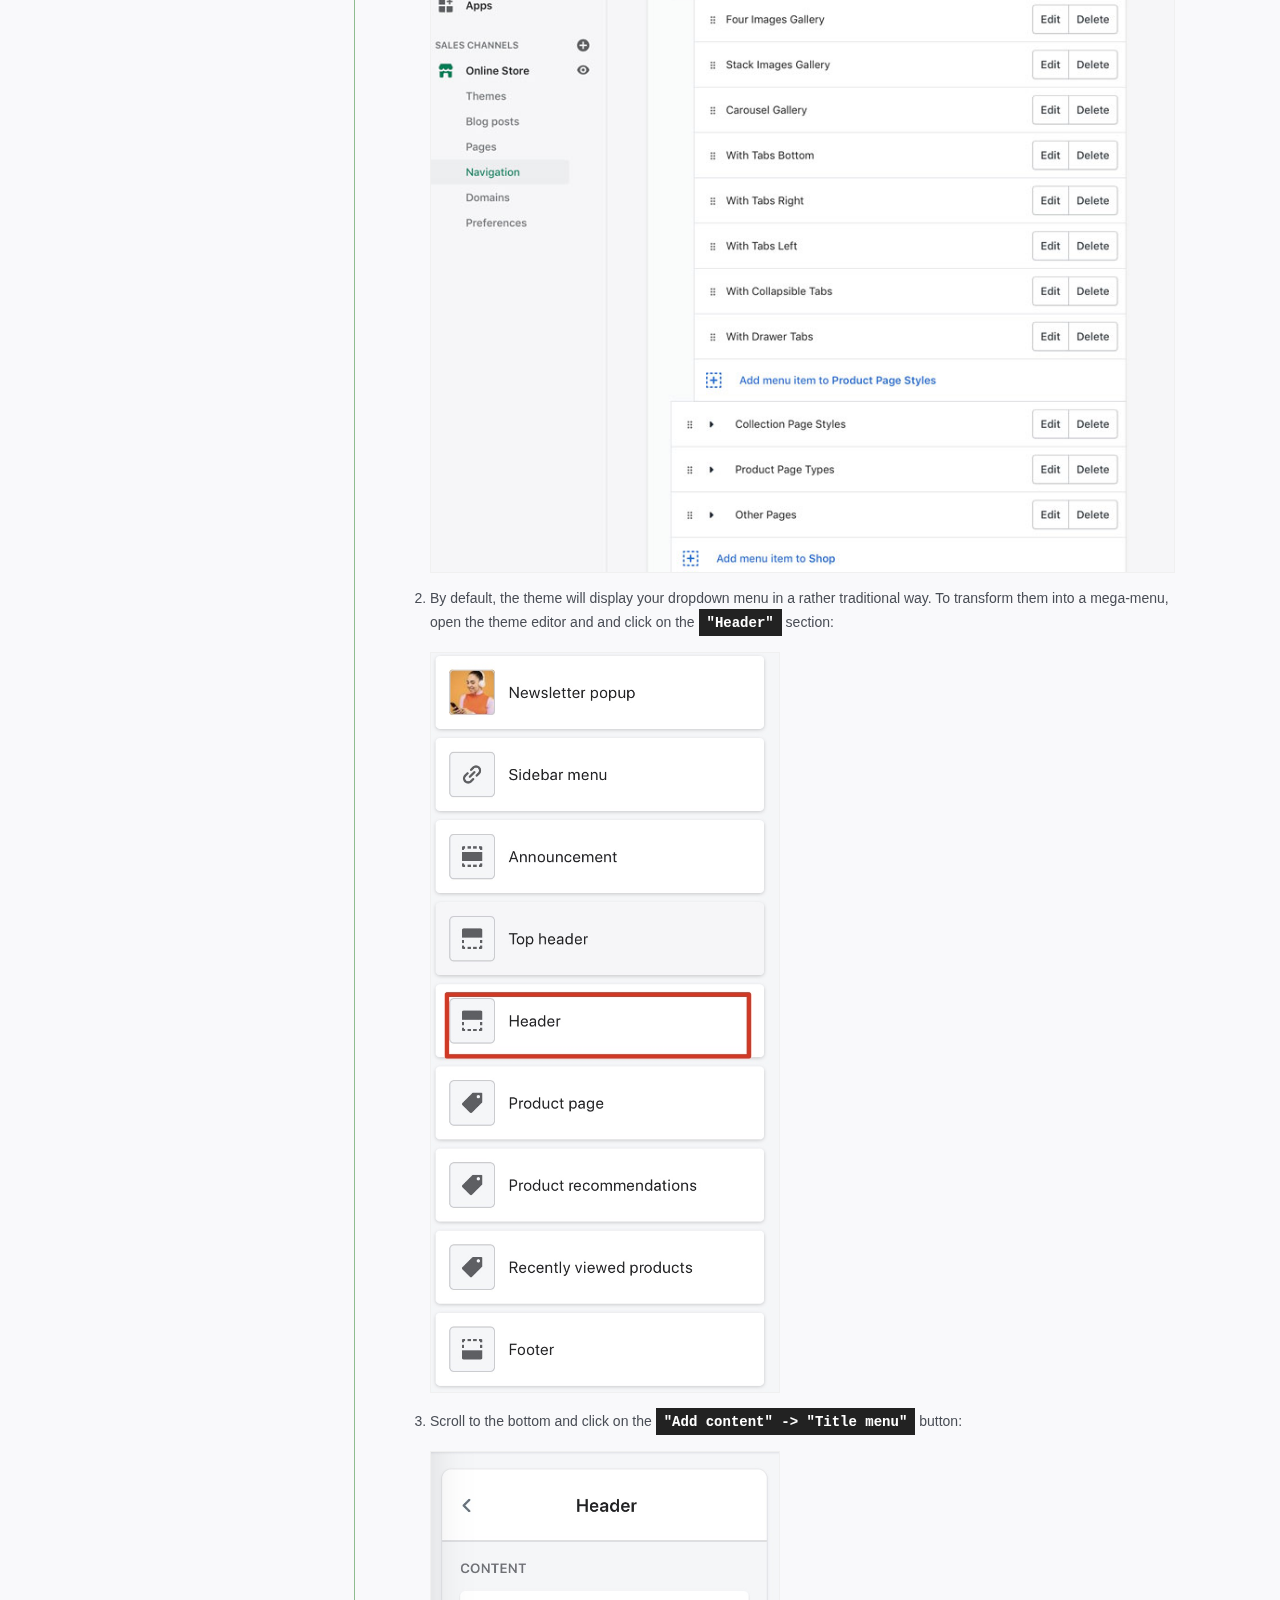
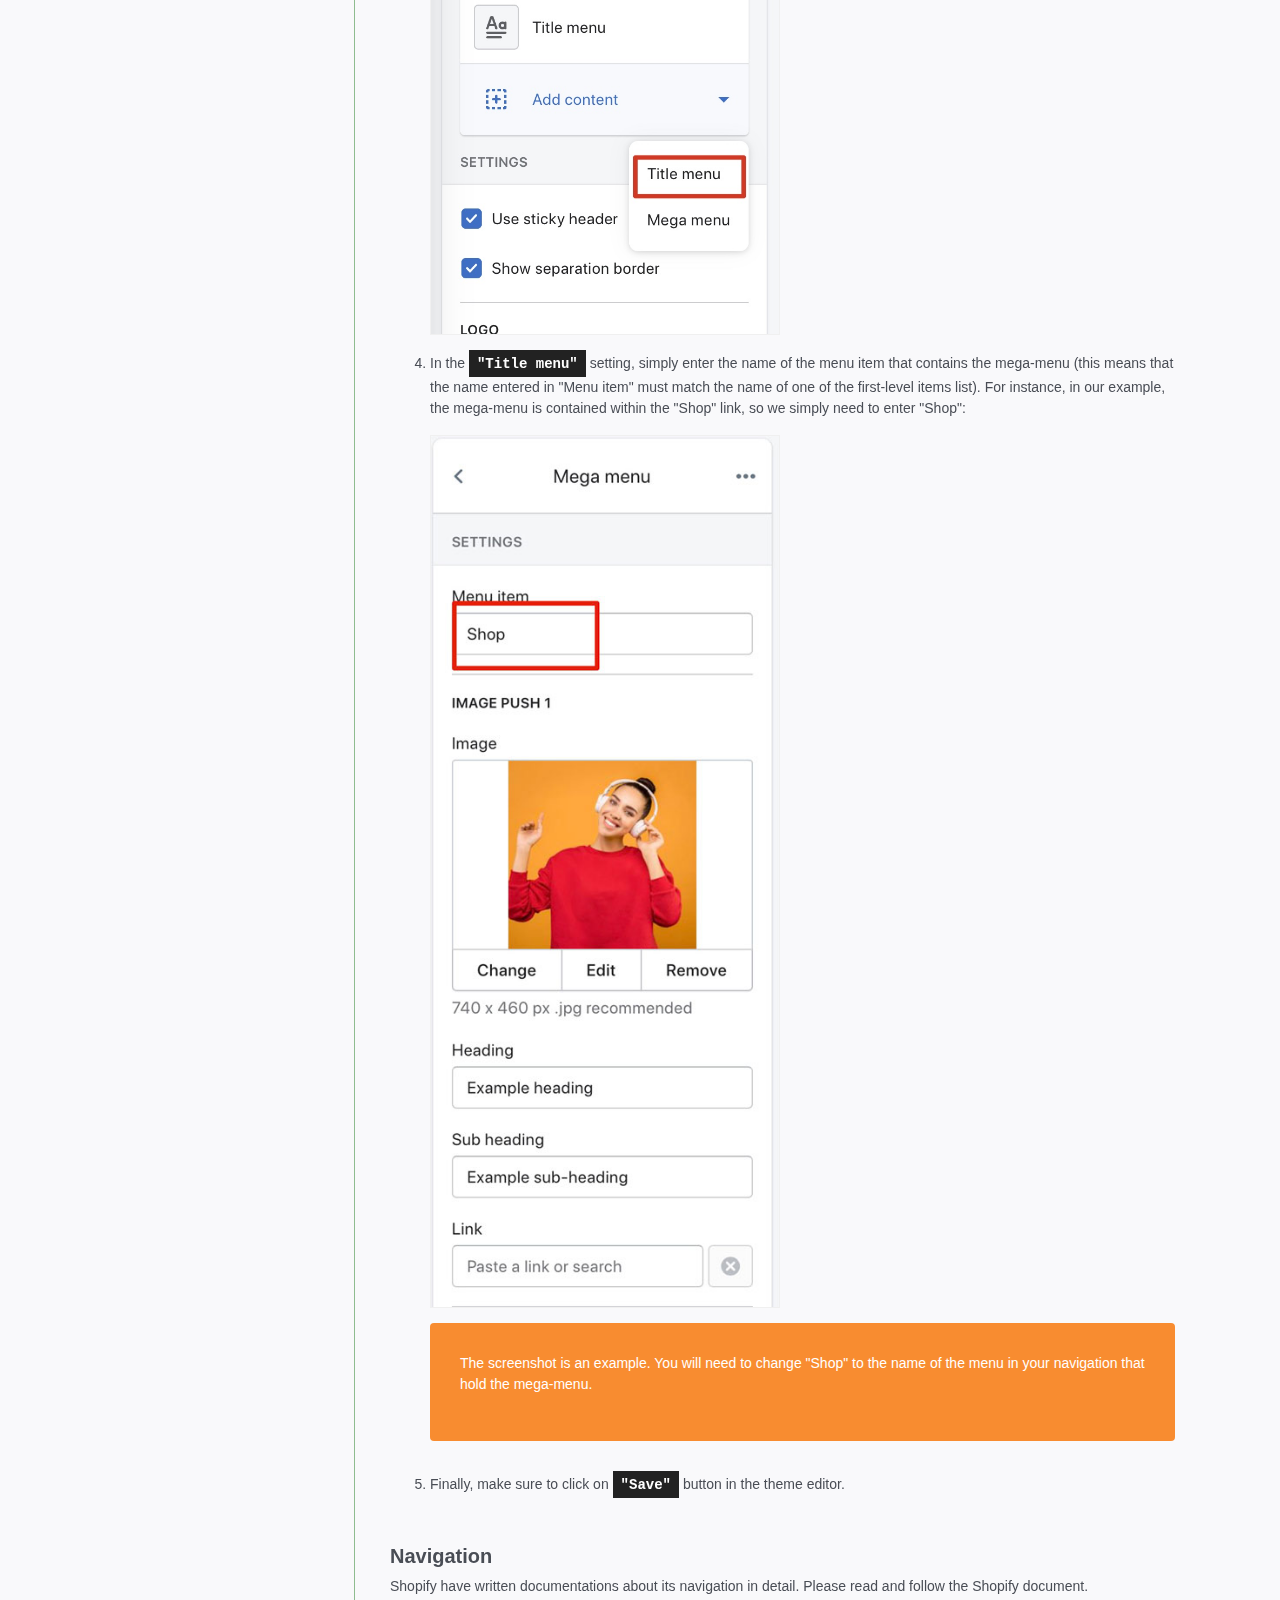
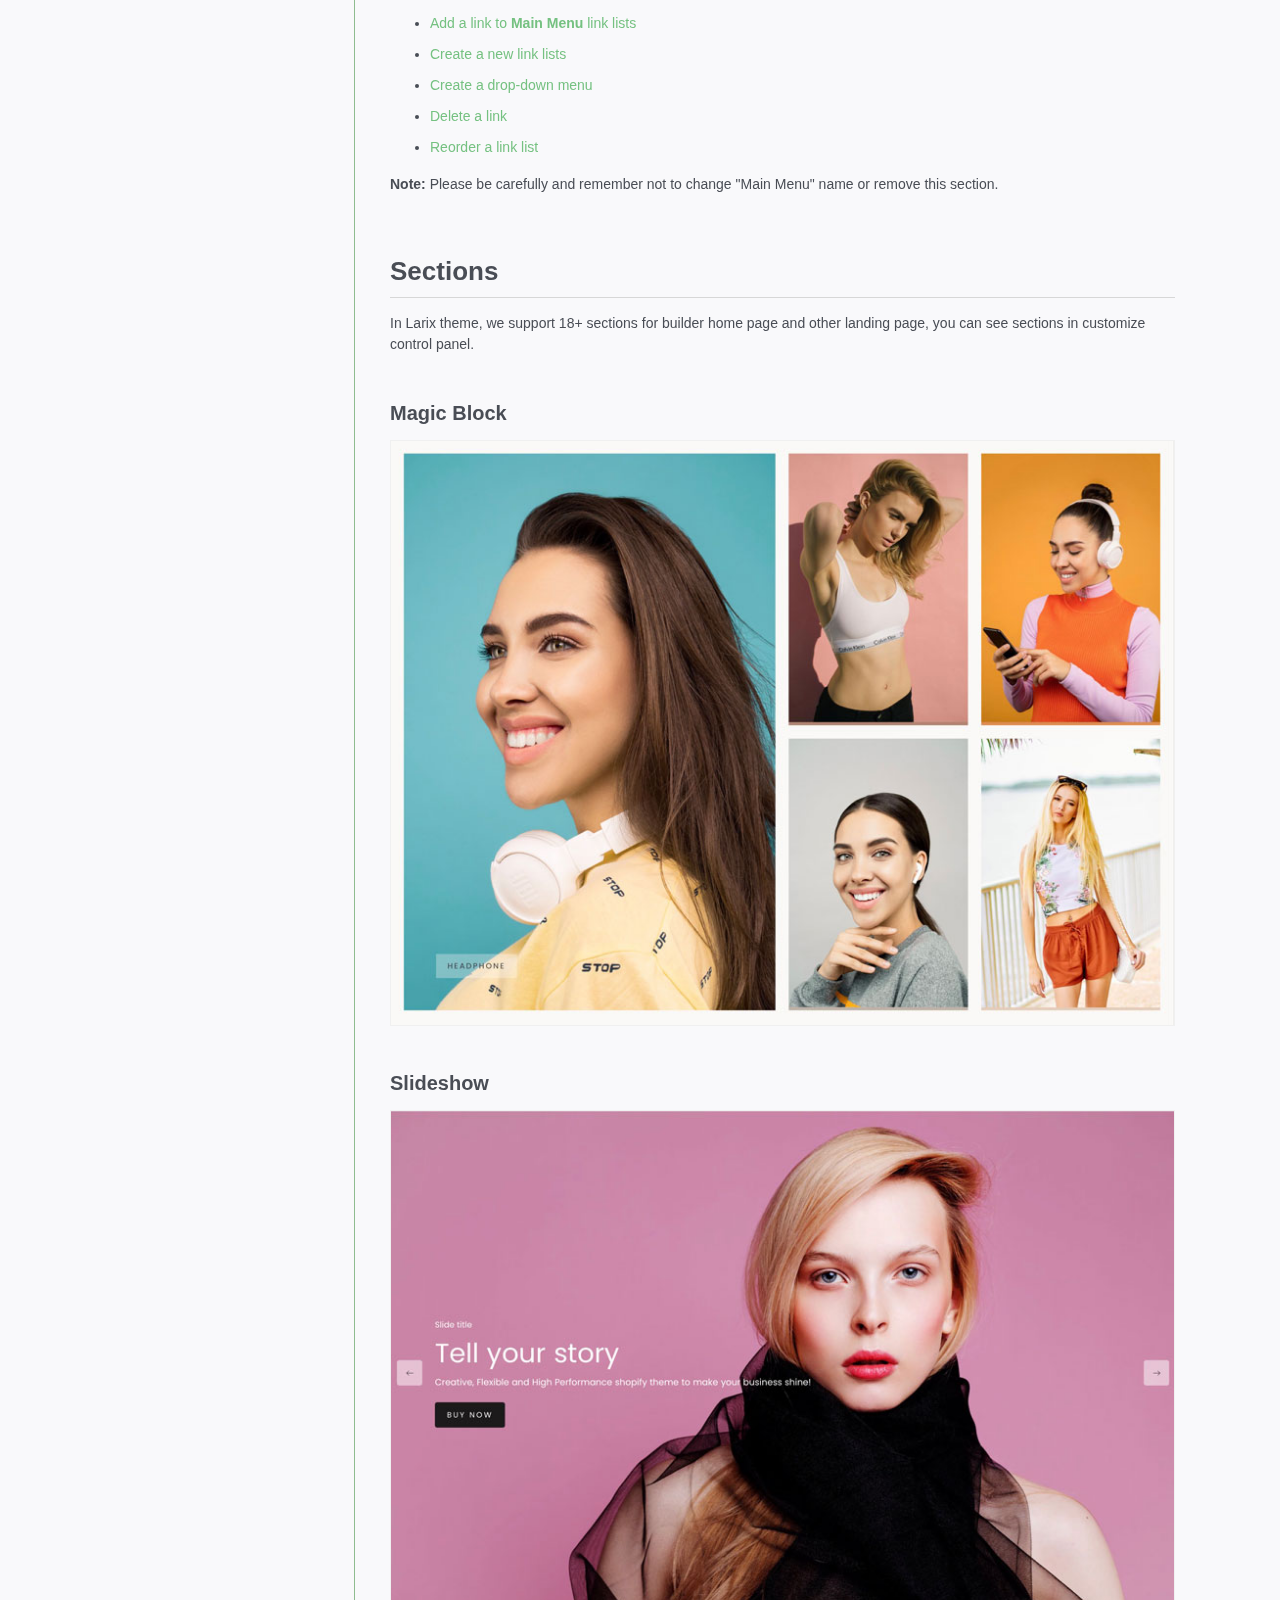
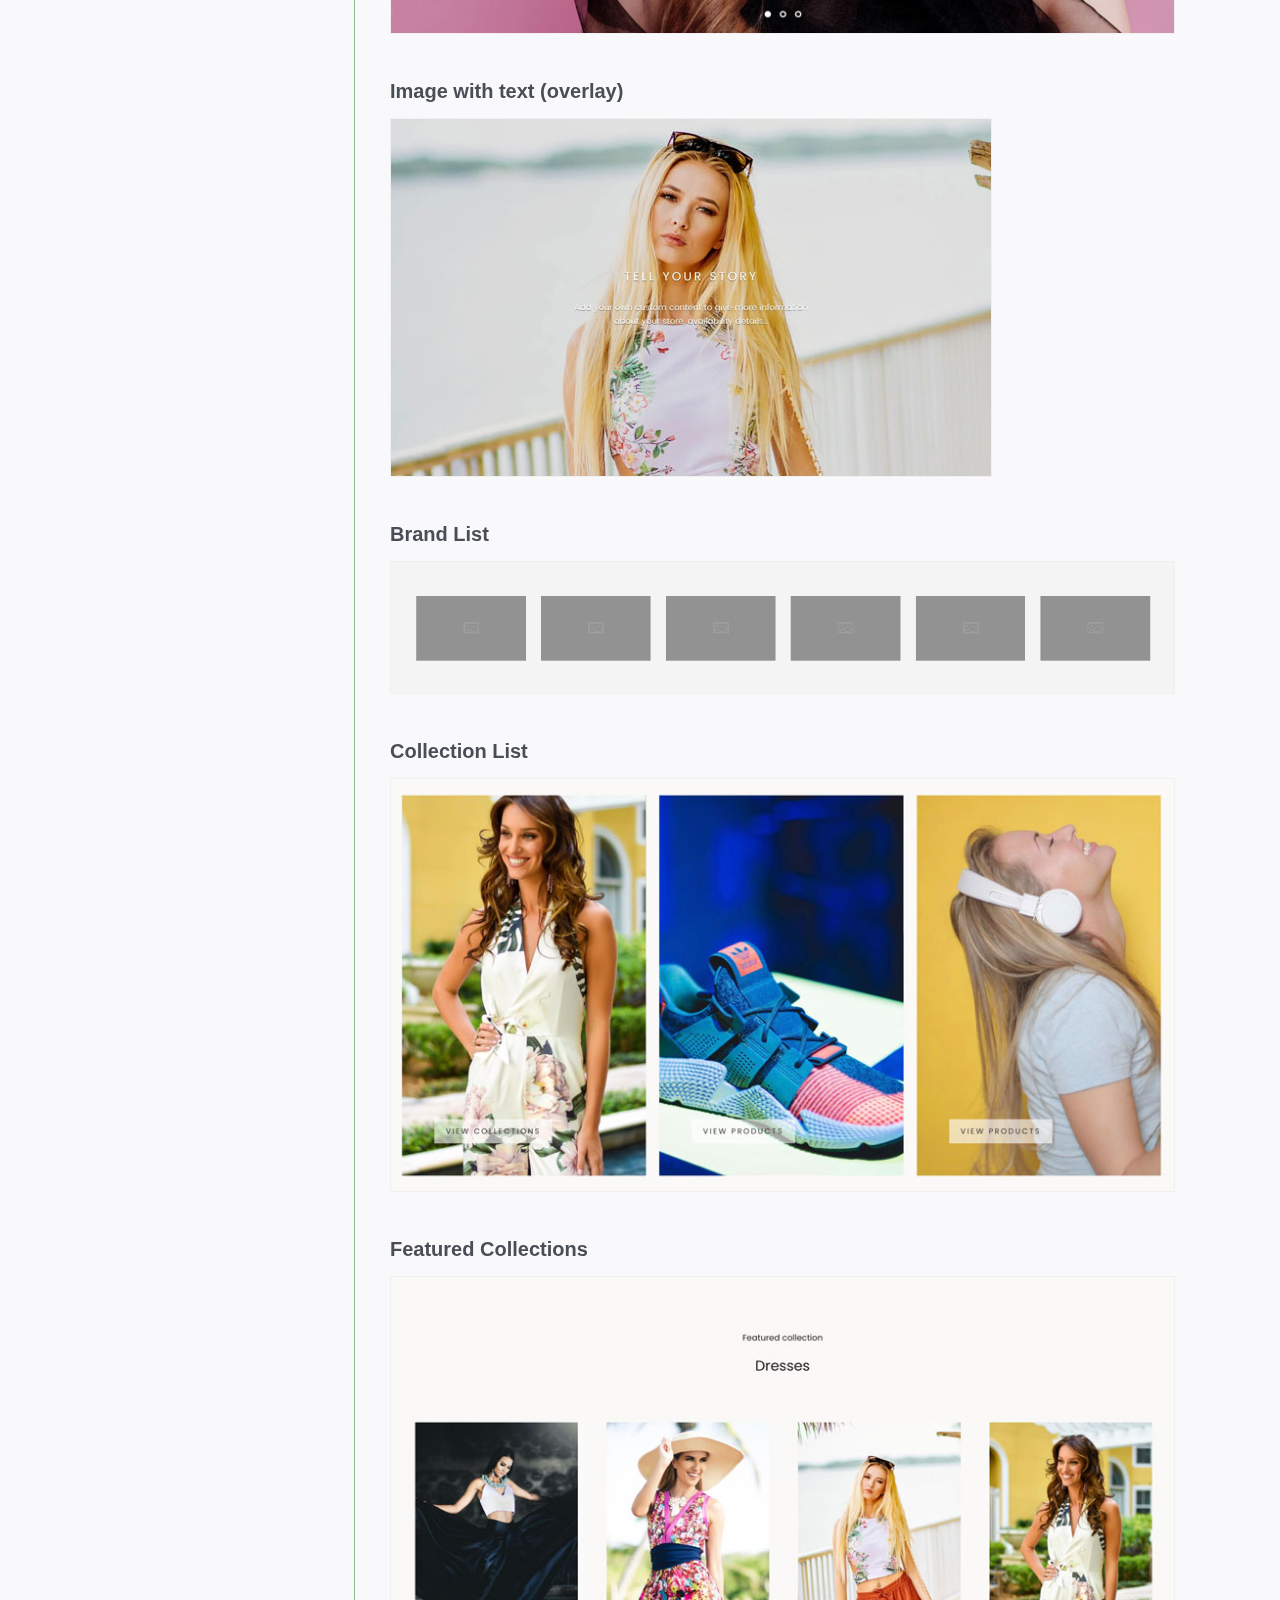
<file: documents.html>
<!DOCTYPE html>
<html lang="en"><head>
  <title>Larix - Responsive Shopify Theme </title>
  <!-- Meta -->
  <meta charset="utf-8">
  <meta http-equiv="X-UA-Compatible" content="IE=edge">
  <meta name="viewport" content="width=device-width, initial-scale=1.0">
  <meta name="description" content="Larix - Responsive Shopify Theme">
  <meta name="author" content="">
  <link rel="shortcut icon" href="favicon.png">
  <link rel="stylesheet" href="assets/plugins/bootstrap/css/bootstrap.min.css">

  <link rel="stylesheet" href="assets/plugins/prism/prism.css">

  <link rel="stylesheet" href="assets/plugins/elegant_font/css/style.css">

  <link id="theme-style" rel="stylesheet" href="assets/main.css">

</head>
<body class="body-green">
<div class="page-wrapper">
    <!-- ******Header****** --><header id="header" class="header">
    <div class="container">
        <div class="branding">
            <h1 class="logo">
                <a href="index.html">
                    <span aria-hidden="true" class="icon_documents_alt icon"></span>
                    <span class="text-highlight">Larix Theme </span><span class="text-bold">Docs</span>
                </a>
            </h1>
        </div>
        <ol class="breadcrumb">
            <li class="breadcrumb-item"><a href="http://docs.themegoal.com">Home</a></li>
            <li class="breadcrumb-item"><a href="index.html">Larix</a></li>
            <li class="breadcrumb-item active">Documents</li>
        </ol>
    </div>
</header>
<div class="doc-wrapper">
        <div class="container">

            <div class="doc-body row">
                <div class="doc-content col-md-9 col-12 order-1">
                    <div class="content-inner" style="padding-left:20px;padding-right:20px;"><section id="installation-section" class="doc-section">
    <h2 class="section-title">Installation</h2>
    <div id="get-started" class="section-block">
        <h3 class="block-title">Get Started</h3>
        <p>
            Thank you very much for choosing our theme. We truly appreciate and really hope that you'll enjoy our theme! If you like this theme, Please support us by rating us 5 stars. Thanks You.
        </p>

        <p>
            It comes with a lot of great features that would take you months to develop. It is fully responsive, it looks stunning on all types of screens and devices. 
        
            After download theme package, you will see upload file. You can also setup home page with your purpose by add section and order them. 
        </p>
    </div>
    <div id="install-the-theme" class="section-block">
        <h3 class="block-title">Install The Theme</h3>
        <div class="callout-block callout-warning">
            <div class="icon-holder">
                <i class="fas fa-warning"></i>
            </div>
            <div class="content">
                <h4 class="callout-title">Important!</h4>
                <p>The package you download from Themeforest, after unzipping, have 3 folders, which includes</p>
                <ul class="list">
                    <li><strong>Documentation file</strong></li>
                    <li><strong>Preset file </strong>: Contain the Data files for demos</li>

                    <li><strong>Theme File</strong>: The .zip file which is used to import.</li>
                </ul>
            </div>
        </div>
        <p>
            Step 1 : Login to your Shopify admin panel.
        </p>
        <p>
            Step 2: Go to <code>"Online Store" > "Themes"</code> section:
        </p>
        <div class="screenshot-holder">
            <a href="assets/images/installation/theme_installation_01.png"><img class="img-fluid" src="assets/images/installation/theme_installation_01.png" alt="screenshot" /></a>
        </div>

        <p>
            Step 3: Click on theme <code> "Upload Theme" </code>button:
        </p>
        <div class="screenshot-holder">
            <a href="assets/images/installation/theme_installation_02.png"><img class="img-fluid" src="assets/images/installation/theme_installation_02.png"/></a>
        </div>

        <p>
            Step 4: Click on the <code>"Select File" </code> button, then choose the theme file and click "Upload"::
        </p>
        <div class="screenshot-holder">
            <a href="assets/images/installation/theme_installation_03.png"><img class="img-fluid" src="assets/images/installation/theme_installation_03.png"/></a>
        </div>

        <p>
            Step 5: Click on <code> "Publish Theme" </code>  option to complete the theme installation:
        </p>
        <div class="screenshot-holder">
            <a href="assets/images/installation/theme_installation_04.jpg"><img class="img-fluid" src="assets/images/installation/theme_installation_04.jpg"/></a>
        </div>
    </div>
    <div id="choose-a-demo" class="section-block">
        <h3 class="block-title">Choose A DEMO</h3>
        <ul class="list">
            <li>After importing the .zip file, go to <code>Online Stores &gt; Themes &gt; Actions &gt; Edit Code &gt; Config folder &gt; settings_data.json</code>.</li>
            <li>Go to the package folder: <code>Larix &gt; Presets</code>, then <b>open the demo file</b> you want to use and <b>copy the content</b></li>
            <li><b>Replace</b> this content with the content in the file <code>settings_data.json </code></li>
            <li>Choose <code>Save</code> to finish.</li>
        </ul>
    </div>
    
    <div id="install-apps" class="section-block">
        <h3 class="block-title">Install Apps</h3>
        <div class="section-block">
            <h6>Product Reviews</h6>
            <p>
                You can install app from the link: <a href="https://apps.shopify.com/product-reviews" target="_blank">Product Reviews</a>
                <p><i><strong>Note:</strong> This app is required and this app used free. </i></p>
            </p>
        </div>
    </div>

    <div id="enable-customer-registration-form" class="section-block">
        <h3 class="block-title">Enable Customer Registration Form</h3>
        <p>
            Shopify provides option for you to choose whether your customer need to register an account to checkout on your store or not.
            <br/>
            In order to set it up, you should go to <code> "Settings" </code> > Click on <code> "Checkout" </code>:
        </p>

        <div class="screenshot-holder">
            <a href="assets/images/installation/enable_customer_registration_form_01.jpg"><img class="img-fluid" src="assets/images/installation/enable_customer_registration_form_01.jpg"/></a>
        </div>
        <p>
            You can choose the option you want to use for your store in "Customer Account" section. There have 3 options:
            <ul class="list">
                <li>Accounts are disabled: Your customer can go ahead to checkout without login.</li>
                <li>Accounts are optional: Your customer can go to checkout as a guest or as a logged in customer.</li>
                <li>Accounts are required: Your customer have to login to your store to complete the checkout.</li>
            </ul>
        </p>

        <div class="screenshot-holder">
            <a href="assets/images/installation/enable_customer_registration_form_02.jpg"><img class="img-fluid" src="assets/images/installation/enable_customer_registration_form_02.jpg"/></a>
        </div>
        <p>
            Please click <code> "Save" </code> to apply the change to your store.
        </p>
    </div> 

    <div id="multi-currency-and-multi-language" class="section-block">
        <h3 class="block-title">Multi currency and multi language</h3>
        <ul>
            <li>In order to add multiple currencies to your store, please click here: <a href="https://help.shopify.com/en/manual/payments/shopify-payments/multi-currency/setup">https://help.shopify.com/en/manual/payments/shopify-payments/multi-currency/setup</a></li>
            <li>In order to add multiple languages to your store, please click here: <a href="https://help.shopify.com/en/manual/sell-online/multilingual-online-store">https://help.shopify.com/en/manual/sell-online/multilingual-online-store</a></li>
        </ul>
    </div>
    

</section>
<section id="menu-section" class="doc-section">
    <h2 class="section-title">Menu config</h2>

    <div id="mega-menu-config" class="section-block">
        <h3 class="block-title">Mega menu</h3>
        <p>In addition to standard dropdown menus, Larix comes with a mega-menu feature. A mega-menu allows to show dropdown menu in a more elaborate and visual way. </p>
        <div class="screenshot-holder">
            <a href="assets/images/menu-customize/mega-overview.jpg"><img class="img-fluid" src="assets/images/menu-customize/mega-overview.jpg"/></a>
        </div>

        <ol>
            <li>
                <p> First, you will need to define your menu structure by creating drop-down using the native Shopify menu interface. You can learn more on how to create menu and dropdown by&nbsp; <a href="https://help.shopify.com/manual/sell-online/online-store/menus-and-links#create-a-drop-down-menu" target="_blank">following the official Shopify documentation</a>.&nbsp;In order to properly use mega-menu, you will need to set up a three-levels structure. You can see below an example of how the previous navigation structure looks like in Shopify: </p>
                <div class="screenshot-holder">
                    <a href="assets/images/menu-customize/mega-menu-nav.jpg"><img class="img-fluid" src="assets/images/menu-customize/mega-menu-nav.jpg"/></a>
                </div>
            </li>

            <li>
                <p>
                    By default, the theme will display your dropdown menu in a rather traditional way. To transform them into a mega-menu, open the theme editor and and click on the <code>"Header"</code> section: 
                </p>
                <div class="screenshot-holder">
                    <a href="assets/images/menu-customize/mega-menu-nav-1.jpg"><img class="img-fluid" style="width: 350px;" src="assets/images/menu-customize/mega-menu-nav-1.jpg"/></a>
                </div>
            </li>
            <li> 
                <p> Scroll to the bottom and click on the <code>"Add content" -> "Mega menu" </code>button: </p> 
                <div class="screenshot-holder">
                    <a href="assets/images/menu-customize/mega-menu-nav-2.jpg"><img class="img-fluid" style="width: 350px;" src="assets/images/menu-customize/mega-menu-nav-2.jpg"/></a>
                </div>
            </li>
            <li>
                <p>
                    In the <code>"Mega menu"</code> setting, simply enter the name of the menu item that contains the mega-menu (this means that the name entered in "Menu item" must match the name of one of the first-level items list). For instance, in our example, the mega-menu is contained within the "Shop" link, so we simply need to enter "Shop":
                </p>
                <div class="screenshot-holder">
                    <a href="assets/images/menu-customize//mega-menu-nav-3-2.jpg"><img class="img-fluid" style="width: 350px;" src="assets/images/menu-customize/mega-menu-nav-3-2.jpg"/></a>
                </div>
                <div class="callout-block callout-warning">
                    <p> The screenshot is an example. You will need to change "Shop" to the name of the menu in your navigation that hold the mega-menu. </p>
                </div>
            </li>
            <li>
                <p>Finally, make sure to click on <code>"Save"</code> button in the theme editor.</p>
            </li>
        </ol>
    </div>

    <div id="title-menu-config" class="section-block">
        <h3 class="block-title">Title menu</h3>
        <p>In addition to standard dropdown menus, Larix comes with a mega-menu feature. A title-menu allows to show dropdown menu in a more elaborate and visual way. </p>
        <div class="screenshot-holder">
            <a href="assets/images/menu-customize/mega-overview-2.jpg"><img class="img-fluid" src="assets/images/menu-customize/mega-overview-2.jpg"/></a>
        </div>

        <ol>
            <li>
                <p> First, you will need to define your menu structure by creating drop-down using the native Shopify menu interface. You can learn more on how to create menu and dropdown by&nbsp; <a href="https://help.shopify.com/manual/sell-online/online-store/menus-and-links#create-a-drop-down-menu" target="_blank">following the official Shopify documentation</a>.&nbsp;In order to properly use mega-menu, you will need to set up a three-levels structure. You can see below an example of how the previous navigation structure looks like in Shopify: </p>
                <div class="screenshot-holder">
                    <a href="assets/images/menu-customize/mega-menu-nav.jpg"><img class="img-fluid" src="assets/images/menu-customize/mega-menu-nav.jpg"/></a>
                </div>
            </li>

            <li>
                <p>
                    By default, the theme will display your dropdown menu in a rather traditional way. To transform them into a mega-menu, open the theme editor and and click on the <code>"Header"</code> section: 
                </p>
                <div class="screenshot-holder">
                    <a href="assets/images/menu-customize/mega-menu-nav-1.jpg"><img class="img-fluid" style="width: 350px;" src="assets/images/menu-customize/mega-menu-nav-1.jpg"/></a>
                </div>
            </li>
            <li> 
                <p> Scroll to the bottom and click on the <code>"Add content" -> "Title menu"</code> button: </p> 
                <div class="screenshot-holder">
                    <a href="assets/images/menu-customize/mega-menu-nav-2-1.jpg"><img class="img-fluid" style="width: 350px;" src="assets/images/menu-customize/mega-menu-nav-2-1.jpg"/></a>
                </div>
            </li>
            <li>
                <p>
                    In the <code>"Title menu"</code> setting, simply enter the name of the menu item that contains the mega-menu (this means that the name entered in "Menu item" must match the name of one of the first-level items list). For instance, in our example, the mega-menu is contained within the "Shop" link, so we simply need to enter "Shop":
                </p>
                <div class="screenshot-holder">
                    <a href="assets/images/menu-customize/mega-menu-nav-3.jpg"><img class="img-fluid" style="width: 350px;" src="assets/images/menu-customize/mega-menu-nav-3.jpg"/></a>
                </div>
                <div class="callout-block callout-warning">
                    <p> The screenshot is an example. You will need to change "Shop" to the name of the menu in your navigation that hold the mega-menu. </p>
                </div>
            </li>
            <li>
                <p>Finally, make sure to click on <code>"Save"</code> button in the theme editor.</p>
            </li>
        </ol>
    </div>

    <div id="navigation"  class="section-block">
        <h3 class="block-title">Navigation</h3>
            <p>Shopify have written documentations about its navigation in detail. Please read and follow the Shopify document.</p>
            <ul class="list">
                <li><a href="https://docs.shopify.com/manual/your-website/navigation/add-link-to-main-menu/">Add a link to <strong>Main Menu</strong> link lists</a></li>
                <li><a href="https://docs.shopify.com/manual/your-website/navigation/create-new-navigation/">Create a new link lists</a></li>
                <li><a href="https://docs.shopify.com/manual/your-website/navigation/create-drop-down-menu">Create a drop-down menu</a></li>
                <li><a href="https://docs.shopify.com/manual/your-website/navigation/delete-link">Delete a link</a></li>
                <li><a href="https://docs.shopify.com/manual/your-website/navigation/reorder-link">Reorder a link list</a></li>
            </ul>
            <p><strong>Note:</strong> Please be carefully and remember not to change "Main Menu" name or remove this section.</p>
    </div>

</section><section id="sections-section" class="doc-section">
    <h2 class="section-title">Sections</h2>
    <div class="section-block">
        <p>
            In Larix theme, we support 18+ sections for builder home page and other landing page, you can see sections in customize control panel.
        </p>
    </div>

    <div id="section-magic-block" class="section-block">
        <h3>Magic Block</h3>
        <div class="screenshot-holder">
            <a href="assets/images/sections/Section-Magic-Block-600.jpg"><img class="img-fluid" src="assets/images/sections/Section-Magic-Block-600.jpg" alt="screenshot" /></a>
        </div>
    </div>
    <div id="section-slideshow" class="section-block">
        <h3>Slideshow</h3>
        <div class="screenshot-holder">
            <a href="assets/images/sections/Section-Slideshow-600.jpg"><img class="img-fluid" src="assets/images/sections/Section-Slideshow-600.jpg" alt="screenshot" /></a>
        </div>
    </div>
    <div id="section-image-with-text-overlay" class="section-block">
        <h3>Image with text (overlay)</h3>
        <div class="screenshot-holder">
            <a href="assets/images/sections/Section-image-text-overlay-600.jpg"><img class="img-fluid" src="assets/images/sections/Section-image-text-overlay-600.jpg" alt="screenshot" /></a>
        </div>
    </div>
    <div id="section-brand-lst" class="section-block">
        <h3>Brand List</h3>
        <div class="screenshot-holder">
            <a href="assets/images/sections/Section-Brand-List-600.jpg"><img class="img-fluid" src="assets/images/sections/Section-Brand-List-600.jpg" alt="screenshot" /></a>
        </div>
    </div>

    <div id="section-collection-list" class="section-block">
        <h3>Collection List</h3>
        <div class="screenshot-holder">
            <a href="assets/images/sections/Section-Collection-List-600.jpg"><img class="img-fluid" src="assets/images/sections/Section-Collection-List-600.jpg" alt="screenshot" /></a>
        </div>
    </div>
    <div id="section-featured-collections" class="section-block">
        <h3>Featured Collections</h3>
        <div class="screenshot-holder">
            <a href="assets/images/sections/Section-Featured-Collections-600.jpg"><img class="img-fluid" src="assets/images/sections/Section-Featured-Collections-600.jpg" alt="screenshot" /></a>
        </div>
    </div>

    <div id="section-featured-product" class="section-block">
        <h3>Featured Produc</h3>
        <div class="screenshot-holder">
            <a href="assets/images/sections/Section-Featured-Product-600.jpg"><img class="img-fluid" src="assets/images/sections/Section-Featured-Product-600.jpg" alt="screenshot" /></a>
        </div>
    </div>
    <div id="section-shop-the-look" class="section-block">
        <h3>Shop The Look</h3>
        <div class="screenshot-holder">
            <a href="assets/images/sections/Section-shop-the-look-600.jpg"><img class="img-fluid" src="assets/images/sections/Section-shop-the-look-600.jpg" alt="screenshot" /></a>
        </div>
    </div>

    <div id="section-blog-posts" class="section-block">
        <h3>Blog Posts</h3>
        <div class="screenshot-holder">
            <a href="assets/images/sections/Section-Blog-posts-600.jpg"><img class="img-fluid" src="assets/images/sections/Section-Blog-posts-600.jpg" alt="screenshot" /></a>
        </div>
    </div>

    <div id="section-newsletter" class="section-block">
        <h3>Newsletter</h3>
        <div class="screenshot-holder">
            <a href="assets/images/sections/Section-Newsletter-600.jpg"><img class="img-fluid" src="assets/images/sections/Section-Newsletter-600.jpg" alt="screenshot" /></a>
        </div>
    </div> 
    
    <div id="section-testimonials" class="section-block">
        <h3>Testimonials</h3>
        <div class="screenshot-holder">
            <a href="assets/images/sections/Section-Testimonials-600.jpg"><img class="img-fluid" src="assets/images/sections/Section-Testimonials-600.jpg" alt="screenshot" /></a>
        </div>
    </div>
    <div id="section-text-columns-with-images" class="section-block">
        <h3>Text columns with images</h3>
        <div class="screenshot-holder">
            <a href="assets/images/sections/Section-Blog-posts-600.jpg"><img class="img-fluid" src="assets/images/sections/Section-Blog-posts-600.jpg" alt="screenshot" /></a>
        </div>
    </div>
    <div id="section-text-with-image" class="section-block">
        <h3>Text with image</h3>
        <div class="screenshot-holder">
            <a href="assets/images/sections/Section-Text-with-Image-600.jpg"><img class="img-fluid" src="assets/images/sections/Section-Text-with-Image-600.jpg" alt="screenshot" /></a>
        </div>
    </div>

    
        
</section>
<section id="product-page-section" class="doc-section">
    <h2 class="section-title">Product page</h2>
    <div id="product-page-config" class="section-block">
        <h3 class="block-title">Customize</h3>
        <div class="screenshot-holder">
            <a href="assets/images/product-settings/product-settings-01.jpg"><img class="img-fluid" src="assets/images/product-settings/product-settings-01.jpg"/></a>
        </div>
        <div class="screenshot-holder">
            <a href="assets/images/product-settings/product-settings-02.jpg"><img class="img-fluid" src="assets/images/product-settings/product-settings-02.jpg"/></a>
        </div>
        <div class="screenshot-holder">
            <a href="assets/images/product-settings/product-settings-03.jpg"><img class="img-fluid" src="assets/images/product-settings/product-settings-03.jpg"/></a>
        </div>
    </div>
    <div id="product-add-global-tabs" class="section-block">
        <h3 class="block-title">Adding global tabs</h3>
        <p> It is often useful to add more information in your product page, in addition to the product's description.</p>
        <p> To that extent, Larix offer a feature called "global tabs". Global tabs are tabs that are added to all your products. Those are useful to add global information such as shipping conditions, returns conditions, or any other information that is common to all your products.</p>
        <ol>
            <li>
                <p> Create a page in your Shopify store. The page will hold the content of your tab. To create a page, click on the "Pages" section in Shopify admin, or&nbsp; <a href="https://www.shopify.com/admin/pages" target="_blank">click directly here</a> if you are already logged. </p>
            </li>
            <li>
                <p> Open the theme editor, and navigate to a product page while being in the theme editor. </p>
            </li>
            <li>
                <p> Configure the theme by attaching the page to a global tab.  </p>
                <p> While being in the theme editor, navigate to a product page. The theme editor will reload and reveal new sections on the left sidebar. Click on the section called "Product page" (highlighted in red below): </p>
                <div class="screenshot-holder">
                    <a href="assets/images/product-settings/product-settings-03.jpg"><img class="img-fluid" src="assets/images/product-settings/product-settings-03.jpg"/></a>
                </div>
            </li>
            <li>
                Scroll down to the "Tabs" sub-section, and select the page you've just created either for "first page" or "second page":
                <div class="screenshot-holder">
                    <a href="assets/images/product-settings/product-settings-04.jpg"><img class="img-fluid" style="width: 350px;" src="assets/images/product-settings/product-settings-04.jpg"/></a>
                </div>
            </li>
        </ol>
        
    </div>
    <div id="product-add-unique-tabs" class="section-block">
        <h3 class="block-title">Adding different tabs per product</h3>
        <p>Unique tabs allow you to create pages that are attached to your products using a tag mechanism.</p>
        <ol>
            <li><p> Create a new page in Shopify admin. This page will hold the content of your unique tab. You can create a page in the "Pages" section of your Shopify admin.</p></li>
            <li><p> Once you have created your page, we need to retrieve the page handle. To get the page handle, open the page in the admin, and at the bottom, you will find a box called "Search engine listing preview". </p></li>
            <li><p> The handle is what comes after the "/pages/" segment in the address. In this example, the handle is simply <em>shipping</em>: </p>
                <div class="screenshot-holder">
                    <a href="assets/images/product-settings/product-settings-05.jpg"><img class="img-fluid" style="width: 350px;" src="assets/images/product-settings/product-settings-05.jpg"/></a>
                </div>
                <p> Make sure to write down the handle, we'll need it later. </p>
            </li>
            <li>
                <p> Then, we will need to inform the theme that we want to display this page's content as a tab for a given product. </p>
                <p> To do that, in your Shopify admin, open the product that you want to edit. At the bottom right of the product page, you should find a section called "Tags". We are going to add a special tag that allows to instruct the theme to use our page. </p>
                <p> For using the first unique tab, you will need to add the tag <em>__tab1:handle </em>(where handle must be replaced by the handle of the page you want to link). For the second unique page, you will need to add the tag <em>__tab2:handle</em>. </p>
                <div class="callout-block callout-danger">
                    <p> IMPORTANT: Make sure that your tag starts by <strong>TWO CONSECUTIVE UNDERSCORES</strong>. If your tag starts by one underscore, it will not work! </p>
                </div>
                <p> To take our previous example, the tag would simply by <em>__tab1:shipping</em>: </p>
                <div class="screenshot-holder">
                    <a href="assets/images/product-settings/product-settings-06.jpg"><img class="img-fluid" src="assets/images/product-settings/product-settings-06.jpg"/></a>
                </div>
            </li>
            <li>
                <p> Repeat the process by creating new pages, and attaching them to your products. </p>
            </li>
        </ol>
        
    </div>
    <div id="product-custom-color-swatch" class="section-block">
        <h3 class="block-title">Uploading custom color for color swatch</h3>
        <p> Larix provide a color swatch feature on product page and/or collection page. Color swatch replace the traditional dropdown for variant options of type color. However, if you are using some color names that are non standard (like "zebra black", or "denim blue" for instance), you will realize the color swatch appears white. </p>
        <p> This is because the theme can't guess which color to display. To make it work, you will need to create your small image and upload them. You will find below detailed instructions about how to do it.  </p>
        <ol>
            <li>
                <p> You will need first to create variants whose option is "Color". To do that, simply open the product in your Shopify admin, and create a new option called "Color": </p>
                <div class="screenshot-holder">
                    <a href="assets/images/product-settings/product-settings-07.jpg"><img class="img-fluid" src="assets/images/product-settings/product-settings-07.jpg"/></a>
                </div>
                <p> In the "option values", indicate all the product's colors. For the sake of this example, let's say that we have one variant color called "Black Metal" (rock on baby!). Make sure to write the name of your color variants, we will need them later. </p>
            </li>
            <li>
                <p> The second&nbsp;step is to create your images in your favourite image editor (like Photoshop, Gimp, Pixelmator...). Because color swatch are small, you should create small images. An image of 64x64 pixels is usually enough to ensure a good quality. The image MUST be in PNG format. </p>
                <p> Save your image. But&nbsp; <strong>PAY ATTENTION TO THE NAME&nbsp;</strong>of the image, this is very important. It must be the handleized version of the color's name you have used in your product. </p>
                <p> To convert a name to a handle, you must: </p>
                <p><ol> 
                    <li>Replace any space by a dash.</li> 
                    <li>Transform everything to lowercase.</li> 
                </ol></p>
                   <p> For instance, the handle for our option "Black Metal" would be "black-metal" (spaces to dash, and everything to lowercase). Special characters must be removed. For instance, if your color is "Black / Metal", the handle for our option is still "black-metal" (and not black-/-metal)! </p>
                   <p> Because those images must be in PNG format, the final image must be named, in this example, "black-metal.png" (make sure that .png extension is in lowercase as well). Simple isn't it? </p>
            </li>
            <li>
                <p> Now, we must "link" the image we have created to the color by uploading the images you have created to the theme. </p>
                <p> First, in your Shopify admin, open the "Files" section.&nbsp;(if you are already logged to your admin, you can <a href="https://www.shopify.com/admin/settings/files" target="_blank">click here</a>). To do that click on "Settings" in the bottom of the sidebar , Then, click on the "Files" section: </p>
                <div class="screenshot-holder">
                    <a href="assets/images/product-settings/product-settings-08.jpg"><img class="img-fluid" src="assets/images/product-settings/product-settings-08.jpg"/></a>
                </div>
            </li>

            <li>
                <p> Click on the "Upload files" button situated at the top right, and upload your image: </p>
                <div class="screenshot-holder">
                    <a href="assets/images/product-settings/product-settings-09.jpg"><img class="img-fluid" src="assets/images/product-settings/product-settings-09.jpg"/></a>
                </div>
            </li>
            <li>
                <p> Make sure that the file name (in the "File" column - the first one -) is exactly the same as your original file name. For instance, if you upload an image called "black.png", it must be "black.png". If Shopify has renamed the file (like "black-2.png" or something else), this means that a file already existed with the same name. In this case you will need to first remove the original file from the Files, and re-upload again your file. </p>
            </li>
            <li>
                <p> Repeat the process for all your colors. </p>
            </li>
        </ol>
        
    </div>
</section>
<section id="collection-page-section" class="doc-section">
    <h2 class="section-title">Collection page</h2>
    <div id="collection-page-config" class="section-block">
        <h3 class="block-title">Customize</h3>
        <ul>
            <li>
                <p>Open the theme editor and, in the page selector at the top, choose <code>"Collection pages"</code>.</p>
            </li>
            <li>
                 <p>Once the page has reloaded, click on the section called <code>"Collection page"</code></p>
            </li>
        </ul>
        <div class="screenshot-holder">
            <a href="assets/images/collection-settings/collection-settings-01.jpg"><img class="img-fluid" src="assets/images/collection-settings/collection-settings-01.jpg"/></a>
        </div>
    </div>
    <div id="collection-setup-group-filtering" class="section-block">
        <h3 class="block-title">Setup group filtering</h3>
        <ul>
            <li>
                <p>Select <code>"By group"</code> for the "Mode" setting. You can also enable the <code>"Show filter color swatch"</code> to turn your color tag into a color swatch.</p>
            </li>
            <li>
                <p>Finally, you will need to make sure to update all your product tags to make sure they are following the correct naming convention. 
                    The naming convention is <code>GroupName_Value</code>. 
                    For instance, let's say that you'd like to create a group Color, with various filters inside. To do that, go through your products, and add tags such as 
                    <code>Color_Red</code>, <code>Color_Green</code>, <code>Color_Blue</code>... You need to make sure to tag all your products that you would like to be filterable.</p>
            </li>
        </ul>
        <div class="screenshot-holder">
            <a href="assets/images/collection-settings/collection-settings-02.jpg"><img class="img-fluid" style="width: 350px;" src="assets/images/collection-settings/collection-settings-02.jpg"/></a>
        </div>
    </div>
</section>
<section id="create-pages-section" class="doc-section">
    <h2 class="section-title">Create pages</h2>

    <div id="page-faq" class="section-block">
        <h3 class="block-title">FAQ page</h3>
        <div class="screenshot-holder">
            <a href="assets/images/create-pages/create-pages-faq.jpg"><img class="img-fluid" src="assets/images/create-pages/create-pages-faq.jpg"/></a>
        </div>
        <div class="screenshot-holder">
            <a href="assets/images/create-pages/create-pages-faq-customize.jpg"><img class="img-fluid" src="assets/images/create-pages/create-pages-faq-customize.jpg"/></a>
        </div>
    </div>

    <div id="page-about" class="section-block">
        <h3 class="block-title">About page</h3>
        <div class="screenshot-holder">
            <a href="assets/images/create-pages/create-pages-about.jpg"><img class="img-fluid" src="assets/images/create-pages/create-pages-about.jpg"/></a>
        </div>
        <div class="screenshot-holder">
            <a href="assets/images/create-pages/create-pages-about-customize.jpg"><img class="img-fluid" src="assets/images/create-pages/create-pages-about-customize.jpg"/></a>
        </div>
    </div>

    <div id="page-contact" class="section-block">
        <h3 class="block-title">Contact page</h3>
        <div class="screenshot-holder">
            <a href="assets/images/create-pages/create-pages-contact.jpg"><img class="img-fluid" src="assets/images/create-pages/create-pages-contact.jpg"/></a>
        </div>
        <div class="screenshot-holder">
            <a href="assets/images/create-pages/create-pages-contact-customize.jpg"><img class="img-fluid" src="assets/images/create-pages/create-pages-contact-customize.jpg"/></a>
        </div>
    </div>

    <div id="page-contact2" class="section-block">
        <h3 class="block-title">Contact page 2</h3>
        <div class="screenshot-holder">
            <a href="assets/images/create-pages/create-pages-contact-map.jpg"><img class="img-fluid" src="assets/images/create-pages/create-pages-contact-map.jpg"/></a>
        </div>
        <div class="screenshot-holder">
            <a href="assets/images/create-pages/create-pages-contact-map-customize.jpg"><img class="img-fluid" src="assets/images/create-pages/create-pages-contact-map-customize.jpg"/></a>
        </div>
    </div>

    <div id="page-collections" class="section-block">
        <h3 class="block-title">Collections</h3>
        <div class="screenshot-holder">
            <a href="assets/images/create-pages/create-pages-collections.jpg"><img class="img-fluid" src="assets/images/create-pages/create-pages-collections.jpg"/></a>
        </div>
        <div class="screenshot-holder">
            <a href="assets/images/create-pages/create-pages-collections-customize.jpg"><img class="img-fluid" src="assets/images/create-pages/create-pages-collections-customize.jpg"/></a>
        </div>
    </div>
    

</section>
<section id="theme-settings-section" class="doc-section">
    <h2 class="section-title">Theme settings</h2>

    <div id="theme-settings" class="section-block">
        <h3 class="block-title">FAQ page</h3>
        <div class="screenshot-holder">
            <a href="assets/images/theme-settings/theme-settings.jpg"><img class="img-fluid" style="width: 350px;" src="assets/images/theme-settings/theme-settings.jpg"/></a>
        </div>
        <div class="screenshot-holder">
            <a href="assets/images/theme-settings/theme-settings-02.jpg"><img class="img-fluid" style="width: 350px;" src="assets/images/theme-settings/theme-settings-02.jpg"/></a>
        </div>
    </div>

    <div id="header_conf" class="section-block">
        <h3 class="block-title">Header</h3>
        <div class="screenshot-holder">
            <a href="assets/images/theme-settings/theme-settings-header.jpg"><img class="img-fluid" src="assets/images/theme-settings/theme-settings-header.jpg"/></a>
        </div>
    </div>

    <div id="footer_conf" class="section-block">
        <h3 class="block-title">Footer</h3>
        <div class="screenshot-holder">
            <a href="assets/images/theme-settings/theme-settings-footer.jpg"><img class="img-fluid" src="assets/images/theme-settings/theme-settings-footer.jpg"/></a>
        </div>
    </div>


</section>
<section id="support-section" class="doc-section">
    <h2 class="section-title">Contact Us</h2>
    <div class="section-block">
<p>
        If you are unable to find your answer here in our documentation, please  send us an email with all the details we need. Please be sure to include your site URL as well .
    </p>
    <p>Our support scope
</p>
<p>Our support covers configuration, building site as demo, trouble using any features, and bug fixes. We don't provide support for customizations or 3rd party extension.
</p>
<p>
Our support time
</p>
<p>
We try our best to monitor the email around the clock, however, this is not always possible due to different time zones. We will try to reply you as fast as we can.
</p>
<p>
Our working time is 8.00 AM - 5.30 PM, Monday to Friday (GMT+8). So if ask for help in the weekend, you may have to wait a little bit for support and please be patient.
</p>
    </div>
</section>
</div>
                </div><div class="doc-sidebar col-md-3 col-12 order-0 d-none d-md-flex" style="border-right: solid 1px darkseagreen; ">
    <div id="doc-nav" class="doc-nav">

        <nav id="doc-menu" class="nav doc-menu flex-column sticky">
            <a class="nav-link scrollto link-title" href="#installation-section">Installation</a>
            <nav class="doc-sub-menu nav flex-column">
                <a class="nav-link scrollto" href="#get-started">Get Started</a>
                <a class="nav-link scrollto" href="#install-the-theme">Install The Theme</a>
                <a class="nav-link scrollto" href="#choose-a-demo">Choose A DEMO</a>      
                <a class="nav-link scrollto" href="#install-apps">Install Apps</a>
                <a class="nav-link scrollto" href="#enable-customer-registration-form">Enable Customer Registration Form</a>
                <a class="nav-link scrollto" href="#multi-currency-and-multi-language">Multi currency and multi language</a>
            </nav>

            <a class="nav-link scrollto link-title" href="#menu-section">Menu config</a>
            <nav class="doc-sub-menu nav flex-column">
                <a class="nav-link scrollto" href="#mega-menu-config">Mega menu</a>
                <a class="nav-link scrollto" href="#title-menu-config">Title menu</a>
                <a class="nav-link scrollto" href="#navigation">Navigation</a>
            </nav>

            <a class="nav-link scrollto link-title" href="#sections-section">Sections</a>
            <!--nav class="doc-sub-menu nav flex-column">
                <a class="nav-link scrollto" href="#section-magic-block">Magic block</a>
                <a class="nav-link scrollto" href="#section-slideshow">Slideshow</a>
                <a class="nav-link scrollto" href="#section-image-with-text-overlay">Image with text (overlay)</a>
                <a class="nav-link scrollto" href="#section-brand-lst">Brand list</a>

                <a class="nav-link scrollto" href="#section-collection-list">Collection list</a>
                <a class="nav-link scrollto" href="#section-featured-collections">Featured collections</a>

                <a class="nav-link scrollto" href="#section-featured-product">Featured Product</a>
                <a class="nav-link scrollto" href="#section-shop-the-look">Shop The Look</a>

                <a class="nav-link scrollto" href="#section-blog-posts">Blog Posts</a>
                
                <a class="nav-link scrollto" href="#section-newsletter">Newsletter</a>

                <a class="nav-link scrollto" href="#section-testimonials">Testimonials</a>
                <a class="nav-link scrollto" href="#section-text-columns-with-images">Text columns with images</a>
                <a class="nav-link scrollto" href="#section-text-with-image">Text with image</a>

                <a class="nav-link scrollto" href="#section-map">Map</a>
                <a class="nav-link scrollto" href="#section-background-video">Background video</a>
                <a class="nav-link scrollto" href="#section-featured-video">Featured video</a>

                <a class="nav-link scrollto" href="#section-custom-html">Custom html</a>
                <a class="nav-link scrollto" href="#section-spacing">Spacing</a>
                
            </nav-->

            <a class="nav-link scrollto link-title" href="#product-page-section">Product Page</a>
            <nav class="doc-sub-menu nav flex-column">
                <a class="nav-link scrollto" href="#product-page-config">Customize</a>
                <a class="nav-link scrollto" href="#product-add-global-tabs">Adding global tabs</a>
                <a class="nav-link scrollto" href="#product-add-unique-tabs">Adding different tabs per product</a>
                <a class="nav-link scrollto" href="#product-custom-color-swatch">Uploading custom color for color swatch</a>
            </nav>
            <a class="nav-link scrollto link-title" href="#collection-page-section">Collection Page</a>
            <nav class="doc-sub-menu nav flex-column">
                <a class="nav-link scrollto" href="#collection-page-config">Customize</a>
                <a class="nav-link scrollto" href="#collection-setup-group-filtering">Setup group filtering</a>
            </nav>
            
            <a class="nav-link scrollto link-title" href="#create-pages-section">Create Pages</a>
            <nav class="doc-sub-menu nav flex-column">
                <a class="nav-link scrollto" href="#page-faq">FAQ</a>
                <a class="nav-link scrollto" href="#page-about">About</a>
                <a class="nav-link scrollto" href="#page-contact">Contact</a>
                <a class="nav-link scrollto" href="#page-contact2">Contact2</a>
                <a class="nav-link scrollto" href="#page-collections">Collections page</a>
            </nav>
            <a class="nav-link scrollto link-title" href="#theme-settings-section">Theme settings</a>
            <nav class="doc-sub-menu nav flex-column">
                <a class="nav-link scrollto" href="#theme-settings">Settings</a>
                <a class="nav-link scrollto" href="#header_conf">Header</a>
                <a class="nav-link scrollto" href="#footer_conf">Footer</a>
            </nav>
           
            <a class="nav-link scrollto link-title" href="#contact-us-section">Contact Us</a>

        </nav>

    </div>
</div>
</div>
        </div>
    </div>


</div><!--//page-wrapper--><footer id="footer" class="footer text-center">
  <div class="container">
    <small class="copyright">© 2021 <a href="https://themegoal.com/" target="_blank">ThemeGoal</a> </small>
  </div>
</footer>
<script type="text/javascript" src="assets/plugins/jquery-3.3.1.min.js"></script>
<script type="text/javascript" src="assets/plugins/bootstrap/js/bootstrap.min.js"></script>
<script type="text/javascript" src="assets/plugins/prism/prism.js"></script>
<script type="text/javascript" src="assets/plugins/jquery-scrollTo/jquery.scrollTo.min.js"></script>
<script type="text/javascript" src="assets/plugins/stickyfill/dist/stickyfill.min.js"></script>
<script type="text/javascript" src="assets/js/main.js"></script>

</body>



</html>
</file>
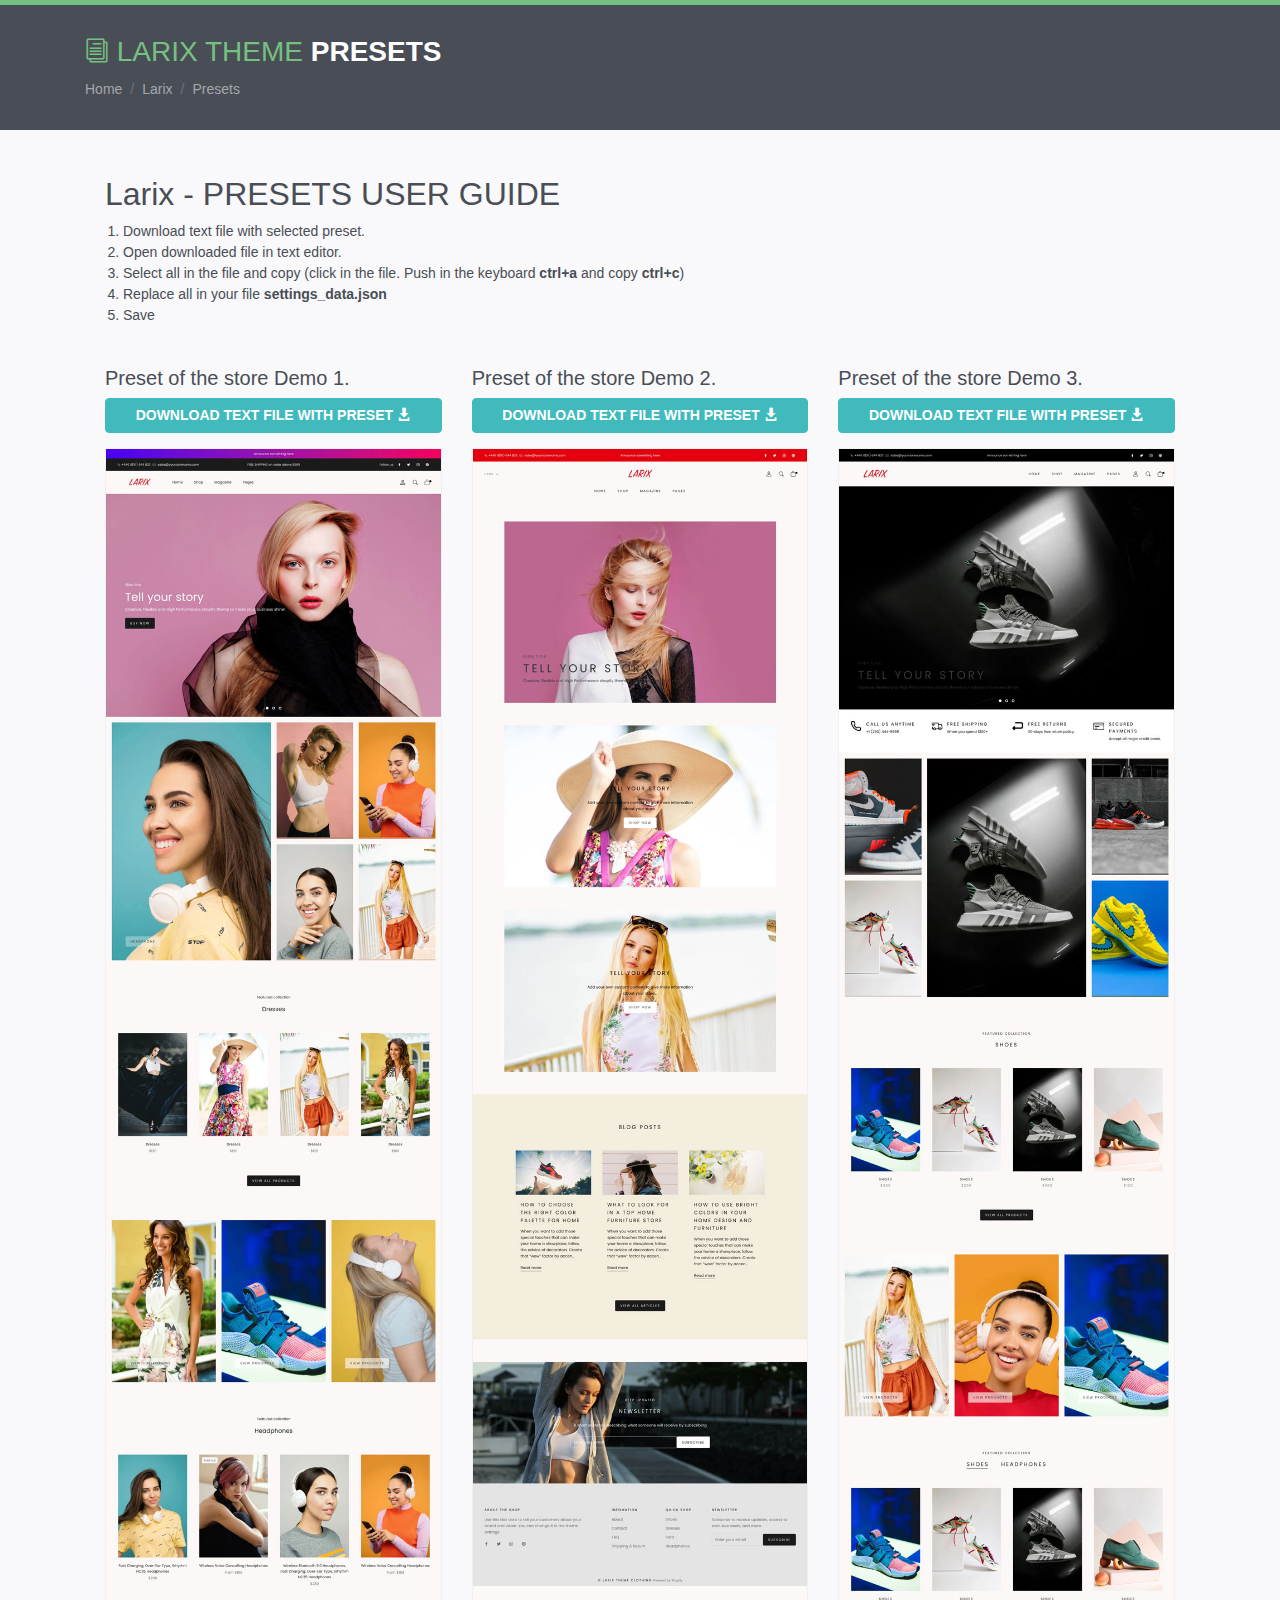
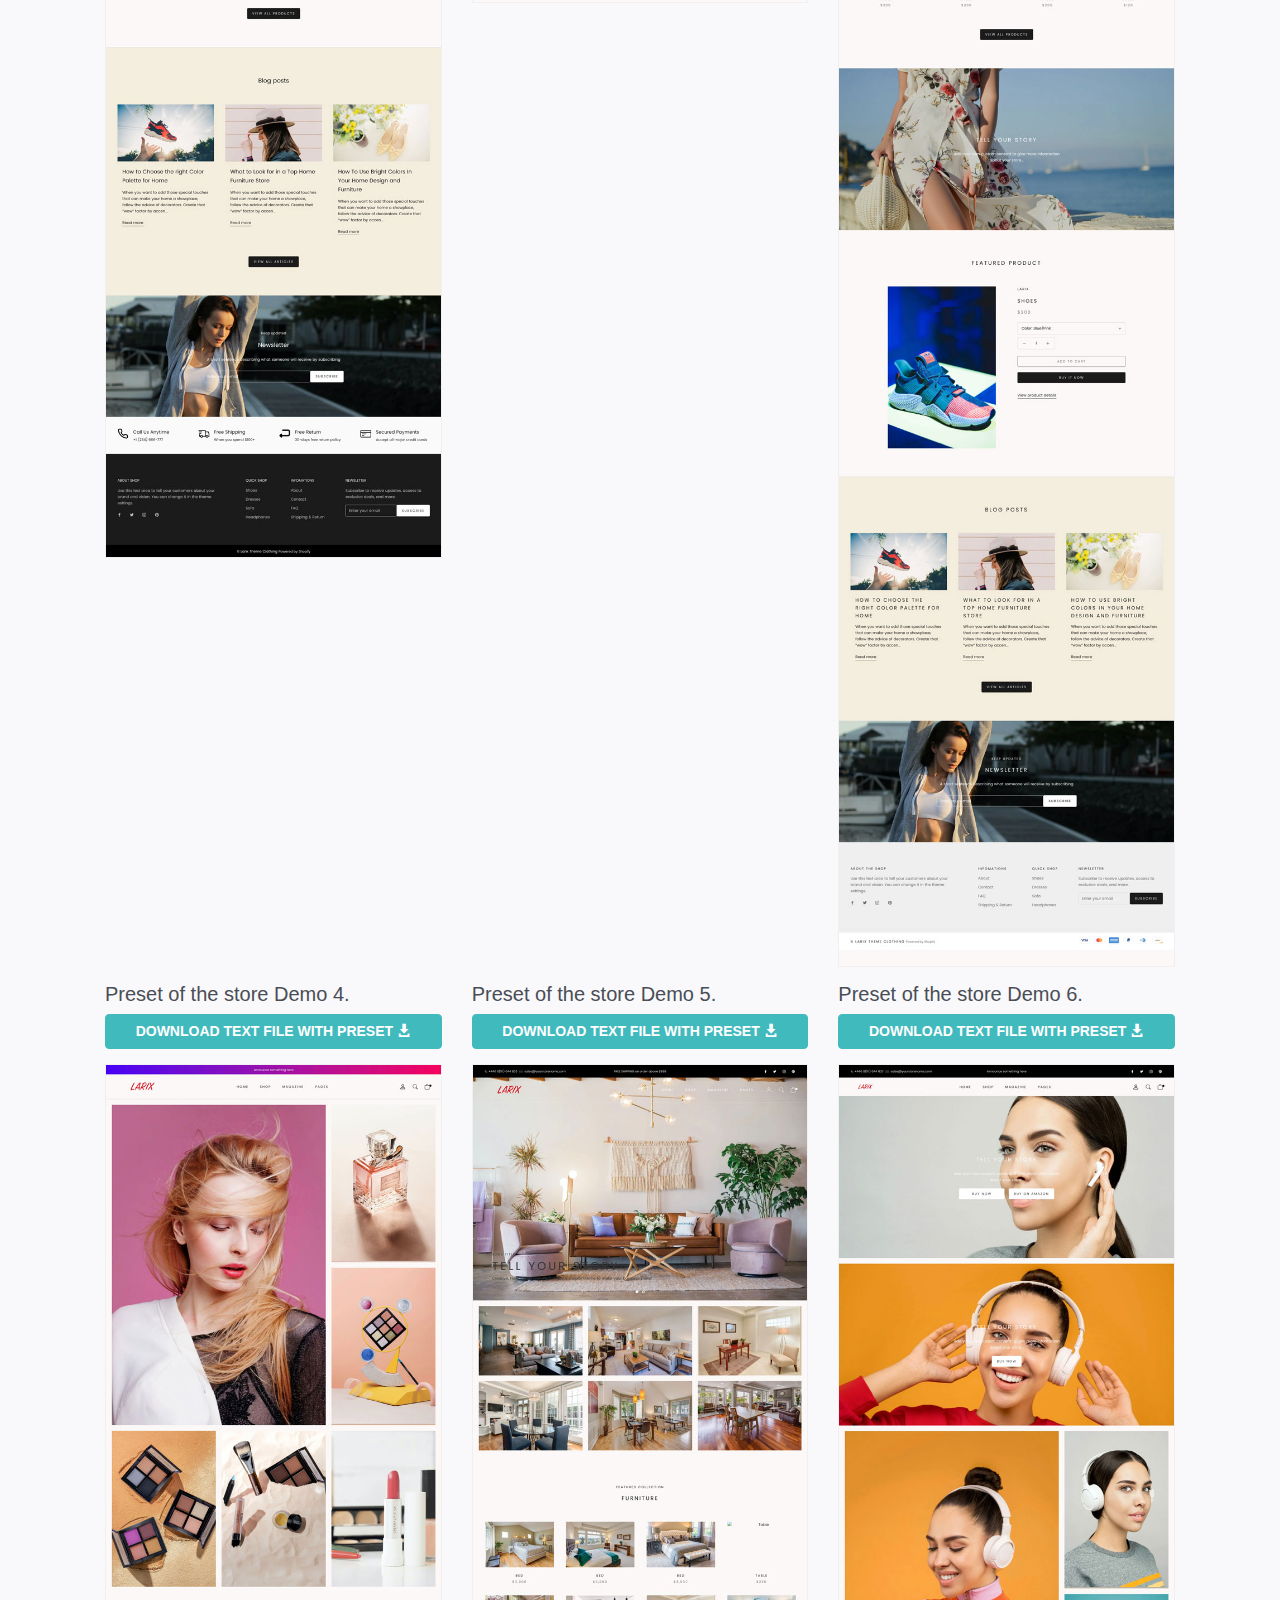
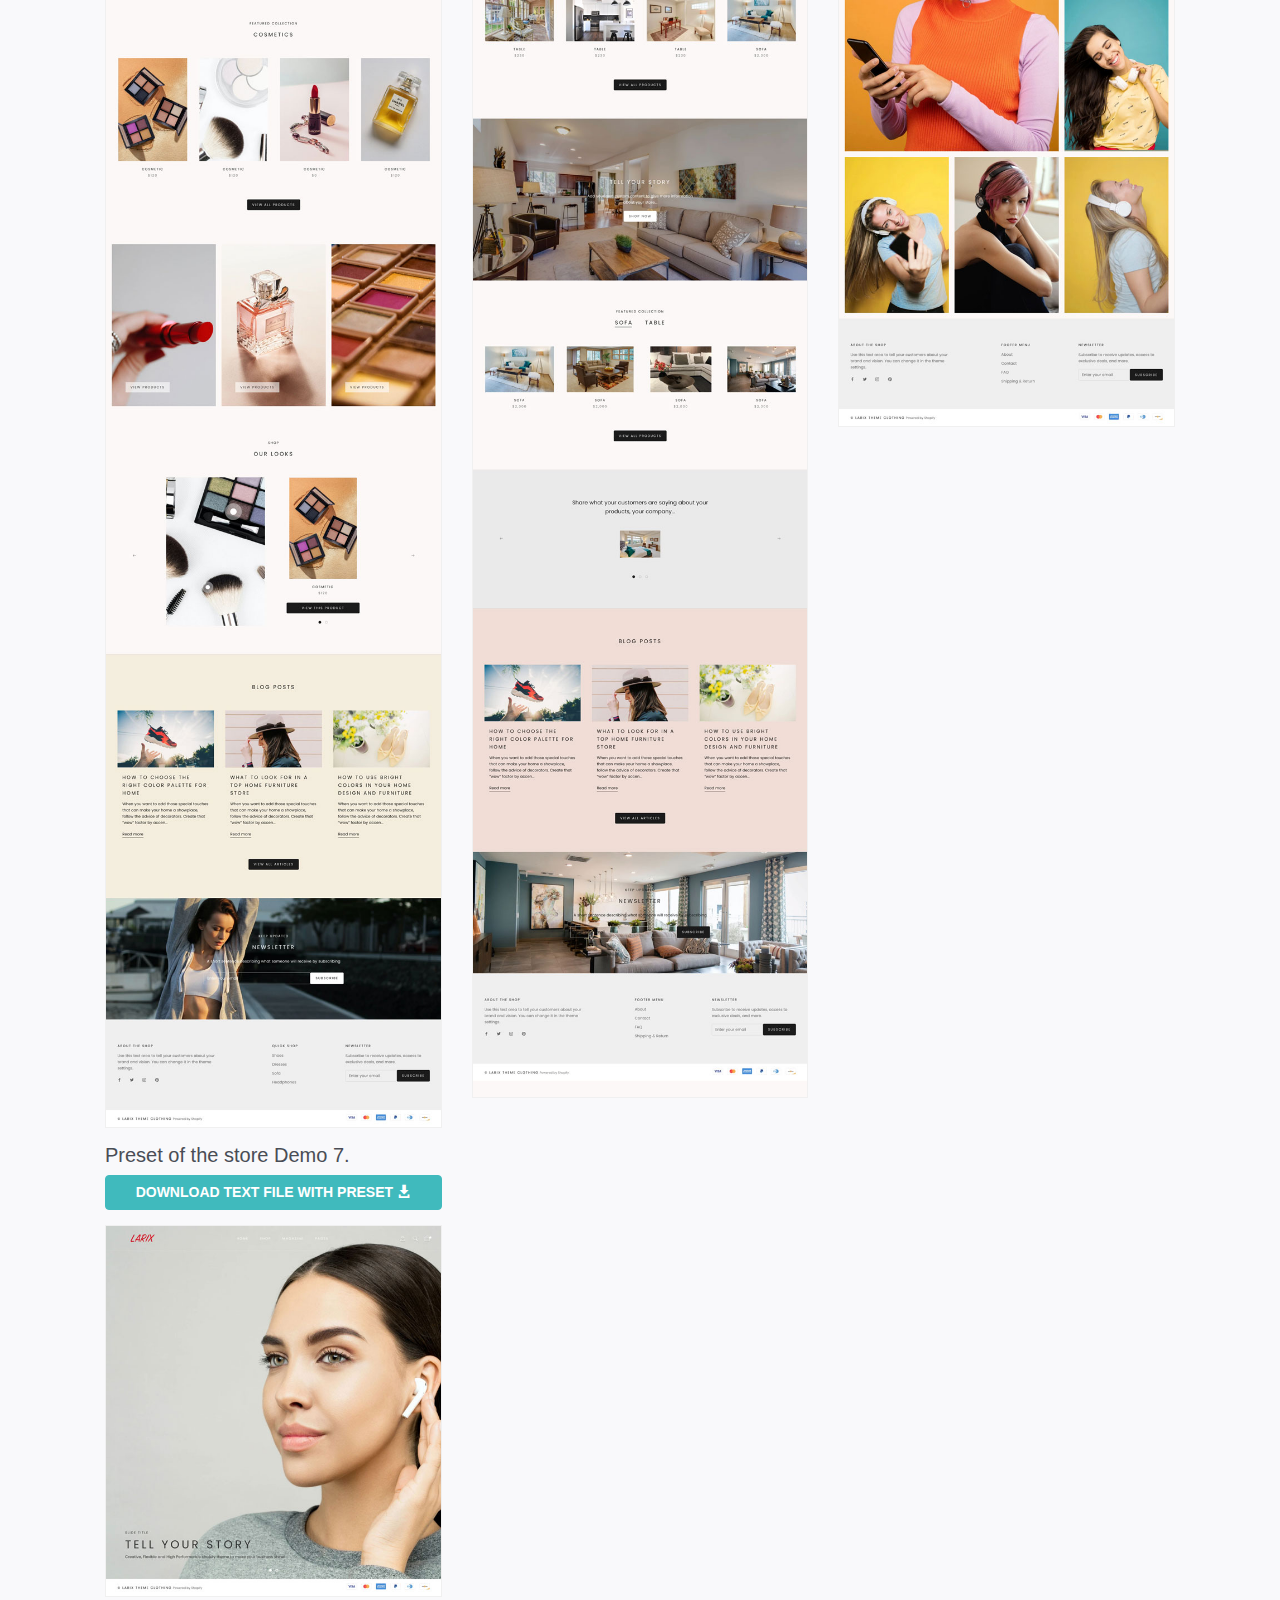
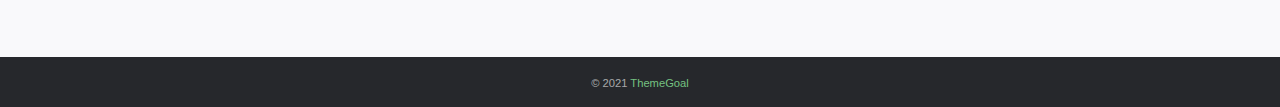
<file: presets.html>
<!DOCTYPE html>
<html lang="en"><head>
  <title>Larix - Responsive Shopify Theme </title>
  <!-- Meta -->
  <meta charset="utf-8">
  <meta http-equiv="X-UA-Compatible" content="IE=edge">
  <meta name="viewport" content="width=device-width, initial-scale=1.0">
  <meta name="description" content="Larix - Responsive Shopify Theme">
  <meta name="author" content="">
  <link rel="shortcut icon" href="favicon.png">
  <link rel="stylesheet" href="assets/plugins/bootstrap/css/bootstrap.min.css">

  <link rel="stylesheet" href="assets/plugins/prism/prism.css">

  <link rel="stylesheet" href="assets/plugins/elegant_font/css/style.css">

  <link id="theme-style" rel="stylesheet" href="assets/main.css">

</head>
<body class="body-green">
    <div class="page-wrapper"><header id="header" class="header">
    <div class="container">
        <div class="branding">
            <h1 class="logo">
                <a href="index.html">
                    <span aria-hidden="true" class="icon_documents_alt icon"></span>
                    <span class="text-highlight">Larix Theme </span><span class="text-bold">Presets</span>
                </a>
            </h1>
        </div>
        <ol class="breadcrumb">
            <li class="breadcrumb-item"><a href="http://docs.themegoal.com">Home</a></li>
            <li class="breadcrumb-item"><a href="index.html">Larix</a></li>
            <li class="breadcrumb-item active">Presets</li>
        </ol>
    </div>
</header>
<div class="doc-wrapper">
            <div class="container">

                <div class="doc-body row">
                    <div class="doc-content col-12 order-1">
                        <div class="content-inner" style="padding-left:20px;padding-right:20px;">
                            <div class="intro text-left">   
                                <h2 class="title">Larix - PRESETS USER GUIDE</h2>  
                                <ul style="list-style-type: decimal; padding-left: 18px;">
                                    <li>Download text file with selected preset.</li>
                                    <li>Open downloaded file in text editor.</li>
                                    <li>Select all in the file and copy (click in the file. Push in the keyboard <strong>ctrl+a</strong> and copy <strong>ctrl+c</strong>)</li>
                                    <li>Replace all in your file <strong>settings_data.json</strong></li>
                                    <li>Save</li>
                                </ul>                    
                            </div>

                            <div id="presets-wrapper" class="presets-wrapper row">



                                 
     
                                    <div class="col-lg-4 col-12">

                                        <div class="preset-item">
                                            <h5 class="title">Preset of the store Demo 1.</h5>
                                            <a class="btn btn-primary btn-full" href="presetstxt/preset-demo-01.txt" download>DOWNLOAD TEXT FILE WITH PRESET <span aria-hidden="true" class="icon icon_download"></span></a>
                                            <div class="screenshot-holder">
                                                <img class="img-fluid" src="assets/images/demo-preview/demo-01-600x.jpg" alt="screenshot" />
                                            </div>
                                        </div>

                                    </div>

                                 
     
                                    <div class="col-lg-4 col-12">

                                        <div class="preset-item">
                                            <h5 class="title">Preset of the store Demo 2.</h5>
                                            <a class="btn btn-primary btn-full" href="presetstxt/preset-demo-02.txt" download>DOWNLOAD TEXT FILE WITH PRESET <span aria-hidden="true" class="icon icon_download"></span></a>
                                            <div class="screenshot-holder">
                                                <img class="img-fluid" src="assets/images/demo-preview/demo-02-600x.jpg" alt="screenshot" />
                                            </div>
                                        </div>

                                    </div>

                                 
     
                                    <div class="col-lg-4 col-12">

                                        <div class="preset-item">
                                            <h5 class="title">Preset of the store Demo 3.</h5>
                                            <a class="btn btn-primary btn-full" href="presetstxt/preset-demo-03.txt" download>DOWNLOAD TEXT FILE WITH PRESET <span aria-hidden="true" class="icon icon_download"></span></a>
                                            <div class="screenshot-holder">
                                                <img class="img-fluid" src="assets/images/demo-preview/demo-03-600x.jpg" alt="screenshot" />
                                            </div>
                                        </div>

                                    </div>

                                 
     
                                    <div class="col-lg-4 col-12">

                                        <div class="preset-item">
                                            <h5 class="title">Preset of the store Demo 4.</h5>
                                            <a class="btn btn-primary btn-full" href="presetstxt/preset-demo-04.txt" download>DOWNLOAD TEXT FILE WITH PRESET <span aria-hidden="true" class="icon icon_download"></span></a>
                                            <div class="screenshot-holder">
                                                <img class="img-fluid" src="assets/images/demo-preview/demo-04-600x.jpg" alt="screenshot" />
                                            </div>
                                        </div>

                                    </div>

                                 
     
                                    <div class="col-lg-4 col-12">

                                        <div class="preset-item">
                                            <h5 class="title">Preset of the store Demo 5.</h5>
                                            <a class="btn btn-primary btn-full" href="presetstxt/preset-demo-05.txt" download>DOWNLOAD TEXT FILE WITH PRESET <span aria-hidden="true" class="icon icon_download"></span></a>
                                            <div class="screenshot-holder">
                                                <img class="img-fluid" src="assets/images/demo-preview/demo-05-600x.jpg" alt="screenshot" />
                                            </div>
                                        </div>

                                    </div>

                                 
     
                                    <div class="col-lg-4 col-12">

                                        <div class="preset-item">
                                            <h5 class="title">Preset of the store Demo 6.</h5>
                                            <a class="btn btn-primary btn-full" href="presetstxt/preset-demo-06.txt" download>DOWNLOAD TEXT FILE WITH PRESET <span aria-hidden="true" class="icon icon_download"></span></a>
                                            <div class="screenshot-holder">
                                                <img class="img-fluid" src="assets/images/demo-preview/demo-06-600x.jpg" alt="screenshot" />
                                            </div>
                                        </div>

                                    </div>

                                 
     
                                    <div class="col-lg-4 col-12">

                                        <div class="preset-item">
                                            <h5 class="title">Preset of the store Demo 7.</h5>
                                            <a class="btn btn-primary btn-full" href="presetstxt/preset-demo-07.txt" download>DOWNLOAD TEXT FILE WITH PRESET <span aria-hidden="true" class="icon icon_download"></span></a>
                                            <div class="screenshot-holder">
                                                <img class="img-fluid" src="assets/images/demo-preview/demo-07-600x.jpg" alt="screenshot" />
                                            </div>
                                        </div>

                                    </div>

                                
                                
                            </div>

                        </div>
                    </div>

                    
                </div>
            </div>
        </div>


    </div><footer id="footer" class="footer text-center">
  <div class="container">
    <small class="copyright">© 2021 <a href="https://themegoal.com/" target="_blank">ThemeGoal</a> </small>
  </div>
</footer>
<script type="text/javascript" src="assets/plugins/jquery-3.3.1.min.js"></script>
<script type="text/javascript" src="assets/plugins/bootstrap/js/bootstrap.min.js"></script>
<script type="text/javascript" src="assets/plugins/prism/prism.js"></script>
<script type="text/javascript" src="assets/plugins/jquery-scrollTo/jquery.scrollTo.min.js"></script>
<script type="text/javascript" src="assets/plugins/stickyfill/dist/stickyfill.min.js"></script>
<script type="text/javascript" src="assets/js/main.js"></script>

</body>



</html>
</file>
<file: assets/plugins/prism/prism.css>
/* http://prismjs.com/download.html?themes=prism-okaidia&languages=markup+css+clike+javascript+ruby+git+haml+handlebars+http+php+python+sass+scss+vim+yaml&plugins=line-numbers */
/**
 * okaidia theme for JavaScript, CSS and HTML
 * Loosely based on Monokai textmate theme by http://www.monokai.nl/
 * @author ocodia
 */

code[class*="language-"],
pre[class*="language-"] {
	color: #f8f8f2;
	text-shadow: 0 1px rgba(0, 0, 0, 0.3);
	font-family: Consolas, Monaco, 'Andale Mono', 'Ubuntu Mono', monospace;
	direction: ltr;
	text-align: left;
	white-space: pre;
	word-spacing: normal;
	word-break: normal;
	word-wrap: normal;
	line-height: 1.5;

	-moz-tab-size: 4;
	-o-tab-size: 4;
	tab-size: 4;

	-webkit-hyphens: none;
	-moz-hyphens: none;
	-ms-hyphens: none;
	hyphens: none;
}

/* Code blocks */
pre[class*="language-"] {
	padding: 1em;
	margin: .5em 0;
	overflow: auto;
	border-radius: 0.3em;
}

:not(pre) > code[class*="language-"],
pre[class*="language-"] {
	background: #272822;
}

/* Inline code */
:not(pre) > code[class*="language-"] {
	padding: .1em;
	border-radius: .3em;
	white-space: normal;
}

.token.comment,
.token.prolog,
.token.doctype,
.token.cdata {
	color: slategray;
}

.token.punctuation {
	color: #f8f8f2;
}

.namespace {
	opacity: .7;
}

.token.property,
.token.tag,
.token.constant,
.token.symbol,
.token.deleted {
	color: #f92672;
}

.token.boolean,
.token.number {
	color: #ae81ff;
}

.token.selector,
.token.attr-name,
.token.string,
.token.char,
.token.builtin,
.token.inserted {
	color: #a6e22e;
}

.token.operator,
.token.entity,
.token.url,
.language-css .token.string,
.style .token.string,
.token.variable {
	color: #f8f8f2;
}

.token.atrule,
.token.attr-value,
.token.function {
	color: #e6db74;
}

.token.keyword {
	color: #66d9ef;
}

.token.regex,
.token.important {
	color: #fd971f;
}

.token.important,
.token.bold {
	font-weight: bold;
}
.token.italic {
	font-style: italic;
}

.token.entity {
	cursor: help;
}

pre.line-numbers {
	position: relative;
	padding-left: 3.8em;
	counter-reset: linenumber;
}

pre.line-numbers > code {
	position: relative;
}

.line-numbers .line-numbers-rows {
	position: absolute;
	pointer-events: none;
	top: 0;
	font-size: 100%;
	left: -3.8em;
	width: 3em; /* works for line-numbers below 1000 lines */
	letter-spacing: -1px;
	border-right: 1px solid #999;

	-webkit-user-select: none;
	-moz-user-select: none;
	-ms-user-select: none;
	user-select: none;

}

	.line-numbers-rows > span {
		pointer-events: none;
		display: block;
		counter-increment: linenumber;
	}

		.line-numbers-rows > span:before {
			content: counter(linenumber);
			color: #999;
			display: block;
			padding-right: 0.8em;
			text-align: right;
		}
</file>
<file: assets/plugins/elegant_font/css/style.css>
@font-face {
	font-family: 'ElegantIcons';
	src:url('fonts/ElegantIcons.eot');
	src:url('fonts/ElegantIcons.eot?#iefix') format('embedded-opentype'),
		url('fonts/ElegantIcons.woff') format('woff'),
		url('fonts/ElegantIcons.ttf') format('truetype'),
		url('fonts/ElegantIcons.svg#ElegantIcons') format('svg');
	font-weight: normal;
	font-style: normal;
}

/* Use the following CSS code if you want to use data attributes for inserting your icons */
[data-icon]:before {
	font-family: 'ElegantIcons';
	content: attr(data-icon);
	speak: none;
	font-weight: normal;
	font-variant: normal;
	text-transform: none;
	line-height: 1;
	-webkit-font-smoothing: antialiased;
	-moz-osx-font-smoothing: grayscale;
}

/* Use the following CSS code if you want to have a class per icon */
/*
Instead of a list of all class selectors,
you can use the generic selector below, but it's slower:
[class*="your-class-prefix"] {
*/
.arrow_up, .arrow_down, .arrow_left, .arrow_right, .arrow_left-up, .arrow_right-up, .arrow_right-down, .arrow_left-down, .arrow-up-down, .arrow_up-down_alt, .arrow_left-right_alt, .arrow_left-right, .arrow_expand_alt2, .arrow_expand_alt, .arrow_condense, .arrow_expand, .arrow_move, .arrow_carrot-up, .arrow_carrot-down, .arrow_carrot-left, .arrow_carrot-right, .arrow_carrot-2up, .arrow_carrot-2down, .arrow_carrot-2left, .arrow_carrot-2right, .arrow_carrot-up_alt2, .arrow_carrot-down_alt2, .arrow_carrot-left_alt2, .arrow_carrot-right_alt2, .arrow_carrot-2up_alt2, .arrow_carrot-2down_alt2, .arrow_carrot-2left_alt2, .arrow_carrot-2right_alt2, .arrow_triangle-up, .arrow_triangle-down, .arrow_triangle-left, .arrow_triangle-right, .arrow_triangle-up_alt2, .arrow_triangle-down_alt2, .arrow_triangle-left_alt2, .arrow_triangle-right_alt2, .arrow_back, .icon_minus-06, .icon_plus, .icon_close, .icon_check, .icon_minus_alt2, .icon_plus_alt2, .icon_close_alt2, .icon_check_alt2, .icon_zoom-out_alt, .icon_zoom-in_alt, .icon_search, .icon_box-empty, .icon_box-selected, .icon_minus-box, .icon_plus-box, .icon_box-checked, .icon_circle-empty, .icon_circle-slelected, .icon_stop_alt2, .icon_stop, .icon_pause_alt2, .icon_pause, .icon_menu, .icon_menu-square_alt2, .icon_menu-circle_alt2, .icon_ul, .icon_ol, .icon_adjust-horiz, .icon_adjust-vert, .icon_document_alt, .icon_documents_alt, .icon_pencil, .icon_pencil-edit_alt, .icon_pencil-edit, .icon_folder-alt, .icon_folder-open_alt, .icon_folder-add_alt, .icon_info_alt, .icon_error-oct_alt, .icon_error-circle_alt, .icon_error-triangle_alt, .icon_question_alt2, .icon_question, .icon_comment_alt, .icon_chat_alt, .icon_vol-mute_alt, .icon_volume-low_alt, .icon_volume-high_alt, .icon_quotations, .icon_quotations_alt2, .icon_clock_alt, .icon_lock_alt, .icon_lock-open_alt, .icon_key_alt, .icon_cloud_alt, .icon_cloud-upload_alt, .icon_cloud-download_alt, .icon_image, .icon_images, .icon_lightbulb_alt, .icon_gift_alt, .icon_house_alt, .icon_genius, .icon_mobile, .icon_tablet, .icon_laptop, .icon_desktop, .icon_camera_alt, .icon_mail_alt, .icon_cone_alt, .icon_ribbon_alt, .icon_bag_alt, .icon_creditcard, .icon_cart_alt, .icon_paperclip, .icon_tag_alt, .icon_tags_alt, .icon_trash_alt, .icon_cursor_alt, .icon_mic_alt, .icon_compass_alt, .icon_pin_alt, .icon_pushpin_alt, .icon_map_alt, .icon_drawer_alt, .icon_toolbox_alt, .icon_book_alt, .icon_calendar, .icon_film, .icon_table, .icon_contacts_alt, .icon_headphones, .icon_lifesaver, .icon_piechart, .icon_refresh, .icon_link_alt, .icon_link, .icon_loading, .icon_blocked, .icon_archive_alt, .icon_heart_alt, .icon_star_alt, .icon_star-half_alt, .icon_star, .icon_star-half, .icon_tools, .icon_tool, .icon_cog, .icon_cogs, .arrow_up_alt, .arrow_down_alt, .arrow_left_alt, .arrow_right_alt, .arrow_left-up_alt, .arrow_right-up_alt, .arrow_right-down_alt, .arrow_left-down_alt, .arrow_condense_alt, .arrow_expand_alt3, .arrow_carrot_up_alt, .arrow_carrot-down_alt, .arrow_carrot-left_alt, .arrow_carrot-right_alt, .arrow_carrot-2up_alt, .arrow_carrot-2dwnn_alt, .arrow_carrot-2left_alt, .arrow_carrot-2right_alt, .arrow_triangle-up_alt, .arrow_triangle-down_alt, .arrow_triangle-left_alt, .arrow_triangle-right_alt, .icon_minus_alt, .icon_plus_alt, .icon_close_alt, .icon_check_alt, .icon_zoom-out, .icon_zoom-in, .icon_stop_alt, .icon_menu-square_alt, .icon_menu-circle_alt, .icon_document, .icon_documents, .icon_pencil_alt, .icon_folder, .icon_folder-open, .icon_folder-add, .icon_folder_upload, .icon_folder_download, .icon_info, .icon_error-circle, .icon_error-oct, .icon_error-triangle, .icon_question_alt, .icon_comment, .icon_chat, .icon_vol-mute, .icon_volume-low, .icon_volume-high, .icon_quotations_alt, .icon_clock, .icon_lock, .icon_lock-open, .icon_key, .icon_cloud, .icon_cloud-upload, .icon_cloud-download, .icon_lightbulb, .icon_gift, .icon_house, .icon_camera, .icon_mail, .icon_cone, .icon_ribbon, .icon_bag, .icon_cart, .icon_tag, .icon_tags, .icon_trash, .icon_cursor, .icon_mic, .icon_compass, .icon_pin, .icon_pushpin, .icon_map, .icon_drawer, .icon_toolbox, .icon_book, .icon_contacts, .icon_archive, .icon_heart, .icon_profile, .icon_group, .icon_grid-2x2, .icon_grid-3x3, .icon_music, .icon_pause_alt, .icon_phone, .icon_upload, .icon_download, .social_facebook, .social_twitter, .social_pinterest, .social_googleplus, .social_tumblr, .social_tumbleupon, .social_wordpress, .social_instagram, .social_dribbble, .social_vimeo, .social_linkedin, .social_rss, .social_deviantart, .social_share, .social_myspace, .social_skype, .social_youtube, .social_picassa, .social_googledrive, .social_flickr, .social_blogger, .social_spotify, .social_delicious, .social_facebook_circle, .social_twitter_circle, .social_pinterest_circle, .social_googleplus_circle, .social_tumblr_circle, .social_stumbleupon_circle, .social_wordpress_circle, .social_instagram_circle, .social_dribbble_circle, .social_vimeo_circle, .social_linkedin_circle, .social_rss_circle, .social_deviantart_circle, .social_share_circle, .social_myspace_circle, .social_skype_circle, .social_youtube_circle, .social_picassa_circle, .social_googledrive_alt2, .social_flickr_circle, .social_blogger_circle, .social_spotify_circle, .social_delicious_circle, .social_facebook_square, .social_twitter_square, .social_pinterest_square, .social_googleplus_square, .social_tumblr_square, .social_stumbleupon_square, .social_wordpress_square, .social_instagram_square, .social_dribbble_square, .social_vimeo_square, .social_linkedin_square, .social_rss_square, .social_deviantart_square, .social_share_square, .social_myspace_square, .social_skype_square, .social_youtube_square, .social_picassa_square, .social_googledrive_square, .social_flickr_square, .social_blogger_square, .social_spotify_square, .social_delicious_square, .icon_printer, .icon_calulator, .icon_building, .icon_floppy, .icon_drive, .icon_search-2, .icon_id, .icon_id-2, .icon_puzzle, .icon_like, .icon_dislike, .icon_mug, .icon_currency, .icon_wallet, .icon_pens, .icon_easel, .icon_flowchart, .icon_datareport, .icon_briefcase, .icon_shield, .icon_percent, .icon_globe, .icon_globe-2, .icon_target, .icon_hourglass, .icon_balance, .icon_rook, .icon_printer-alt, .icon_calculator_alt, .icon_building_alt, .icon_floppy_alt, .icon_drive_alt, .icon_search_alt, .icon_id_alt, .icon_id-2_alt, .icon_puzzle_alt, .icon_like_alt, .icon_dislike_alt, .icon_mug_alt, .icon_currency_alt, .icon_wallet_alt, .icon_pens_alt, .icon_easel_alt, .icon_flowchart_alt, .icon_datareport_alt, .icon_briefcase_alt, .icon_shield_alt, .icon_percent_alt, .icon_globe_alt, .icon_clipboard {
	font-family: 'ElegantIcons';
	speak: none;
	font-style: normal;
	font-weight: normal;
	font-variant: normal;
	text-transform: none;
	line-height: 1;
	-webkit-font-smoothing: antialiased;
}
.arrow_up:before {
	content: "\21";
}
.arrow_down:before {
	content: "\22";
}
.arrow_left:before {
	content: "\23";
}
.arrow_right:before {
	content: "\24";
}
.arrow_left-up:before {
	content: "\25";
}
.arrow_right-up:before {
	content: "\26";
}
.arrow_right-down:before {
	content: "\27";
}
.arrow_left-down:before {
	content: "\28";
}
.arrow-up-down:before {
	content: "\29";
}
.arrow_up-down_alt:before {
	content: "\2a";
}
.arrow_left-right_alt:before {
	content: "\2b";
}
.arrow_left-right:before {
	content: "\2c";
}
.arrow_expand_alt2:before {
	content: "\2d";
}
.arrow_expand_alt:before {
	content: "\2e";
}
.arrow_condense:before {
	content: "\2f";
}
.arrow_expand:before {
	content: "\30";
}
.arrow_move:before {
	content: "\31";
}
.arrow_carrot-up:before {
	content: "\32";
}
.arrow_carrot-down:before {
	content: "\33";
}
.arrow_carrot-left:before {
	content: "\34";
}
.arrow_carrot-right:before {
	content: "\35";
}
.arrow_carrot-2up:before {
	content: "\36";
}
.arrow_carrot-2down:before {
	content: "\37";
}
.arrow_carrot-2left:before {
	content: "\38";
}
.arrow_carrot-2right:before {
	content: "\39";
}
.arrow_carrot-up_alt2:before {
	content: "\3a";
}
.arrow_carrot-down_alt2:before {
	content: "\3b";
}
.arrow_carrot-left_alt2:before {
	content: "\3c";
}
.arrow_carrot-right_alt2:before {
	content: "\3d";
}
.arrow_carrot-2up_alt2:before {
	content: "\3e";
}
.arrow_carrot-2down_alt2:before {
	content: "\3f";
}
.arrow_carrot-2left_alt2:before {
	content: "\40";
}
.arrow_carrot-2right_alt2:before {
	content: "\41";
}
.arrow_triangle-up:before {
	content: "\42";
}
.arrow_triangle-down:before {
	content: "\43";
}
.arrow_triangle-left:before {
	content: "\44";
}
.arrow_triangle-right:before {
	content: "\45";
}
.arrow_triangle-up_alt2:before {
	content: "\46";
}
.arrow_triangle-down_alt2:before {
	content: "\47";
}
.arrow_triangle-left_alt2:before {
	content: "\48";
}
.arrow_triangle-right_alt2:before {
	content: "\49";
}
.arrow_back:before {
	content: "\4a";
}
.icon_minus-06:before {
	content: "\4b";
}
.icon_plus:before {
	content: "\4c";
}
.icon_close:before {
	content: "\4d";
}
.icon_check:before {
	content: "\4e";
}
.icon_minus_alt2:before {
	content: "\4f";
}
.icon_plus_alt2:before {
	content: "\50";
}
.icon_close_alt2:before {
	content: "\51";
}
.icon_check_alt2:before {
	content: "\52";
}
.icon_zoom-out_alt:before {
	content: "\53";
}
.icon_zoom-in_alt:before {
	content: "\54";
}
.icon_search:before {
	content: "\55";
}
.icon_box-empty:before {
	content: "\56";
}
.icon_box-selected:before {
	content: "\57";
}
.icon_minus-box:before {
	content: "\58";
}
.icon_plus-box:before {
	content: "\59";
}
.icon_box-checked:before {
	content: "\5a";
}
.icon_circle-empty:before {
	content: "\5b";
}
.icon_circle-slelected:before {
	content: "\5c";
}
.icon_stop_alt2:before {
	content: "\5d";
}
.icon_stop:before {
	content: "\5e";
}
.icon_pause_alt2:before {
	content: "\5f";
}
.icon_pause:before {
	content: "\60";
}
.icon_menu:before {
	content: "\61";
}
.icon_menu-square_alt2:before {
	content: "\62";
}
.icon_menu-circle_alt2:before {
	content: "\63";
}
.icon_ul:before {
	content: "\64";
}
.icon_ol:before {
	content: "\65";
}
.icon_adjust-horiz:before {
	content: "\66";
}
.icon_adjust-vert:before {
	content: "\67";
}
.icon_document_alt:before {
	content: "\68";
}
.icon_documents_alt:before {
	content: "\69";
}
.icon_pencil:before {
	content: "\6a";
}
.icon_pencil-edit_alt:before {
	content: "\6b";
}
.icon_pencil-edit:before {
	content: "\6c";
}
.icon_folder-alt:before {
	content: "\6d";
}
.icon_folder-open_alt:before {
	content: "\6e";
}
.icon_folder-add_alt:before {
	content: "\6f";
}
.icon_info_alt:before {
	content: "\70";
}
.icon_error-oct_alt:before {
	content: "\71";
}
.icon_error-circle_alt:before {
	content: "\72";
}
.icon_error-triangle_alt:before {
	content: "\73";
}
.icon_question_alt2:before {
	content: "\74";
}
.icon_question:before {
	content: "\75";
}
.icon_comment_alt:before {
	content: "\76";
}
.icon_chat_alt:before {
	content: "\77";
}
.icon_vol-mute_alt:before {
	content: "\78";
}
.icon_volume-low_alt:before {
	content: "\79";
}
.icon_volume-high_alt:before {
	content: "\7a";
}
.icon_quotations:before {
	content: "\7b";
}
.icon_quotations_alt2:before {
	content: "\7c";
}
.icon_clock_alt:before {
	content: "\7d";
}
.icon_lock_alt:before {
	content: "\7e";
}
.icon_lock-open_alt:before {
	content: "\e000";
}
.icon_key_alt:before {
	content: "\e001";
}
.icon_cloud_alt:before {
	content: "\e002";
}
.icon_cloud-upload_alt:before {
	content: "\e003";
}
.icon_cloud-download_alt:before {
	content: "\e004";
}
.icon_image:before {
	content: "\e005";
}
.icon_images:before {
	content: "\e006";
}
.icon_lightbulb_alt:before {
	content: "\e007";
}
.icon_gift_alt:before {
	content: "\e008";
}
.icon_house_alt:before {
	content: "\e009";
}
.icon_genius:before {
	content: "\e00a";
}
.icon_mobile:before {
	content: "\e00b";
}
.icon_tablet:before {
	content: "\e00c";
}
.icon_laptop:before {
	content: "\e00d";
}
.icon_desktop:before {
	content: "\e00e";
}
.icon_camera_alt:before {
	content: "\e00f";
}
.icon_mail_alt:before {
	content: "\e010";
}
.icon_cone_alt:before {
	content: "\e011";
}
.icon_ribbon_alt:before {
	content: "\e012";
}
.icon_bag_alt:before {
	content: "\e013";
}
.icon_creditcard:before {
	content: "\e014";
}
.icon_cart_alt:before {
	content: "\e015";
}
.icon_paperclip:before {
	content: "\e016";
}
.icon_tag_alt:before {
	content: "\e017";
}
.icon_tags_alt:before {
	content: "\e018";
}
.icon_trash_alt:before {
	content: "\e019";
}
.icon_cursor_alt:before {
	content: "\e01a";
}
.icon_mic_alt:before {
	content: "\e01b";
}
.icon_compass_alt:before {
	content: "\e01c";
}
.icon_pin_alt:before {
	content: "\e01d";
}
.icon_pushpin_alt:before {
	content: "\e01e";
}
.icon_map_alt:before {
	content: "\e01f";
}
.icon_drawer_alt:before {
	content: "\e020";
}
.icon_toolbox_alt:before {
	content: "\e021";
}
.icon_book_alt:before {
	content: "\e022";
}
.icon_calendar:before {
	content: "\e023";
}
.icon_film:before {
	content: "\e024";
}
.icon_table:before {
	content: "\e025";
}
.icon_contacts_alt:before {
	content: "\e026";
}
.icon_headphones:before {
	content: "\e027";
}
.icon_lifesaver:before {
	content: "\e028";
}
.icon_piechart:before {
	content: "\e029";
}
.icon_refresh:before {
	content: "\e02a";
}
.icon_link_alt:before {
	content: "\e02b";
}
.icon_link:before {
	content: "\e02c";
}
.icon_loading:before {
	content: "\e02d";
}
.icon_blocked:before {
	content: "\e02e";
}
.icon_archive_alt:before {
	content: "\e02f";
}
.icon_heart_alt:before {
	content: "\e030";
}
.icon_star_alt:before {
	content: "\e031";
}
.icon_star-half_alt:before {
	content: "\e032";
}
.icon_star:before {
	content: "\e033";
}
.icon_star-half:before {
	content: "\e034";
}
.icon_tools:before {
	content: "\e035";
}
.icon_tool:before {
	content: "\e036";
}
.icon_cog:before {
	content: "\e037";
}
.icon_cogs:before {
	content: "\e038";
}
.arrow_up_alt:before {
	content: "\e039";
}
.arrow_down_alt:before {
	content: "\e03a";
}
.arrow_left_alt:before {
	content: "\e03b";
}
.arrow_right_alt:before {
	content: "\e03c";
}
.arrow_left-up_alt:before {
	content: "\e03d";
}
.arrow_right-up_alt:before {
	content: "\e03e";
}
.arrow_right-down_alt:before {
	content: "\e03f";
}
.arrow_left-down_alt:before {
	content: "\e040";
}
.arrow_condense_alt:before {
	content: "\e041";
}
.arrow_expand_alt3:before {
	content: "\e042";
}
.arrow_carrot_up_alt:before {
	content: "\e043";
}
.arrow_carrot-down_alt:before {
	content: "\e044";
}
.arrow_carrot-left_alt:before {
	content: "\e045";
}
.arrow_carrot-right_alt:before {
	content: "\e046";
}
.arrow_carrot-2up_alt:before {
	content: "\e047";
}
.arrow_carrot-2dwnn_alt:before {
	content: "\e048";
}
.arrow_carrot-2left_alt:before {
	content: "\e049";
}
.arrow_carrot-2right_alt:before {
	content: "\e04a";
}
.arrow_triangle-up_alt:before {
	content: "\e04b";
}
.arrow_triangle-down_alt:before {
	content: "\e04c";
}
.arrow_triangle-left_alt:before {
	content: "\e04d";
}
.arrow_triangle-right_alt:before {
	content: "\e04e";
}
.icon_minus_alt:before {
	content: "\e04f";
}
.icon_plus_alt:before {
	content: "\e050";
}
.icon_close_alt:before {
	content: "\e051";
}
.icon_check_alt:before {
	content: "\e052";
}
.icon_zoom-out:before {
	content: "\e053";
}
.icon_zoom-in:before {
	content: "\e054";
}
.icon_stop_alt:before {
	content: "\e055";
}
.icon_menu-square_alt:before {
	content: "\e056";
}
.icon_menu-circle_alt:before {
	content: "\e057";
}
.icon_document:before {
	content: "\e058";
}
.icon_documents:before {
	content: "\e059";
}
.icon_pencil_alt:before {
	content: "\e05a";
}
.icon_folder:before {
	content: "\e05b";
}
.icon_folder-open:before {
	content: "\e05c";
}
.icon_folder-add:before {
	content: "\e05d";
}
.icon_folder_upload:before {
	content: "\e05e";
}
.icon_folder_download:before {
	content: "\e05f";
}
.icon_info:before {
	content: "\e060";
}
.icon_error-circle:before {
	content: "\e061";
}
.icon_error-oct:before {
	content: "\e062";
}
.icon_error-triangle:before {
	content: "\e063";
}
.icon_question_alt:before {
	content: "\e064";
}
.icon_comment:before {
	content: "\e065";
}
.icon_chat:before {
	content: "\e066";
}
.icon_vol-mute:before {
	content: "\e067";
}
.icon_volume-low:before {
	content: "\e068";
}
.icon_volume-high:before {
	content: "\e069";
}
.icon_quotations_alt:before {
	content: "\e06a";
}
.icon_clock:before {
	content: "\e06b";
}
.icon_lock:before {
	content: "\e06c";
}
.icon_lock-open:before {
	content: "\e06d";
}
.icon_key:before {
	content: "\e06e";
}
.icon_cloud:before {
	content: "\e06f";
}
.icon_cloud-upload:before {
	content: "\e070";
}
.icon_cloud-download:before {
	content: "\e071";
}
.icon_lightbulb:before {
	content: "\e072";
}
.icon_gift:before {
	content: "\e073";
}
.icon_house:before {
	content: "\e074";
}
.icon_camera:before {
	content: "\e075";
}
.icon_mail:before {
	content: "\e076";
}
.icon_cone:before {
	content: "\e077";
}
.icon_ribbon:before {
	content: "\e078";
}
.icon_bag:before {
	content: "\e079";
}
.icon_cart:before {
	content: "\e07a";
}
.icon_tag:before {
	content: "\e07b";
}
.icon_tags:before {
	content: "\e07c";
}
.icon_trash:before {
	content: "\e07d";
}
.icon_cursor:before {
	content: "\e07e";
}
.icon_mic:before {
	content: "\e07f";
}
.icon_compass:before {
	content: "\e080";
}
.icon_pin:before {
	content: "\e081";
}
.icon_pushpin:before {
	content: "\e082";
}
.icon_map:before {
	content: "\e083";
}
.icon_drawer:before {
	content: "\e084";
}
.icon_toolbox:before {
	content: "\e085";
}
.icon_book:before {
	content: "\e086";
}
.icon_contacts:before {
	content: "\e087";
}
.icon_archive:before {
	content: "\e088";
}
.icon_heart:before {
	content: "\e089";
}
.icon_profile:before {
	content: "\e08a";
}
.icon_group:before {
	content: "\e08b";
}
.icon_grid-2x2:before {
	content: "\e08c";
}
.icon_grid-3x3:before {
	content: "\e08d";
}
.icon_music:before {
	content: "\e08e";
}
.icon_pause_alt:before {
	content: "\e08f";
}
.icon_phone:before {
	content: "\e090";
}
.icon_upload:before {
	content: "\e091";
}
.icon_download:before {
	content: "\e092";
}
.social_facebook:before {
	content: "\e093";
}
.social_twitter:before {
	content: "\e094";
}
.social_pinterest:before {
	content: "\e095";
}
.social_googleplus:before {
	content: "\e096";
}
.social_tumblr:before {
	content: "\e097";
}
.social_tumbleupon:before {
	content: "\e098";
}
.social_wordpress:before {
	content: "\e099";
}
.social_instagram:before {
	content: "\e09a";
}
.social_dribbble:before {
	content: "\e09b";
}
.social_vimeo:before {
	content: "\e09c";
}
.social_linkedin:before {
	content: "\e09d";
}
.social_rss:before {
	content: "\e09e";
}
.social_deviantart:before {
	content: "\e09f";
}
.social_share:before {
	content: "\e0a0";
}
.social_myspace:before {
	content: "\e0a1";
}
.social_skype:before {
	content: "\e0a2";
}
.social_youtube:before {
	content: "\e0a3";
}
.social_picassa:before {
	content: "\e0a4";
}
.social_googledrive:before {
	content: "\e0a5";
}
.social_flickr:before {
	content: "\e0a6";
}
.social_blogger:before {
	content: "\e0a7";
}
.social_spotify:before {
	content: "\e0a8";
}
.social_delicious:before {
	content: "\e0a9";
}
.social_facebook_circle:before {
	content: "\e0aa";
}
.social_twitter_circle:before {
	content: "\e0ab";
}
.social_pinterest_circle:before {
	content: "\e0ac";
}
.social_googleplus_circle:before {
	content: "\e0ad";
}
.social_tumblr_circle:before {
	content: "\e0ae";
}
.social_stumbleupon_circle:before {
	content: "\e0af";
}
.social_wordpress_circle:before {
	content: "\e0b0";
}
.social_instagram_circle:before {
	content: "\e0b1";
}
.social_dribbble_circle:before {
	content: "\e0b2";
}
.social_vimeo_circle:before {
	content: "\e0b3";
}
.social_linkedin_circle:before {
	content: "\e0b4";
}
.social_rss_circle:before {
	content: "\e0b5";
}
.social_deviantart_circle:before {
	content: "\e0b6";
}
.social_share_circle:before {
	content: "\e0b7";
}
.social_myspace_circle:before {
	content: "\e0b8";
}
.social_skype_circle:before {
	content: "\e0b9";
}
.social_youtube_circle:before {
	content: "\e0ba";
}
.social_picassa_circle:before {
	content: "\e0bb";
}
.social_googledrive_alt2:before {
	content: "\e0bc";
}
.social_flickr_circle:before {
	content: "\e0bd";
}
.social_blogger_circle:before {
	content: "\e0be";
}
.social_spotify_circle:before {
	content: "\e0bf";
}
.social_delicious_circle:before {
	content: "\e0c0";
}
.social_facebook_square:before {
	content: "\e0c1";
}
.social_twitter_square:before {
	content: "\e0c2";
}
.social_pinterest_square:before {
	content: "\e0c3";
}
.social_googleplus_square:before {
	content: "\e0c4";
}
.social_tumblr_square:before {
	content: "\e0c5";
}
.social_stumbleupon_square:before {
	content: "\e0c6";
}
.social_wordpress_square:before {
	content: "\e0c7";
}
.social_instagram_square:before {
	content: "\e0c8";
}
.social_dribbble_square:before {
	content: "\e0c9";
}
.social_vimeo_square:before {
	content: "\e0ca";
}
.social_linkedin_square:before {
	content: "\e0cb";
}
.social_rss_square:before {
	content: "\e0cc";
}
.social_deviantart_square:before {
	content: "\e0cd";
}
.social_share_square:before {
	content: "\e0ce";
}
.social_myspace_square:before {
	content: "\e0cf";
}
.social_skype_square:before {
	content: "\e0d0";
}
.social_youtube_square:before {
	content: "\e0d1";
}
.social_picassa_square:before {
	content: "\e0d2";
}
.social_googledrive_square:before {
	content: "\e0d3";
}
.social_flickr_square:before {
	content: "\e0d4";
}
.social_blogger_square:before {
	content: "\e0d5";
}
.social_spotify_square:before {
	content: "\e0d6";
}
.social_delicious_square:before {
	content: "\e0d7";
}
.icon_printer:before {
	content: "\e103";
}
.icon_calulator:before {
	content: "\e0ee";
}
.icon_building:before {
	content: "\e0ef";
}
.icon_floppy:before {
	content: "\e0e8";
}
.icon_drive:before {
	content: "\e0ea";
}
.icon_search-2:before {
	content: "\e101";
}
.icon_id:before {
	content: "\e107";
}
.icon_id-2:before {
	content: "\e108";
}
.icon_puzzle:before {
	content: "\e102";
}
.icon_like:before {
	content: "\e106";
}
.icon_dislike:before {
	content: "\e0eb";
}
.icon_mug:before {
	content: "\e105";
}
.icon_currency:before {
	content: "\e0ed";
}
.icon_wallet:before {
	content: "\e100";
}
.icon_pens:before {
	content: "\e104";
}
.icon_easel:before {
	content: "\e0e9";
}
.icon_flowchart:before {
	content: "\e109";
}
.icon_datareport:before {
	content: "\e0ec";
}
.icon_briefcase:before {
	content: "\e0fe";
}
.icon_shield:before {
	content: "\e0f6";
}
.icon_percent:before {
	content: "\e0fb";
}
.icon_globe:before {
	content: "\e0e2";
}
.icon_globe-2:before {
	content: "\e0e3";
}
.icon_target:before {
	content: "\e0f5";
}
.icon_hourglass:before {
	content: "\e0e1";
}
.icon_balance:before {
	content: "\e0ff";
}
.icon_rook:before {
	content: "\e0f8";
}
.icon_printer-alt:before {
	content: "\e0fa";
}
.icon_calculator_alt:before {
	content: "\e0e7";
}
.icon_building_alt:before {
	content: "\e0fd";
}
.icon_floppy_alt:before {
	content: "\e0e4";
}
.icon_drive_alt:before {
	content: "\e0e5";
}
.icon_search_alt:before {
	content: "\e0f7";
}
.icon_id_alt:before {
	content: "\e0e0";
}
.icon_id-2_alt:before {
	content: "\e0fc";
}
.icon_puzzle_alt:before {
	content: "\e0f9";
}
.icon_like_alt:before {
	content: "\e0dd";
}
.icon_dislike_alt:before {
	content: "\e0f1";
}
.icon_mug_alt:before {
	content: "\e0dc";
}
.icon_currency_alt:before {
	content: "\e0f3";
}
.icon_wallet_alt:before {
	content: "\e0d8";
}
.icon_pens_alt:before {
	content: "\e0db";
}
.icon_easel_alt:before {
	content: "\e0f0";
}
.icon_flowchart_alt:before {
	content: "\e0df";
}
.icon_datareport_alt:before {
	content: "\e0f2";
}
.icon_briefcase_alt:before {
	content: "\e0f4";
}
.icon_shield_alt:before {
	content: "\e0d9";
}
.icon_percent_alt:before {
	content: "\e0da";
}
.icon_globe_alt:before {
	content: "\e0de";
}
.icon_clipboard:before {
	content: "\e0e6";
}


	.glyph {
		float: left;
		text-align: center;
		padding: .75em;
		margin: .4em 1.5em .75em 0;
		width: 6em;
text-shadow: none;
	}
        .glyph_big {
        font-size: 128px;
        color: #59c5dc;
        float: left;
        margin-right: 20px;
        }

        .glyph div { padding-bottom: 10px;}

	.glyph input {
		font-family: consolas, monospace;
		font-size: 12px;
		width: 100%;
		text-align: center;
		border: 0;
		box-shadow: 0 0 0 1px #ccc;
		padding: .2em;
                -moz-border-radius: 5px;
                -webkit-border-radius: 5px;
	}
	.centered {
		margin-left: auto;
		margin-right: auto;
	}
	.glyph .fs1 {
		font-size: 2em;
	}
</file>
<file: assets/main.css>
body{font-family:'Open Sans', arial, sans-serif;color:#494d55;font-size:14px;-webkit-font-smoothing:antialiased;-moz-osx-font-smoothing:grayscale}html,body{height:100%}.page-wrapper{min-height:100%;margin-bottom:-50px}.page-wrapper:after{content:"";display:block;height:50px}.footer{height:50px}p{line-height:1.5}a{color:#3aa7aa;-webkit-transition:all 0.4s ease-in-out;-moz-transition:all 0.4s ease-in-out;-ms-transition:all 0.4s ease-in-out;-o-transition:all 0.4s ease-in-out}a:hover{text-decoration:underline;color:#339597}a:focus{text-decoration:none}code{background:#222;color:#fff;font-size:14px;font-weight:bold;font-family:Consolas, Monaco, 'Andale Mono', 'Ubuntu Mono', monospace;padding:2px 8px;padding-top:4px;display:inline-block}.btn,a.btn{-webkit-transition:all 0.4s ease-in-out;-moz-transition:all 0.4s ease-in-out;-ms-transition:all 0.4s ease-in-out;-o-transition:all 0.4s ease-in-out;font-weight:600;font-size:14px;line-height:1.5}.btn .svg-inline--fa,a.btn .svg-inline--fa{margin-right:5px;position:relative;top:-1px}.btn-primary,a.btn-primary{background:#40babd;border:1px solid #40babd;color:#fff !important}.btn-primary:hover,.btn-primary:focus,.btn-primary:active,.btn-primary.active,.btn-primary.hover,a.btn-primary:hover,a.btn-primary:focus,a.btn-primary:active,a.btn-primary.active,a.btn-primary.hover{background:#3aa7aa;color:#fff !important;border:1px solid #3aa7aa}.btn-green,a.btn-green{background:#75c181;border:1px solid #75c181;color:#fff !important}.btn-green:hover,.btn-green:focus,.btn-green:active,.btn-green.active,.btn-green.hover,a.btn-green:hover,a.btn-green:focus,a.btn-green:active,a.btn-green.active,a.btn-green.hover{background:#63b971;color:#fff !important;border:1px solid #63b971}.body-green .btn-green,.body-green a.btn-green{color:#fff !important}.body-green .btn-green:hover,.body-green .btn-green:focus,.body-green .btn-green:active,.body-green .btn-green.active,.body-green .btn-green.hover,.body-green a.btn-green:hover,.body-green a.btn-green:focus,.body-green a.btn-green:active,.body-green a.btn-green.active,.body-green a.btn-green.hover{color:#fff !important}.btn-blue,a.btn-blue{background:#58bbee;border:1px solid #58bbee;color:#fff !important}.btn-blue:hover,.btn-blue:focus,.btn-blue:active,.btn-blue.active,.btn-blue.hover,a.btn-blue:hover,a.btn-blue:focus,a.btn-blue:active,a.btn-blue.active,a.btn-blue.hover{background:#41b2ec;color:#fff !important;border:1px solid #41b2ec}.btn-orange,a.btn-orange{background:#F88C30;border:1px solid #F88C30;color:#fff !important}.btn-orange:hover,.btn-orange:focus,.btn-orange:active,.btn-orange.active,.btn-orange.hover,a.btn-orange:hover,a.btn-orange:focus,a.btn-orange:active,a.btn-orange.active,a.btn-orange.hover{background:#f77e17;color:#fff !important;border:1px solid #f77e17}.btn-red,a.btn-red{background:#f77b6b;border:1px solid #f77b6b;color:#fff !important}.btn-red:hover,.btn-red:focus,.btn-red:active,.btn-red.active,.btn-red.hover,a.btn-red:hover,a.btn-red:focus,a.btn-red:active,a.btn-red.active,a.btn-red.hover{background:#f66553;color:#fff !important;border:1px solid #f66553}.btn-pink,a.btn-pink{background:#EA5395;border:1px solid #EA5395;color:#fff !important}.btn-pink:hover,.btn-pink:focus,.btn-pink:active,.btn-pink.active,.btn-pink.hover,a.btn-pink:hover,a.btn-pink:focus,a.btn-pink:active,a.btn-pink.active,a.btn-pink.hover{background:#e73c87;color:#fff !important;border:1px solid #e73c87}.btn-purple,a.btn-purple{background:#8A40A7;border:1px solid #8A40A7;color:#fff !important}.btn-purple:hover,.btn-purple:focus,.btn-purple:active,.btn-purple.active,.btn-purple.hover,a.btn-purple:hover,a.btn-purple:focus,a.btn-purple:active,a.btn-purple.active,a.btn-purple.hover{background:#7b3995;color:#fff !important;border:1px solid #7b3995}.btn-cta{padding:7px 15px}.btn-full{width:100%}.form-control{-webkit-box-shadow:none;-moz-box-shadow:none;box-shadow:none;height:40px;border-color:#f0f0f0}.form-control::-webkit-input-placeholder{color:#afb3bb}.form-control:-moz-placeholder{color:#afb3bb}.form-control::-moz-placeholder{color:#afb3bb}.form-control:-ms-input-placeholder{color:#afb3bb}.form-control:focus{border-color:#e3e3e3;-webkit-box-shadow:none;-moz-box-shadow:none;box-shadow:none}input[type="text"],input[type="email"],input[type="password"],input[type="submit"],input[type="button"],textarea,select{appearance:none;-webkit-appearance:none}.header{background:#494d55;color:rgba(255,255,255,0.85);border-top:5px solid #40babd;padding:30px 0}.header a{color:#fff}.branding{text-transform:uppercase;margin-bottom:10px}.branding .logo{font-size:28px;margin-top:0;margin-bottom:0}.branding .logo a{text-decoration:none}.branding .text-highlight{color:#40babd}.body-green .branding .text-highlight{color:#75c181}.body-blue .branding .text-highlight{color:#58bbee}.body-orange .branding .text-highlight{color:#F88C30}.body-red .branding .text-highlight{color:#f77b6b}.body-pink .branding .text-highlight{color:#EA5395}.body-purple .branding .text-highlight{color:#8A40A7}.branding .text-bold{font-weight:800;color:#fff}.branding .icon{font-size:24px;color:#40babd}.body-green .branding .icon{color:#75c181}.body-blue .branding .icon{color:#58bbee}.body-orange .branding .icon{color:#F88C30}.body-red .branding .icon{color:#f77b6b}.body-pink .branding .icon{color:#EA5395}.body-purple .branding .icon{color:#8A40A7}.breadcrumb{background:none;margin-bottom:0;padding:0}.breadcrumb li{color:rgba(255,255,255,0.5)}.breadcrumb li.active{color:rgba(255,255,255,0.5)}.breadcrumb li a{color:rgba(255,255,255,0.5)}.breadcrumb li a:hover{color:#fff}.breadcrumb>li+li:before{color:rgba(0,0,0,0.4)}.footer{background:#26282c;color:rgba(255,255,255,0.6);padding:15px 0}.footer a{color:#40babd}.footer .fa-heart{color:#EA5395}.doc-wrapper{padding:45px 0;background:#f9f9fb}.doc-body{position:relative}.doc-section{padding-top:15px;padding-bottom:15px}.doc-section .section-title{font-size:26px;margin-top:0;margin-bottom:0;font-weight:bold;padding-bottom:10px;border-bottom:1px solid #d7d7d7}.doc-section h1{font-size:24px;font-weight:bold}.doc-section h2{font-size:22px;font-weight:bold}.doc-section h3{font-size:20px;font-weight:bold}.doc-section h4{font-size:18px;font-weight:bold}.doc-section h5{font-size:16px;font-weight:bold}.doc-section h6{font-size:14px;font-weight:bold}.section-block{padding-top:15px;padding-bottom:15px}.section-block .block-title{margin-top:0}.section-block .list>li{margin-bottom:10px}.section-block .list ul>li{margin-top:5px}.question{font-weight:400 !important;color:#3aa7aa}.question .body-green{color:#63b971}.body-blue .question{color:#41b2ec}.body-orange .question{color:#f77e17}.body-pink .question{color:#e73c87}.body-purple .question{color:#7b3995}.question .svg-inline--fa{-webkit-opacity:.6;-moz-opacity:.6;opacity:.6;position:relative;top:-2px}.question .badge{font-size:11px;vertical-align:middle}.answer{color:#616670}.code-block{margin-top:30px;margin-bottom:30px}.callout-block{padding:30px;-webkit-border-radius:4px;-moz-border-radius:4px;-ms-border-radius:4px;-o-border-radius:4px;border-radius:4px;-moz-background-clip:padding;-webkit-background-clip:padding-box;background-clip:padding-box;position:relative;margin-bottom:30px}.callout-block a{color:rgba(0,0,0,0.55) !important}.callout-block a:hover{color:rgba(0,0,0,0.65) !important}.callout-block .icon-holder{font-size:30px;position:absolute;left:30px;top:30px;color:rgba(0,0,0,0.25)}.callout-block .content{margin-left:60px}.callout-block .content p:last-child{margin-bottom:0}.callout-block .callout-title{margin-top:0;margin-bottom:5px;color:rgba(0,0,0,0.65)}.callout-info{background:#58bbee;color:#fff}.callout-success{background:#75c181;color:#fff}.callout-warning{background:#F88C30;color:#fff}.callout-danger{background:#f77b6b;color:#fff}.table>thead>tr>th{border-bottom-color:#8bd6d8}.body-green .table>thead>tr>th{border-bottom-color:#bbe1c1}.body-blue .table>thead>tr>th{border-bottom-color:#b5e1f7}.body-orange .table>thead>tr>th{border-bottom-color:#fbc393}.body-pink .table>thead>tr>th{border-bottom-color:#f5aecd}.body-purple .table>thead>tr>th{border-bottom-color:#b87fce}.table-bordered>thead>tr>th{border-bottom-color:inherit}.table-striped>tbody>tr:nth-of-type(odd){background-color:#f5f5f5}.screenshot-holder{margin-top:15px;margin-bottom:15px;position:relative;text-align:left}.screenshot-holder img{border:1px solid #f0f0f0}.screenshot-holder .mask{display:block;visibility:hidden;position:absolute;width:100%;height:100%;left:0;top:0;background:rgba(0,0,0,0.25);cursor:pointer;text-decoration:none}.screenshot-holder .mask .svg-inline--fa{color:#fff;font-size:42px;display:block;position:absolute;left:50%;top:50%;margin-left:-21px;margin-top:-21px}.screenshot-holder:hover .mask{visibility:visible}.jumbotron h1{font-size:28px;margin-top:0;margin-bottom:30px}.theme-card{text-align:center;border:1px solid #e3e3e3;-webkit-border-radius:4px;-moz-border-radius:4px;-ms-border-radius:4px;-o-border-radius:4px;border-radius:4px;-moz-background-clip:padding;-webkit-background-clip:padding-box;background-clip:padding-box;position:relative;height:100%}.theme-card .card-block{padding:15px}.theme-card .mask{display:block;visibility:hidden;position:absolute;width:100%;height:100%;left:0;top:0;background:rgba(0,0,0,0.25);cursor:pointer;text-decoration:none}.theme-card .mask .icon{color:#fff;font-size:42px;margin-top:25%}.theme-card:hover .mask{visibility:visible}.body-green .header{border-color:#75c181}.body-green a{color:#75c181}.body-green a:hover{color:#52b161}.body-blue .header{border-color:#58bbee}.body-blue a{color:#58bbee}.body-blue a:hover{color:#2aa8e9}.body-orange .header{border-color:#F88C30}.body-orange a{color:#F88C30}.body-orange a:hover{color:#ed7108}.body-pink .header{border-color:#EA5395}.body-pink a{color:#EA5395}.body-pink a:hover{color:#e42679}.body-purple .header{border-color:#8A40A7}.body-purple a{color:#8A40A7}.body-purple a:hover{color:#6c3282}.body-red .header{border-color:#f77b6b}.body-red a{color:#f77b6b}.body-red a:hover{color:#f4503b}.doc-nav{position:absolute;top:0;left:0;width:100%;height:100%}.sticky{position:-webkit-sticky;position:-moz-sticky;position:-ms-sticky;position:-o-sticky;position:sticky;top:0}.doc-menu{list-style:none;margin-right:10px}.doc-menu .link-title{font-size:16px;font-weight:600}.doc-menu .nav-link{margin-bottom:5px;display:block;color:#616670}.doc-menu .nav-link:hover,.doc-menu .nav-link:focus{color:#494d55;text-decoration:none;background:none}.doc-menu .nav-link.active{background:none;color:#40babd;font-weight:600}.body-green .doc-menu .nav-link.active{color:#fff;border-color:#75c181;background-color:#75c181}.body-blue .doc-menu .nav-link.active{color:#fff;border-color:#58bbee;background-color:#58bbee}.body-orange .doc-menu .nav-link.active{color:#fff;border-color:#F88C30;background-color:#F88C30}.body-red .doc-menu .nav-link.active{color:#fff;border-color:#f77b6b;background-color:#f77b6b}.body-pink .doc-menu .nav-link.active{color:#fff;border-color:#EA5395;background-color:#EA5395}.body-purple .doc-menu .nav-link.active{color:#fff;border-color:#8A40A7;background-color:#8A40A7}.doc-sub-menu{list-style:none;padding-left:0}.doc-sub-menu .nav-link{margin-bottom:5px;font-size:12px;display:block;color:#616670;padding:5px;padding-left:14px;margin-left:20px;background:none}.doc-sub-menu .nav-link:hover{color:#494d55;text-decoration:none;background:none}.doc-sub-menu .nav-link:focus{background:none}.doc-sub-menu .nav-link.active{background:none;color:#40babd}.body-green .doc-sub-menu .nav-link.active{color:#fff;background-color:#75c181}.body-blue .doc-sub-menu .nav-link.active{color:#fff;background-color:#58bbee}.body-orange .doc-sub-menu .nav-link.active{color:#fff;background-color:#F88C30}.body-red .doc-sub-menu .nav-link.active{color:#fff;background-color:#f77b6b}.body-pink .doc-sub-menu .nav-link.active{color:#fff;background-color:#EA5395}.body-purple .doc-sub-menu .nav-link.active{color:#fff;background-color:#8A40A7}@media (max-width: 767px){.jumbotron{padding:30px 15px}.jumbotron h1{font-size:24px;margin-bottom:15px}.jumbotron p{font-size:18px}}.sticky{position:-webkit-sticky;position:sticky;top:0}.sticky:before,.sticky:after{content:'';display:table}.landing-page .header{background:#494d55;color:rgba(255,255,255,0.85);padding:60px 0}.landing-page .header a{color:#fff}.landing-page .branding{text-transform:none;margin-bottom:20px}.landing-page .branding .logo{font-size:28px;margin-top:0;margin-bottom:0}.landing-page .branding .text-bold{margin-top:12px;font-weight:600;color:#fff}.landing-page .branding .icon{font-size:32px;color:#40babd}.landing-page .tagline{font-size:20px}.landing-page .tagline p{margin-bottom:5px}.landing-page .tagline .text-highlight{color:#266f71}.landing-page .fa-heart{color:#EA5395}.landing-page .cta-container{margin-top:30px}.cards-section{padding:60px 0;background:#f9f9fb}.cards-section .title{margin-top:0;margin-bottom:15px;font-size:24px;font-weight:600}.cards-section .intro{margin:0 auto;max-width:800px;margin-bottom:60px;color:#616670}.cards-section .cards-wrapper{max-width:860px;margin-left:auto;margin-right:auto}.cards-section .item{margin-bottom:30px}.cards-section .item .icon-holder{margin-bottom:15px}.cards-section .item .icon{font-size:36px}.cards-section .item .title{font-size:16px;font-weight:600}.cards-section .item .intro{margin-bottom:15px}.cards-section .item-inner{padding:45px 30px;background:#fff;position:relative;border:1px solid #f0f0f0;-webkit-border-radius:4px;-moz-border-radius:4px;-ms-border-radius:4px;-o-border-radius:4px;border-radius:4px;-moz-background-clip:padding;-webkit-background-clip:padding-box;background-clip:padding-box;height:100%}.cards-section .item-inner .link{position:absolute;width:100%;height:100%;top:0;left:0;z-index:1;background-image:url("images/empty.gif")}.cards-section .item-inner:hover{background:#f5f5f5}.cards-section .item-primary .item-inner{border-top:3px solid #40babd}.cards-section .item-primary .item-inner:hover .title{color:#2d8284}.cards-section .item-primary .icon{color:#40babd}.cards-section .item-green .item-inner{border-top:3px solid #75c181}.cards-section .item-green .item-inner:hover .title{color:#48a156}.cards-section .item-green .icon{color:#75c181}.cards-section .item-blue .item-inner{border-top:3px solid #58bbee}.cards-section .item-blue .item-inner:hover .title{color:#179de2}.cards-section .item-blue .icon{color:#58bbee}.cards-section .item-orange .item-inner{border-top:3px solid #F88C30}.cards-section .item-orange .item-inner:hover .title{color:#d46607}.cards-section .item-orange .icon{color:#F88C30}.cards-section .item-red .item-inner{border-top:3px solid #f77b6b}.cards-section .item-red .item-inner:hover .title{color:#f33a22}.cards-section .item-red .icon{color:#f77b6b}.cards-section .item-pink .item-inner{border-top:3px solid #EA5395}.cards-section .item-pink .item-inner:hover .title{color:#d61a6c}.cards-section .item-pink .icon{color:#EA5395}.cards-section .item-purple .item-inner{border-top:3px solid #8A40A7}.cards-section .item-purple .item-inner:hover .title{color:#5c2b70}.cards-section .item-purple .icon{color:#8A40A7}@media (max-width: 767.98px){.cards-section .item-inner{padding:30px 15px}}.presets-wrapper{margin-top:40px}

/*# sourceMappingURL=main.css.map */
</file>
